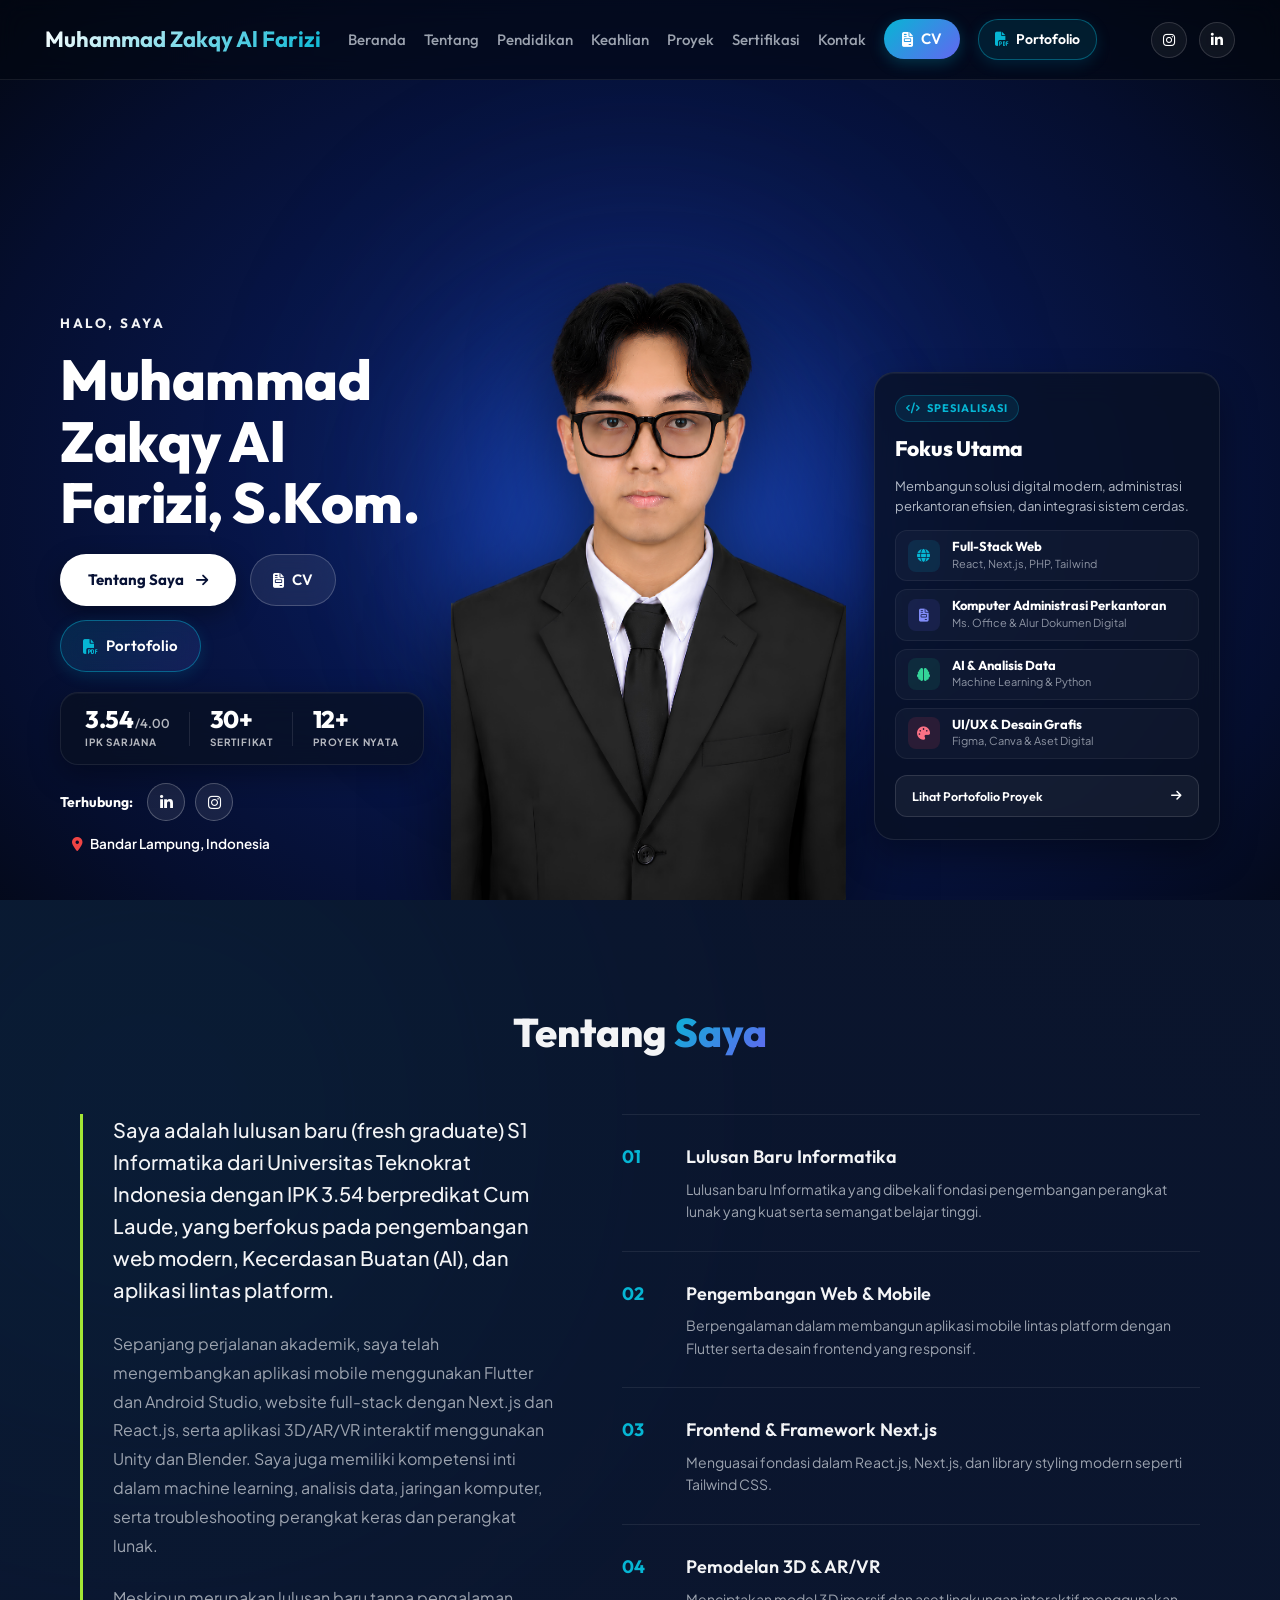
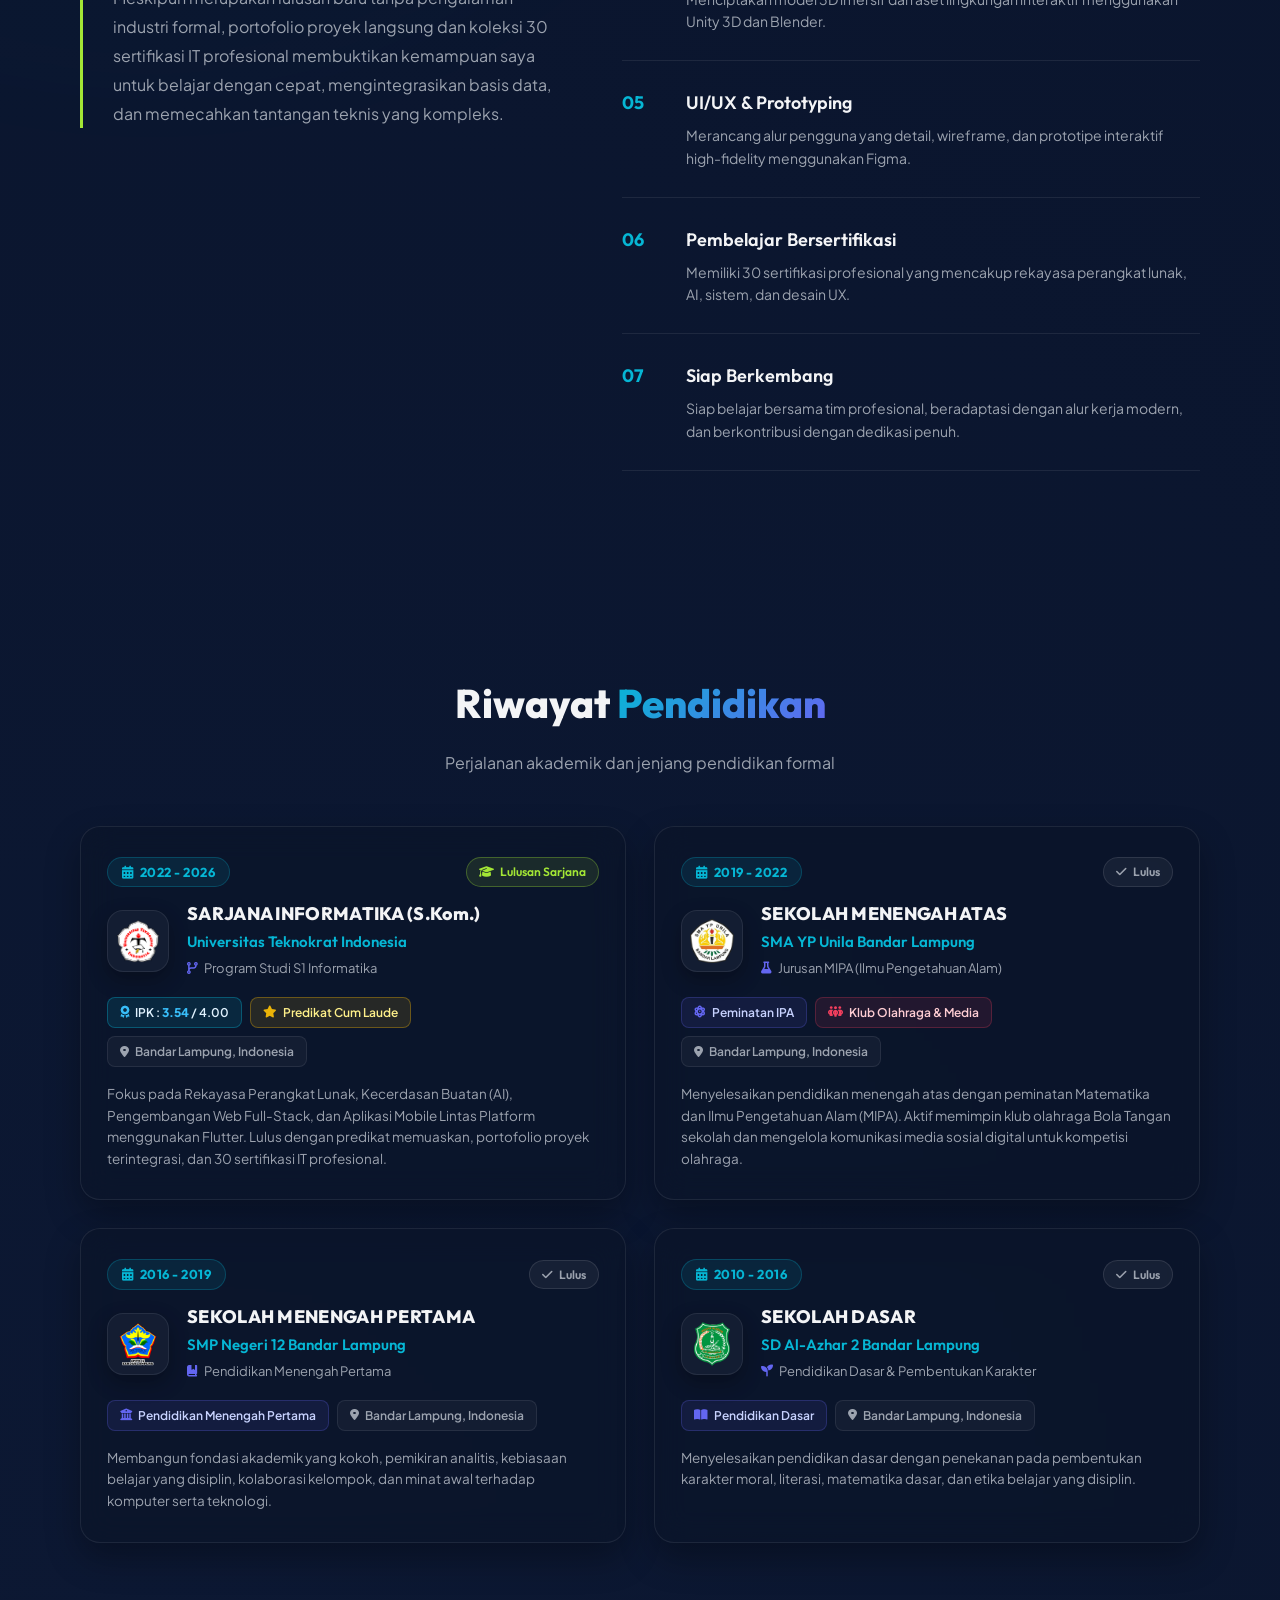
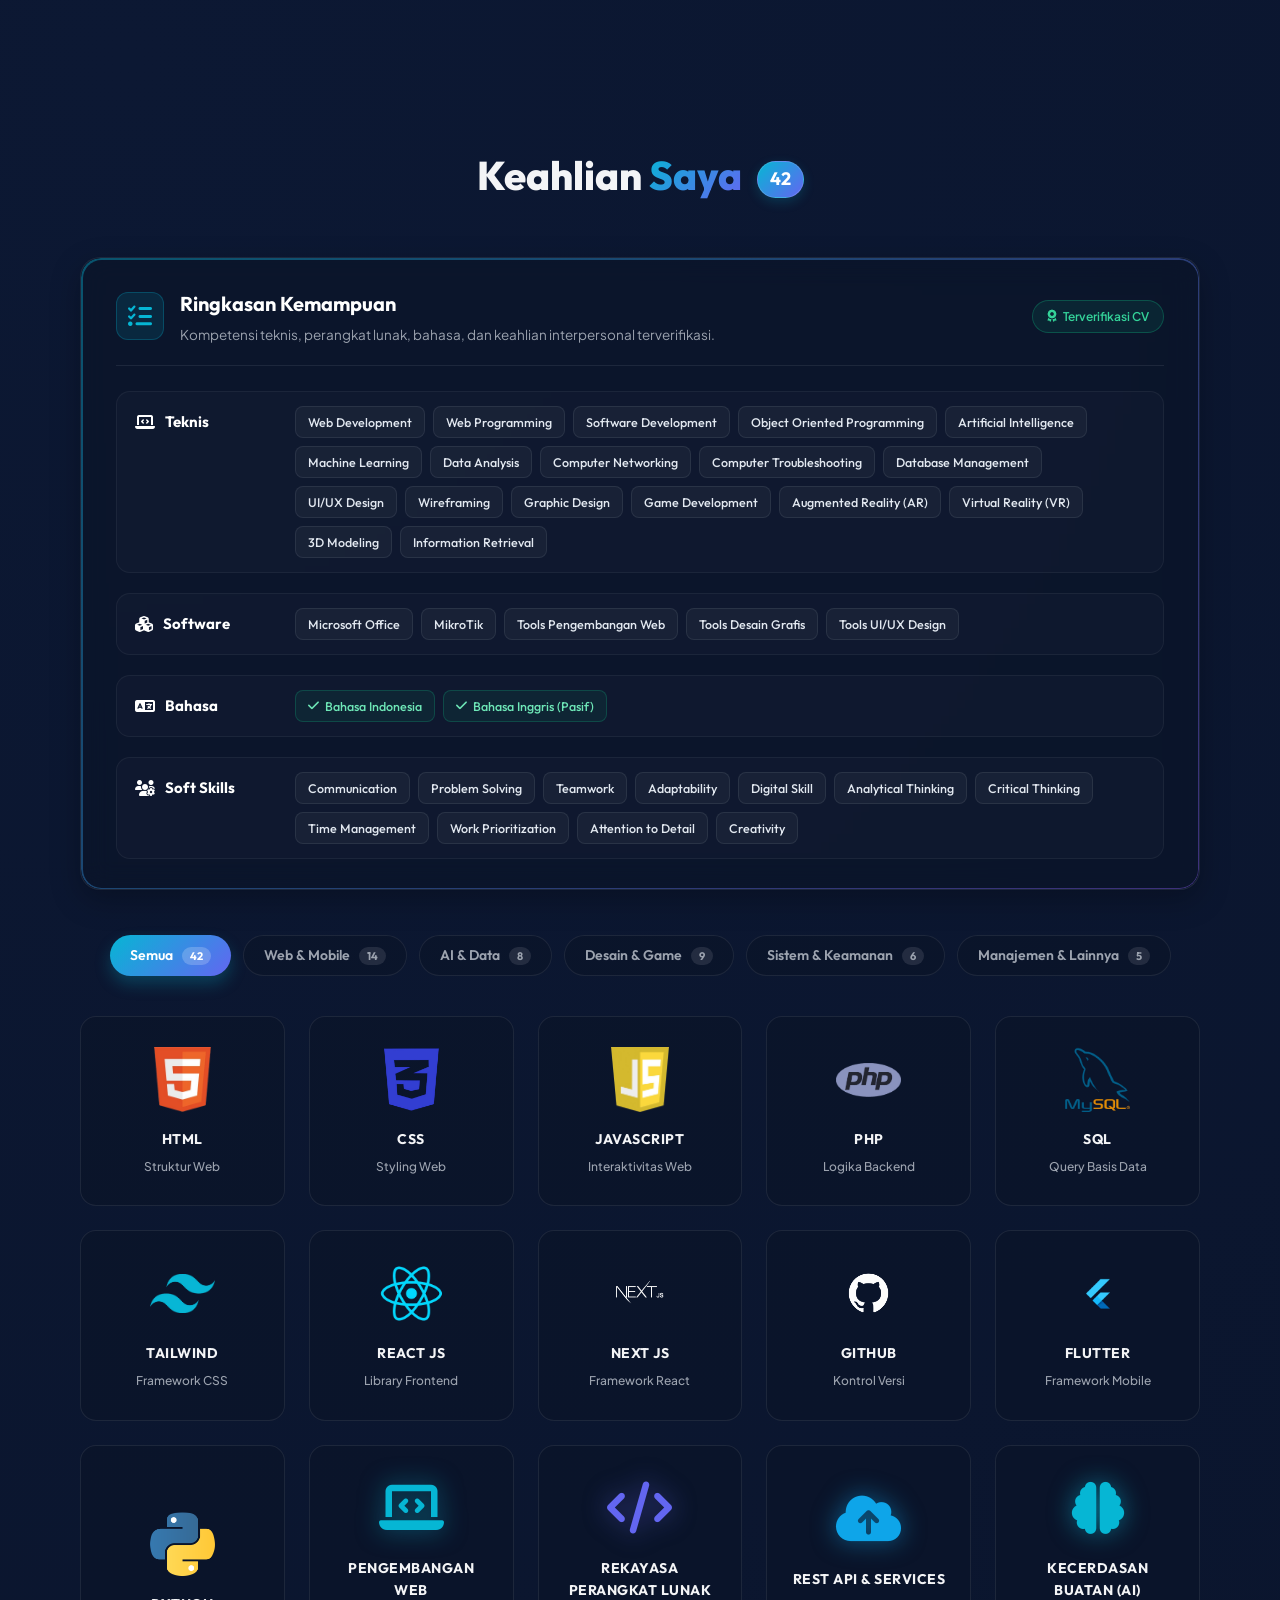
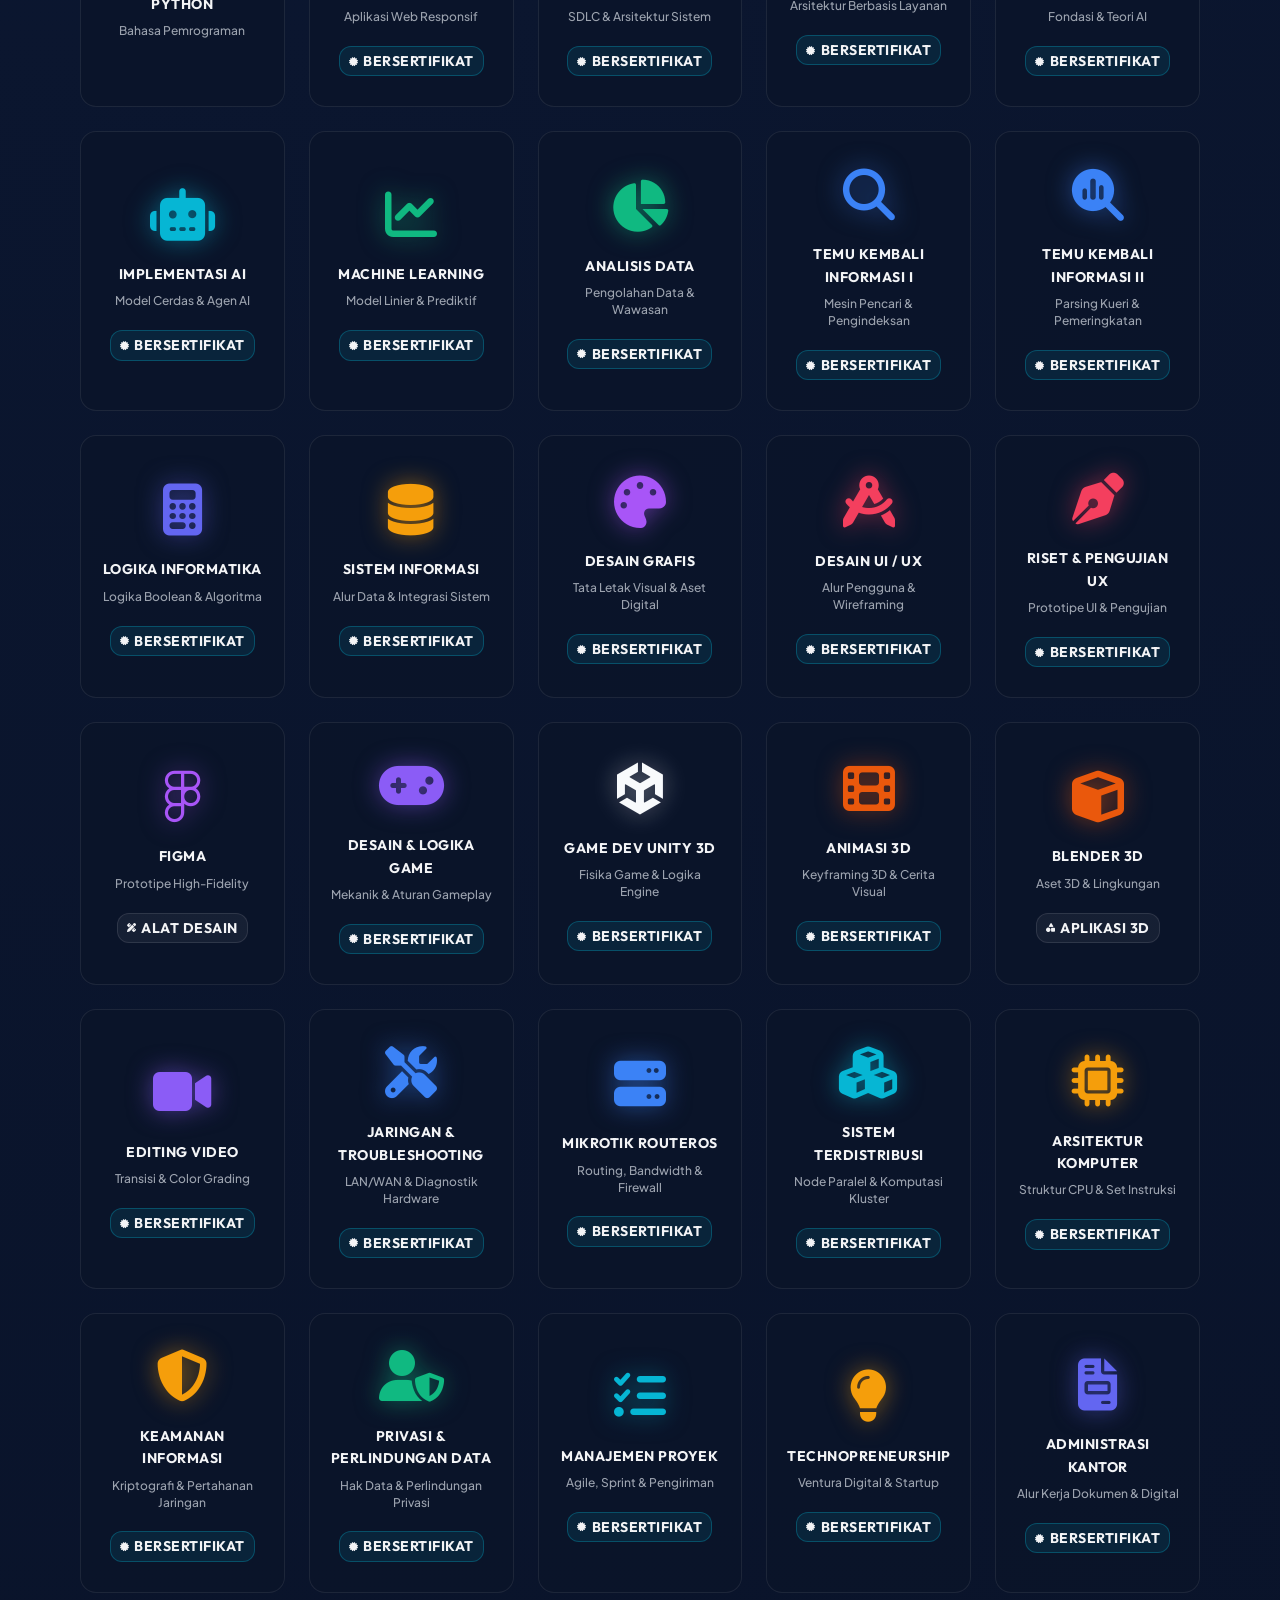
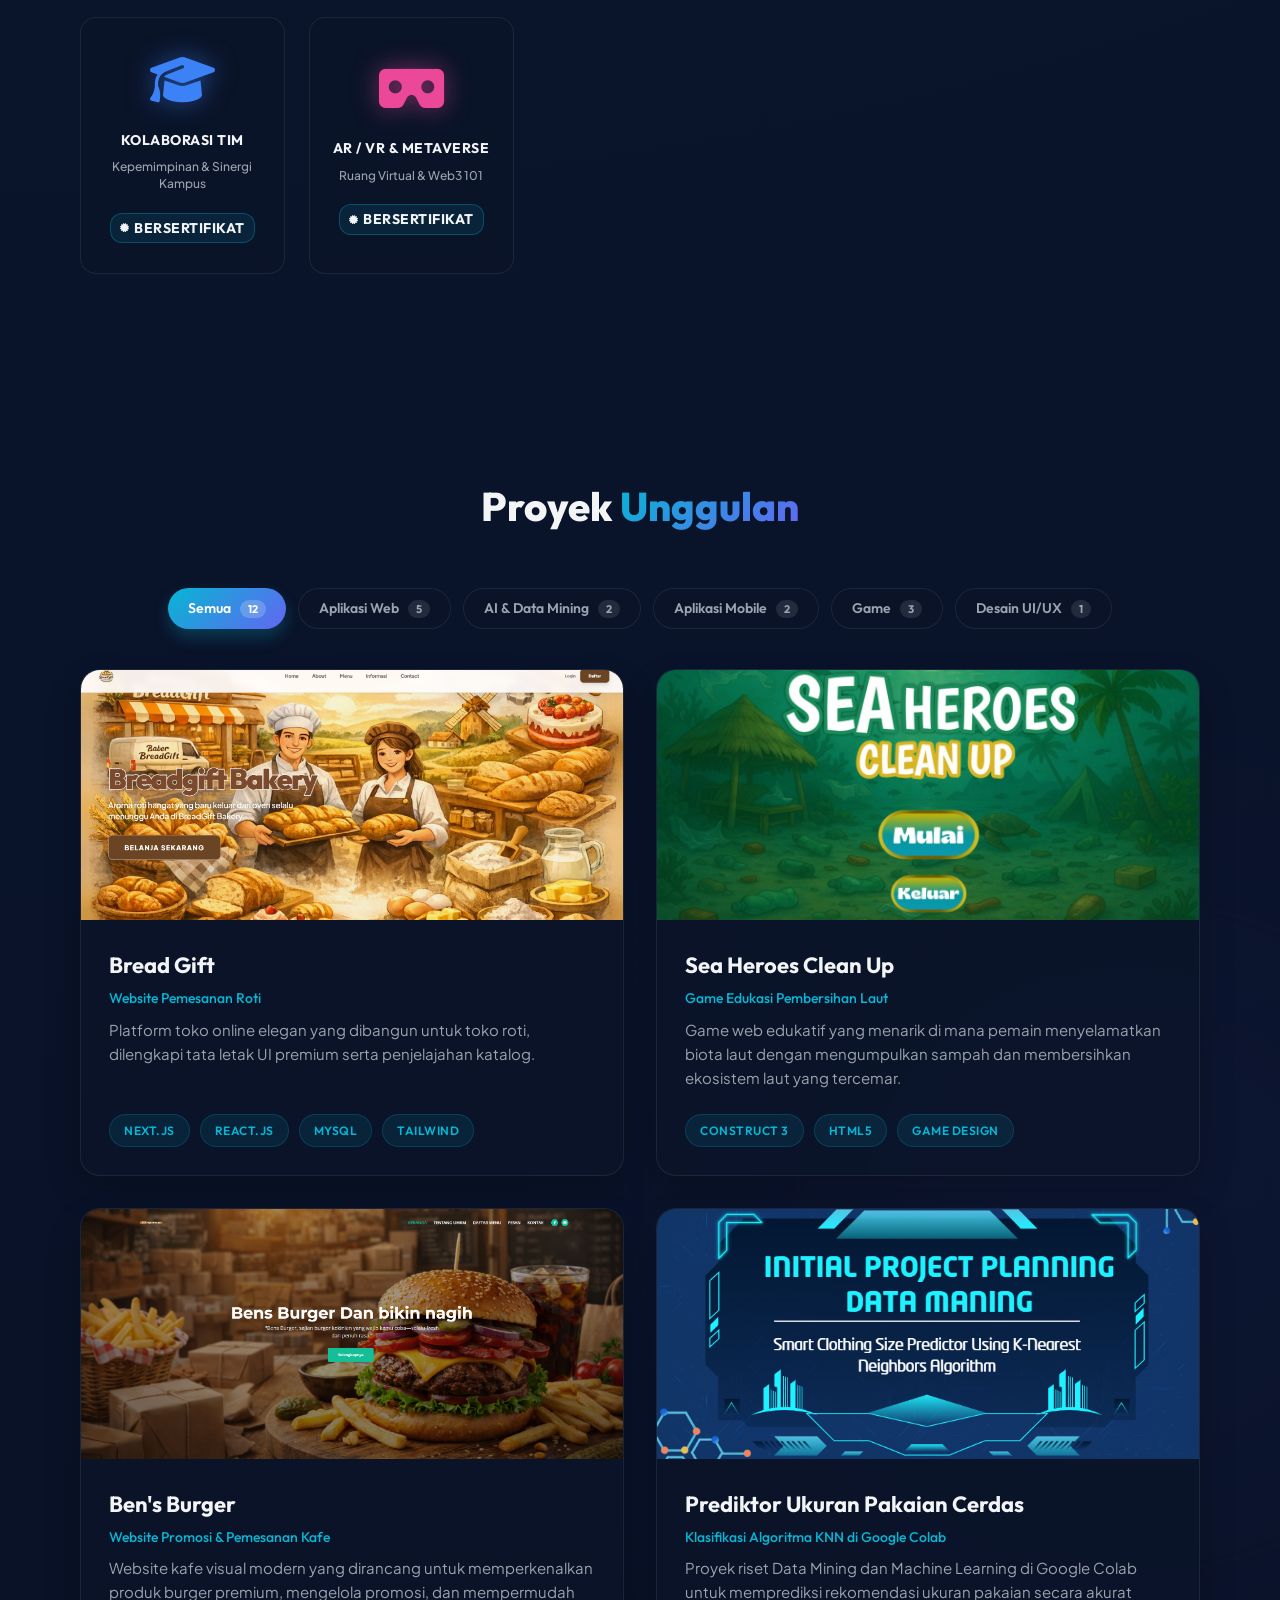
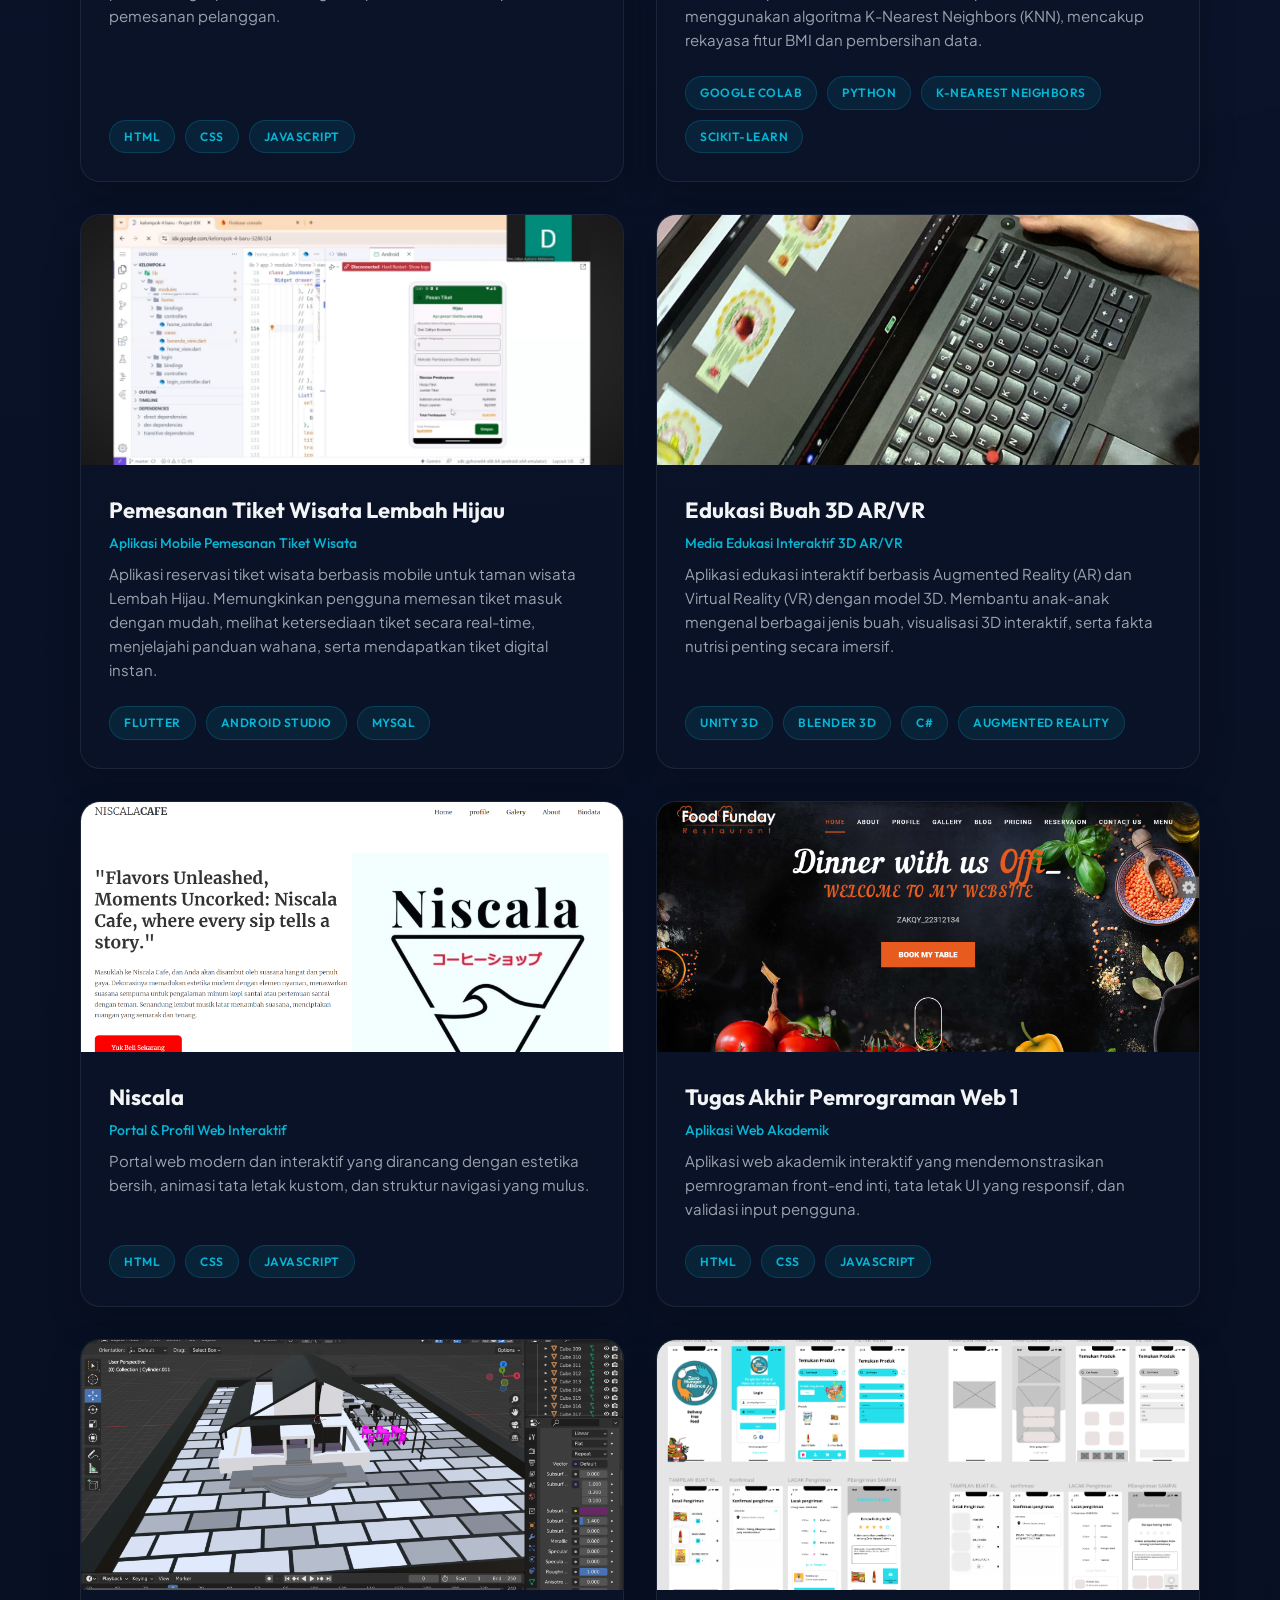
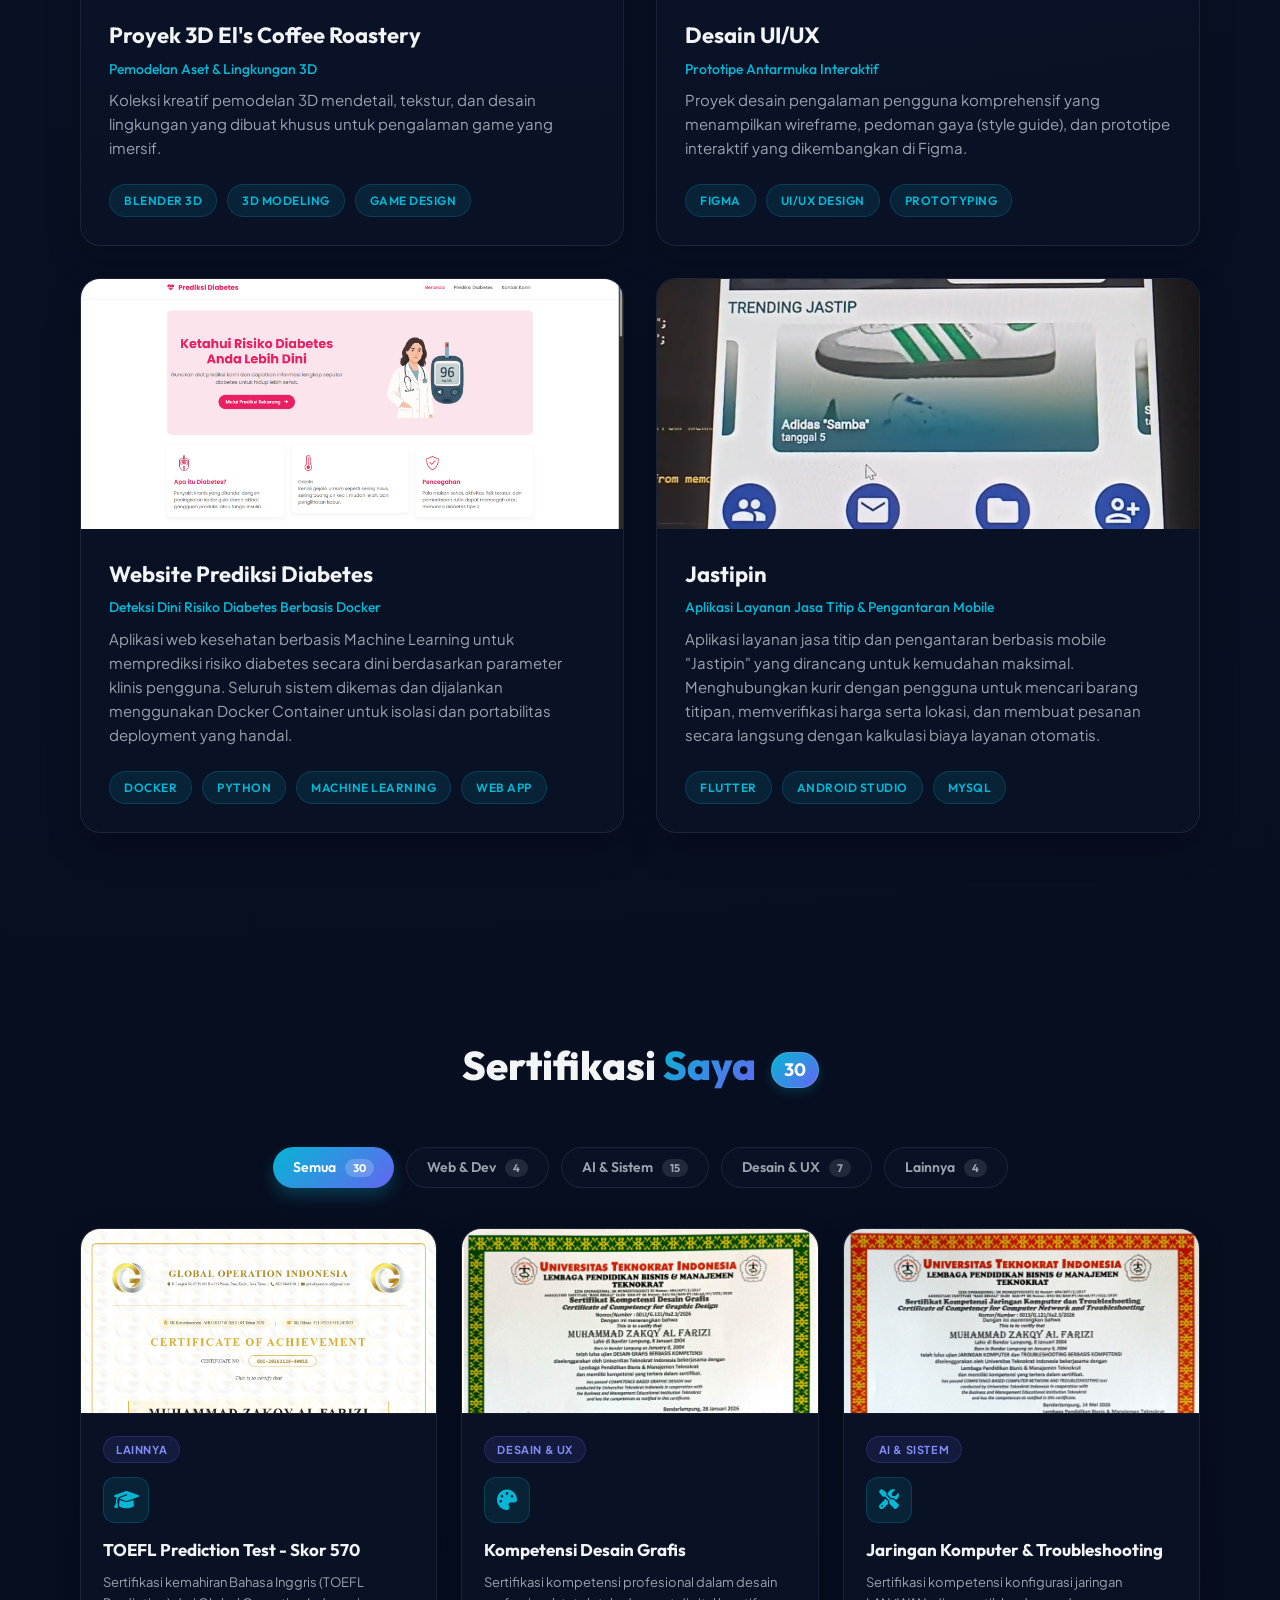
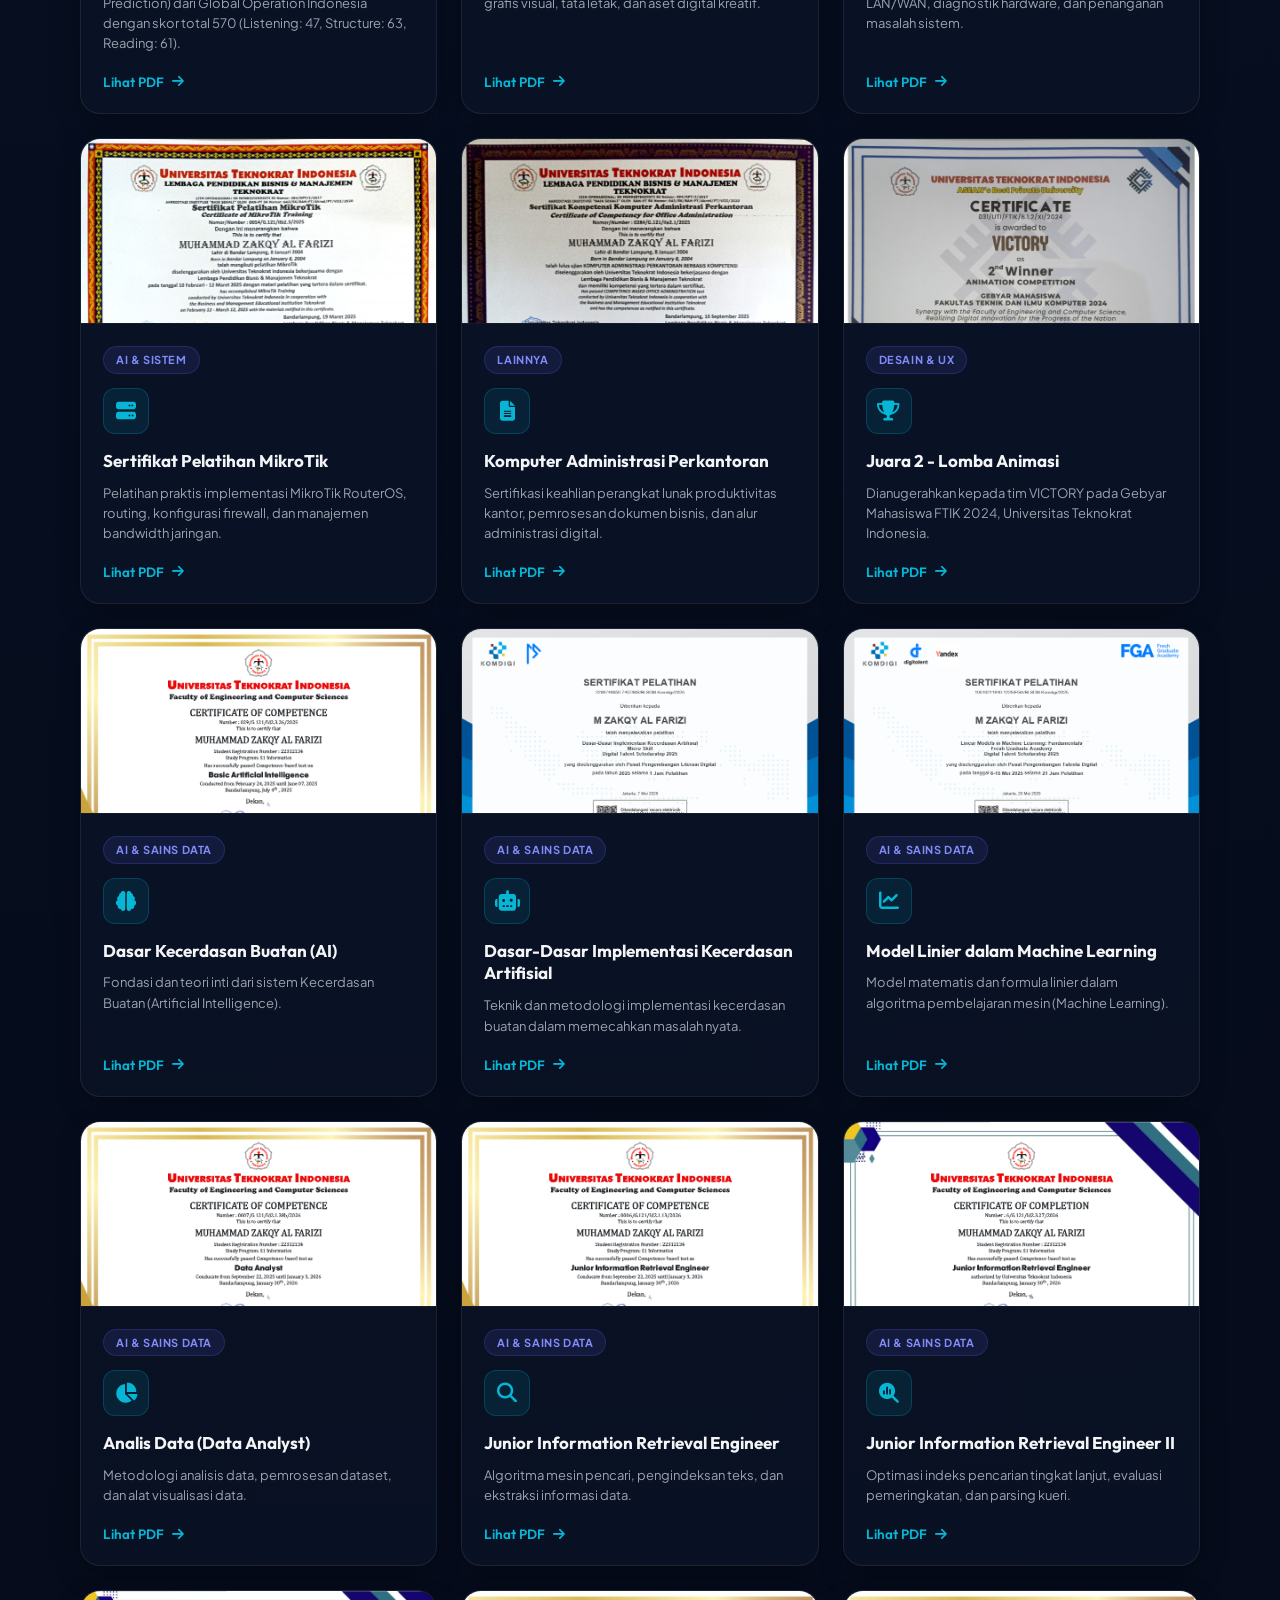
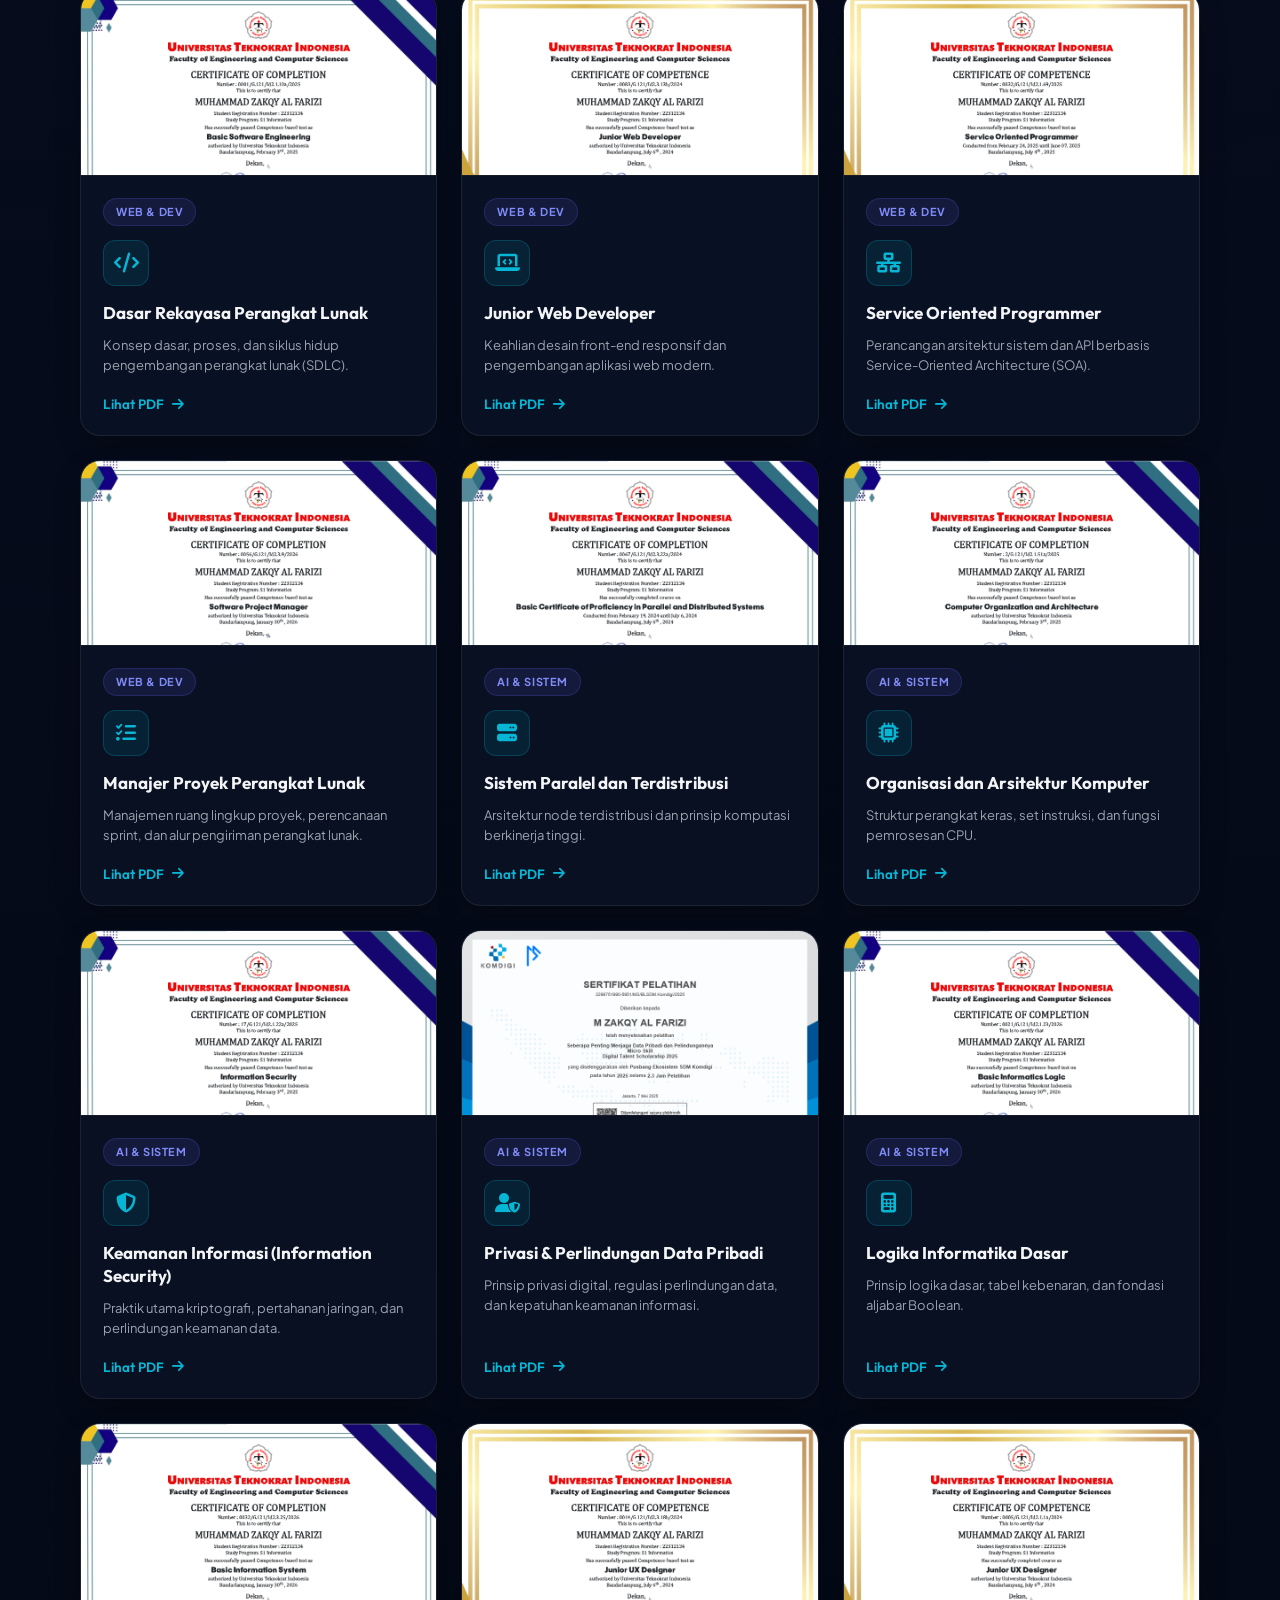
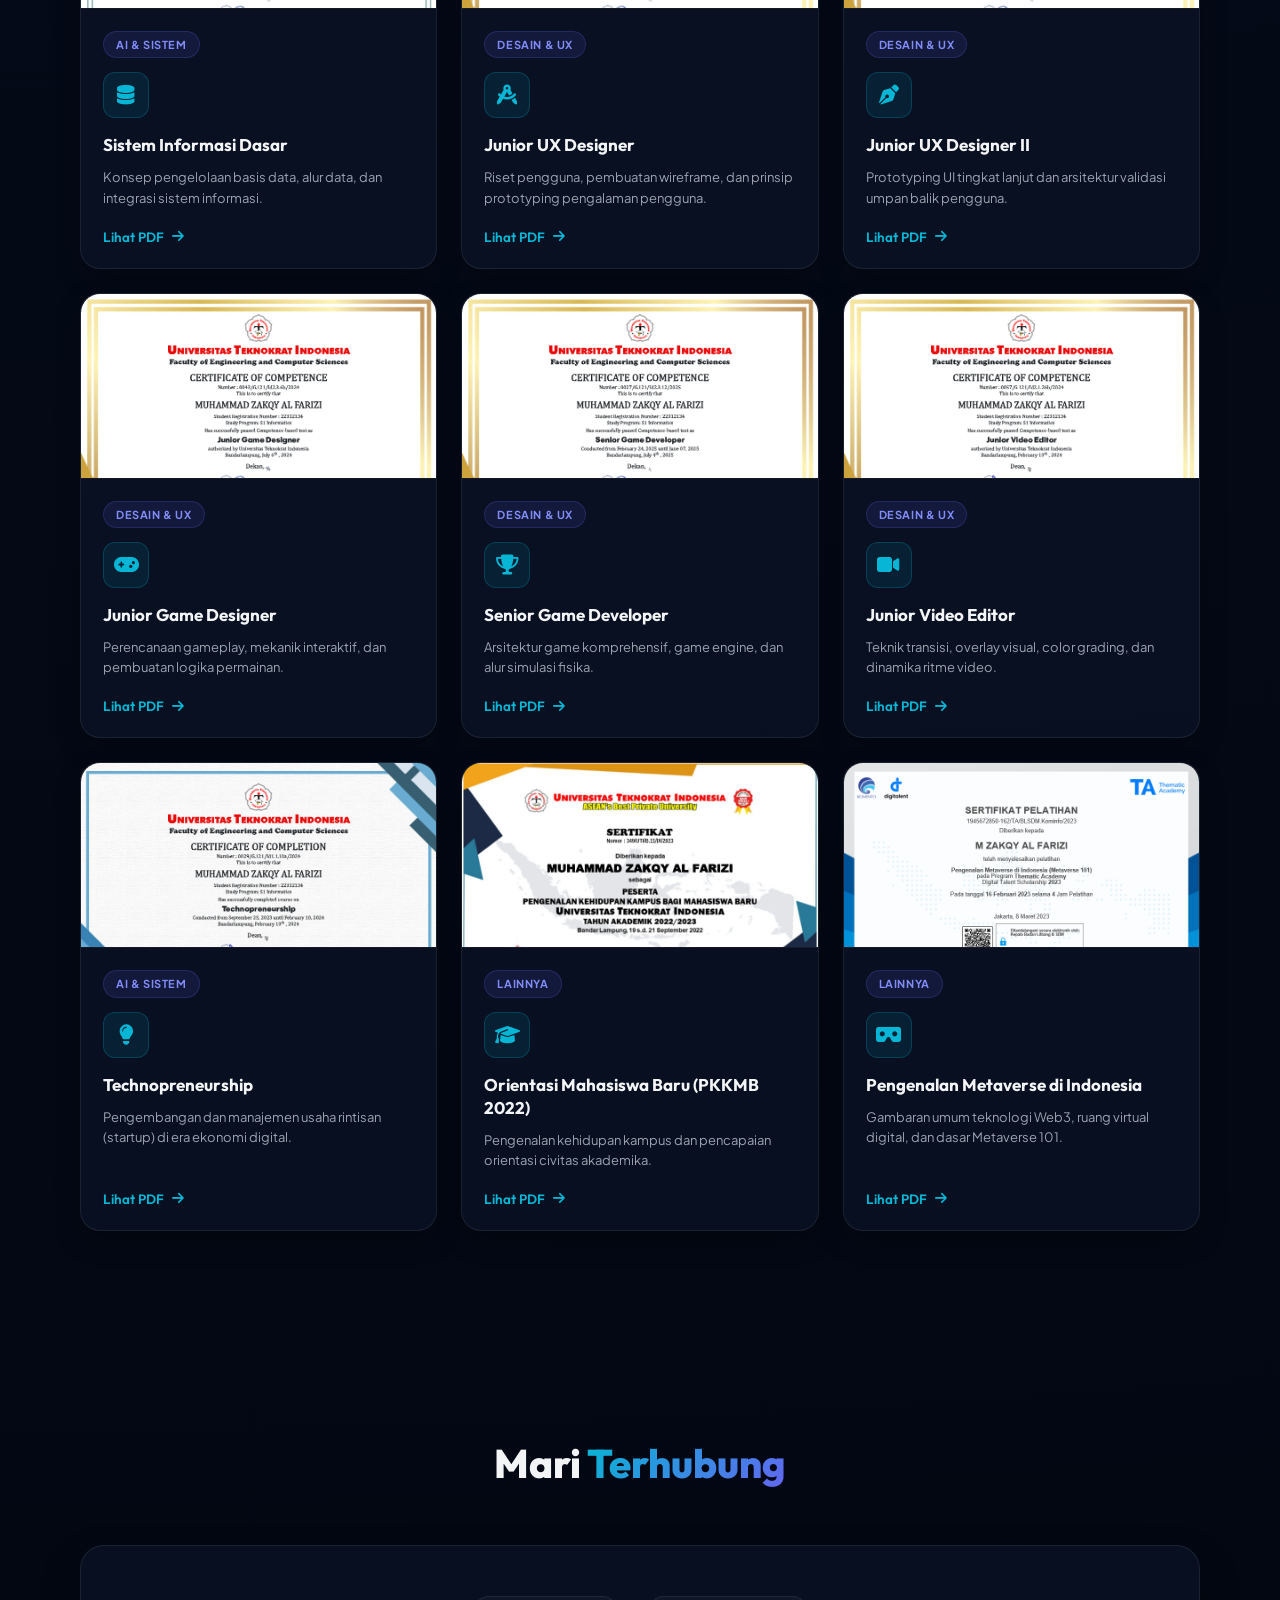
<file: index.html>
<!DOCTYPE html>
<html lang="id">

<head>
    <meta charset="UTF-8">
    <meta name="viewport" content="width=device-width, initial-scale=1.0">
    <title>Muhammad Zakqy Al Farizi | Portofolio</title>

    <!-- font awesome -->
    <link rel="stylesheet" href="fontawesome/css/all.css">

    <!-- AOS ANIMATION -->
    <link href="https://unpkg.com/aos@2.3.1/dist/aos.css" rel="stylesheet">

    <!-- my style css -->
    <link rel="stylesheet" href="style/style.css">
</head>

<body>
    <!-- Glowing Background Blobs -->
    <div class="blob blob-1"></div>
    <div class="blob blob-2"></div>

    <!-- HEADER NAVBAR -->
    <header id="navbar">
        <a href="#home" class="nav-brand">
            <h2>Muhammad Zakqy Al Farizi</h2>
        </a>
        <ul>
            <li><a href="#home">Beranda</a></li>
            <li><a href="#about">Tentang</a></li>
            <li><a href="#education">Pendidikan</a></li>
            <li><a href="#skill">Keahlian</a></li>
            <li><a href="#project">Proyek</a></li>
            <li><a href="#certification">Sertifikasi</a></li>
            <li><a href="#contact">Kontak</a></li>
            <li><a href="CV ATS MUHAMMAD ZAKQY AL FARIZI.pdf" target="_blank" class="nav-cv-btn"><i
                        class="fa-solid fa-file-invoice"></i> CV</a></li>
            <li><a href="Portofolio Muhammad Zakqy Al Farizi.pdf" target="_blank" class="nav-portfolio-btn"
                    title="Portofolio PDF"><i class="fa-solid fa-file-pdf"></i> Portofolio</a></li>
        </ul>
        <div class="nav-right-actions">
            <a href="https://www.instagram.com/zakzakqy/" target="_blank" class="nav-icon-link" title="Instagram">
                <i class="fa-brands fa-instagram"></i>
            </a>
            <a href="https://www.linkedin.com/in/mzakqyalfarizi/" target="_blank" class="nav-icon-link"
                title="LinkedIn">
                <i class="fa-brands fa-linkedin-in"></i>
            </a>
            <button class="nav-menu-btn hamburger-menu" aria-label="Menu Toggle">
                <i class="fa-solid fa-bars"></i>
            </button>
        </div>
    </header>

    <!-- HOME SECTION -->
    <section class="home" id="home">
        <div class="hero-container">
            <!-- LEFT COLUMN: Greeting, Name, CTA Button -->
            <div class="hero-col hero-col-left" data-aos="fade-right" data-aos-duration="1200">
                <div class="hero-kicker">HALO, SAYA</div>
                <h1 class="hero-name">
                    Muhammad<br>
                    Zakqy Al<br>
                    Farizi, S.Kom.
                </h1>
                <div class="hero-cta-wrapper">
                    <a href="#about" class="btn-tentang-saya">
                        Tentang Saya <i class="fa-solid fa-arrow-right"></i>
                    </a>
                    <a href="CV ATS MUHAMMAD ZAKQY AL FARIZI.pdf" target="_blank" class="btn-hero-cv-pill"
                        title="Curriculum Vitae">
                        <i class="fa-solid fa-file-invoice"></i> CV
                    </a>
                    <a href="Portofolio Muhammad Zakqy Al Farizi.pdf" target="_blank" class="btn-hero-portfolio-pill"
                        title="Portofolio Dokumen PDF">
                        <i class="fa-solid fa-file-pdf"></i> Portofolio
                    </a>
                </div>

                <!-- HERO STATS CARD -->
                <div class="hero-stats-card">
                    <div class="stat-col">
                        <div class="stat-val-wrapper">
                            <span class="stat-value">3.54</span><span class="stat-sub">/4.00</span>
                        </div>
                        <span class="stat-label">IPK SARJANA</span>
                    </div>
                    <div class="stat-divider"></div>
                    <div class="stat-col">
                        <div class="stat-val-wrapper">
                            <span class="stat-value">30+</span>
                        </div>
                        <span class="stat-label">SERTIFIKAT</span>
                    </div>
                    <div class="stat-divider"></div>
                    <div class="stat-col">
                        <div class="stat-val-wrapper">
                            <span class="stat-value">12+</span>
                        </div>
                        <span class="stat-label">PROYEK NYATA</span>
                    </div>
                </div>

                <!-- HERO CONNECT & LOCATION -->
                <div class="hero-connect-bar">
                    <span class="connect-title">Terhubung:</span>
                    <div class="connect-socials">
                        <a href="https://www.linkedin.com/in/mzakqyalfarizi/" target="_blank"
                            class="connect-btn linkedin-btn" title="LinkedIn">
                            <i class="fa-brands fa-linkedin-in"></i>
                        </a>
                        <a href="https://www.instagram.com/zakzakqy/" target="_blank" class="connect-btn instagram-btn"
                            title="Instagram">
                            <i class="fa-brands fa-instagram"></i>
                        </a>
                    </div>
                    <div class="hero-location-badge">
                        <i class="fa-solid fa-location-dot"></i>
                        <span>Bandar Lampung, Indonesia</span>
                    </div>
                </div>
            </div>

            <!-- CENTER COLUMN: Transparent Profile Photo with Blue Aura -->
            <div class="hero-col hero-col-center" data-aos="fade-up" data-aos-duration="1200">
                <div class="hero-photo-stage">
                    <div class="hero-aura-glow"></div>
                    <img src="poto profile/poto transparant.png" alt="Muhammad Zakqy Al Farizi"
                        class="hero-transparent-photo">
                </div>
            </div>

            <!-- RIGHT COLUMN: Core Specialization & Focus -->
            <div class="hero-col hero-col-right" data-aos="fade-left" data-aos-duration="1200">
                <div class="hero-focus-box">
                    <div class="focus-badge"><i class="fa-solid fa-code"></i> Spesialisasi</div>
                    <h3 class="focus-title">Fokus Utama</h3>
                    <p class="focus-subtitle">
                        Membangun solusi digital modern, administrasi perkantoran efisien, dan integrasi sistem cerdas.
                    </p>

                    <div class="hero-focus-list">
                        <div class="hero-focus-item">
                            <div class="focus-icon-wrap"><i class="fa-solid fa-globe"></i></div>
                            <div class="focus-item-info">
                                <span class="focus-name">Full-Stack Web</span>
                                <span class="focus-desc">React, Next.js, PHP, Tailwind</span>
                            </div>
                        </div>
                        <div class="hero-focus-item">
                            <div class="focus-icon-wrap"><i class="fa-solid fa-file-invoice"></i></div>
                            <div class="focus-item-info">
                                <span class="focus-name">Komputer Administrasi Perkantoran</span>
                                <span class="focus-desc">Ms. Office & Alur Dokumen Digital</span>
                            </div>
                        </div>
                        <div class="hero-focus-item">
                            <div class="focus-icon-wrap"><i class="fa-solid fa-brain"></i></div>
                            <div class="focus-item-info">
                                <span class="focus-name">AI & Analisis Data</span>
                                <span class="focus-desc">Machine Learning & Python</span>
                            </div>
                        </div>
                        <div class="hero-focus-item">
                            <div class="focus-icon-wrap"><i class="fa-solid fa-palette"></i></div>
                            <div class="focus-item-info">
                                <span class="focus-name">UI/UX & Desain Grafis</span>
                                <span class="focus-desc">Figma, Canva & Aset Digital</span>
                            </div>
                        </div>
                    </div>

                    <a href="#project" class="hero-explore-btn">
                        <span>Lihat Portofolio Proyek</span>
                        <i class="fa-solid fa-arrow-right"></i>
                    </a>
                </div>
            </div>
        </div>
    </section>

    <!-- ABOUT SECTION -->
    <section class="about" id="about">
        <h1 data-aos="fade-up">Tentang <span>Saya</span></h1>

        <div class="about-content" data-aos="fade-up" data-aos-duration="1200">
            <!-- Left Column: Biography -->
            <div class="about-bio">
                <p class="bio-highlight">Saya adalah lulusan baru (fresh graduate) S1 Informatika dari Universitas Teknokrat Indonesia dengan IPK 3.54 berpredikat Cum Laude, yang berfokus pada pengembangan web modern, Kecerdasan Buatan (AI), dan aplikasi lintas platform.</p>
                <p>Sepanjang perjalanan akademik, saya telah mengembangkan aplikasi mobile menggunakan Flutter dan Android Studio, website full-stack dengan Next.js dan React.js, serta aplikasi 3D/AR/VR interaktif menggunakan Unity dan Blender. Saya juga memiliki kompetensi inti dalam machine learning, analisis data, jaringan komputer, serta troubleshooting perangkat keras dan perangkat lunak.</p>
                <p>Meskipun merupakan lulusan baru tanpa pengalaman industri formal, portofolio proyek langsung dan koleksi 30 sertifikasi IT profesional membuktikan kemampuan saya untuk belajar dengan cepat, mengintegrasikan basis data, dan memecahkan tantangan teknis yang kompleks.</p>
            </div>

            <!-- Right Column: Key Focus Areas -->
            <div class="about-grid">
                <div class="about-grid-item">
                    <div class="item-num">01</div>
                    <div class="item-content">
                        <h4>Lulusan Baru Informatika</h4>
                        <p>Lulusan baru Informatika yang dibekali fondasi pengembangan perangkat lunak yang kuat serta semangat belajar tinggi.</p>
                    </div>
                </div>
                <div class="about-grid-item">
                    <div class="item-num">02</div>
                    <div class="item-content">
                        <h4>Pengembangan Web & Mobile</h4>
                        <p>Berpengalaman dalam membangun aplikasi mobile lintas platform dengan Flutter serta desain frontend yang responsif.</p>
                    </div>
                </div>
                <div class="about-grid-item">
                    <div class="item-num">03</div>
                    <div class="item-content">
                        <h4>Frontend & Framework Next.js</h4>
                        <p>Menguasai fondasi dalam React.js, Next.js, dan library styling modern seperti Tailwind CSS.</p>
                    </div>
                </div>
                <div class="about-grid-item">
                    <div class="item-num">04</div>
                    <div class="item-content">
                        <h4>Pemodelan 3D & AR/VR</h4>
                        <p>Menciptakan model 3D imersif dan aset lingkungan interaktif menggunakan Unity 3D dan Blender.</p>
                    </div>
                </div>
                <div class="about-grid-item">
                    <div class="item-num">05</div>
                    <div class="item-content">
                        <h4>UI/UX & Prototyping</h4>
                        <p>Merancang alur pengguna yang detail, wireframe, dan prototipe interaktif high-fidelity menggunakan Figma.</p>
                    </div>
                </div>
                <div class="about-grid-item">
                    <div class="item-num">06</div>
                    <div class="item-content">
                        <h4>Pembelajar Bersertifikasi</h4>
                        <p>Memiliki 30 sertifikasi profesional yang mencakup rekayasa perangkat lunak, AI, sistem, dan desain UX.</p>
                    </div>
                </div>
                <div class="about-grid-item">
                    <div class="item-num">07</div>
                    <div class="item-content">
                        <h4>Siap Berkembang</h4>
                        <p>Siap belajar bersama tim profesional, beradaptasi dengan alur kerja modern, dan berkontribusi dengan dedikasi penuh.</p>
                    </div>
                </div>
            </div>
        </div>
    </section>

    <!-- EDUCATION SECTION -->
    <section class="education" id="education">
        <h1 data-aos="fade-up">Riwayat <span>Pendidikan</span></h1>
        <p class="education-subtitle" data-aos="fade-up" data-aos-delay="100">
            Perjalanan akademik dan jenjang pendidikan formal
        </p>

        <div class="education-grid">
            <!-- 1. SARJANA INFORMATIKA (2022 - 2026) -->
            <div class="edu-card" data-aos="fade-up" data-aos-delay="150">
                <div class="edu-badge-row">
                    <span class="edu-period"><i class="fa-solid fa-calendar-days"></i> 2022 - 2026</span>
                    <span class="edu-status-tag current"><i class="fa-solid fa-graduation-cap"></i> Lulusan Sarjana</span>
                </div>
                <div class="edu-main-info">
                    <div class="edu-logo-box">
                        <img src="logo pendidikan/UNIVERSITASTEKNOKRAT.png" alt="Universitas Teknokrat Indonesia"
                            class="edu-logo-img">
                    </div>
                    <div class="edu-text">
                        <h2 class="edu-degree">SARJANA INFORMATIKA (S.Kom.)</h2>
                        <h3 class="edu-institution">Universitas Teknokrat Indonesia</h3>
                        <p class="edu-major"><i class="fa-solid fa-code-branch"></i> Program Studi S1 Informatika</p>
                    </div>
                </div>
                <div class="edu-highlights">
                    <div class="edu-metric-badge gpa">
                        <i class="fa-solid fa-award"></i>
                        <span>IPK : <strong>3.54</strong> / 4.00</span>
                    </div>
                    <div class="edu-metric-badge cumlaude">
                        <i class="fa-solid fa-star"></i>
                        <span>Predikat Cum Laude</span>
                    </div>
                    <div class="edu-metric-badge location">
                        <i class="fa-solid fa-location-dot"></i>
                        <span>Bandar Lampung, Indonesia</span>
                    </div>
                </div>
                <p class="edu-description">
                    Fokus pada Rekayasa Perangkat Lunak, Kecerdasan Buatan (AI), Pengembangan Web Full-Stack, dan Aplikasi Mobile Lintas Platform menggunakan Flutter. Lulus dengan predikat memuaskan, portofolio proyek terintegrasi, dan 30 sertifikasi IT profesional.
                </p>
            </div>

            <!-- 2. SMA YP UNILA (2019 - 2022) -->
            <div class="edu-card" data-aos="fade-up" data-aos-delay="250">
                <div class="edu-badge-row">
                    <span class="edu-period"><i class="fa-solid fa-calendar-days"></i> 2019 - 2022</span>
                    <span class="edu-status-tag"><i class="fa-solid fa-check"></i> Lulus</span>
                </div>
                <div class="edu-main-info">
                    <div class="edu-logo-box">
                        <img src="logo pendidikan/sma yp unila.png" alt="SMA YP UNILA Bandar Lampung"
                            class="edu-logo-img">
                    </div>
                    <div class="edu-text">
                        <h2 class="edu-degree">SEKOLAH MENENGAH ATAS</h2>
                        <h3 class="edu-institution">SMA YP Unila Bandar Lampung</h3>
                        <p class="edu-major"><i class="fa-solid fa-flask"></i> Jurusan MIPA (Ilmu Pengetahuan Alam)</p>
                    </div>
                </div>
                <div class="edu-highlights">
                    <div class="edu-metric-badge focus">
                        <i class="fa-solid fa-atom"></i>
                        <span>Peminatan IPA</span>
                    </div>
                    <div class="edu-metric-badge activity">
                        <i class="fa-solid fa-people-group"></i>
                        <span>Klub Olahraga &amp; Media</span>
                    </div>
                    <div class="edu-metric-badge location">
                        <i class="fa-solid fa-location-dot"></i>
                        <span>Bandar Lampung, Indonesia</span>
                    </div>
                </div>
                <p class="edu-description">
                    Menyelesaikan pendidikan menengah atas dengan peminatan Matematika dan Ilmu Pengetahuan Alam (MIPA). Aktif memimpin klub olahraga Bola Tangan sekolah dan mengelola komunikasi media sosial digital untuk kompetisi olahraga.
                </p>
            </div>

            <!-- 3. SMP NEGERI 12 (2016 - 2019) -->
            <div class="edu-card" data-aos="fade-up" data-aos-delay="350">
                <div class="edu-badge-row">
                    <span class="edu-period"><i class="fa-solid fa-calendar-days"></i> 2016 - 2019</span>
                    <span class="edu-status-tag"><i class="fa-solid fa-check"></i> Lulus</span>
                </div>
                <div class="edu-main-info">
                    <div class="edu-logo-box">
                        <img src="logo pendidikan/SMPN 12.png" alt="SMP Negeri 12 Bandar Lampung" class="edu-logo-img">
                    </div>
                    <div class="edu-text">
                        <h2 class="edu-degree">SEKOLAH MENENGAH PERTAMA</h2>
                        <h3 class="edu-institution">SMP Negeri 12 Bandar Lampung</h3>
                        <p class="edu-major"><i class="fa-solid fa-book-bookmark"></i> Pendidikan Menengah Pertama</p>
                    </div>
                </div>
                <div class="edu-highlights">
                    <div class="edu-metric-badge focus">
                        <i class="fa-solid fa-building-columns"></i>
                        <span>Pendidikan Menengah Pertama</span>
                    </div>
                    <div class="edu-metric-badge location">
                        <i class="fa-solid fa-location-dot"></i>
                        <span>Bandar Lampung, Indonesia</span>
                    </div>
                </div>
                <p class="edu-description">
                    Membangun fondasi akademik yang kokoh, pemikiran analitis, kebiasaan belajar yang disiplin, kolaborasi kelompok, dan minat awal terhadap komputer serta teknologi.
                </p>
            </div>

            <!-- 4. SD AL-AZHAR 2 (2010 - 2016) -->
            <div class="edu-card" data-aos="fade-up" data-aos-delay="450">
                <div class="edu-badge-row">
                    <span class="edu-period"><i class="fa-solid fa-calendar-days"></i> 2010 - 2016</span>
                    <span class="edu-status-tag"><i class="fa-solid fa-check"></i> Lulus</span>
                </div>
                <div class="edu-main-info">
                    <div class="edu-logo-box">
                        <img src="logo pendidikan/SD AL AZHAR 2.png" alt="SD Al-Azhar 2 Bandar Lampung"
                            class="edu-logo-img">
                    </div>
                    <div class="edu-text">
                        <h2 class="edu-degree">SEKOLAH DASAR</h2>
                        <h3 class="edu-institution">SD Al-Azhar 2 Bandar Lampung</h3>
                        <p class="edu-major"><i class="fa-solid fa-seedling"></i> Pendidikan Dasar &amp; Pembentukan Karakter</p>
                    </div>
                </div>
                <div class="edu-highlights">
                    <div class="edu-metric-badge focus">
                        <i class="fa-solid fa-book-open"></i>
                        <span>Pendidikan Dasar</span>
                    </div>
                    <div class="edu-metric-badge location">
                        <i class="fa-solid fa-location-dot"></i>
                        <span>Bandar Lampung, Indonesia</span>
                    </div>
                </div>
                <p class="edu-description">
                    Menyelesaikan pendidikan dasar dengan penekanan pada pembentukan karakter moral, literasi, matematika dasar, dan etika belajar yang disiplin.
                </p>
            </div>
        </div>
    </section>

    <!-- SKILLS SECTION -->
    <section class="skill" id="skill">
        <h1 data-aos="fade-up">Keahlian <span>Saya</span> <span class="cert-count-badge">42</span></h1>

        <!-- MATRIKS KEMAMPUAN (CV RESUME OVERVIEW) -->
        <div class="kemampuan-card" data-aos="fade-up">
            <div class="kemampuan-card-header">
                <div class="kemampuan-title-wrap">
                    <i class="fa-solid fa-list-check kemampuan-main-icon"></i>
                    <div>
                        <h3 class="kemampuan-heading">Ringkasan Kemampuan</h3>
                        <p class="kemampuan-sub">Kompetensi teknis, perangkat lunak, bahasa, dan keahlian interpersonal terverifikasi.</p>
                    </div>
                </div>
                <div class="kemampuan-badge"><i class="fa-solid fa-award"></i> Terverifikasi CV</div>
            </div>

            <div class="kemampuan-rows">
                <!-- ROW 1: TEKNIS -->
                <div class="kemampuan-row">
                    <div class="kemampuan-label">
                        <i class="fa-solid fa-laptop-code label-icon c-teal"></i>
                        <span>Teknis</span>
                    </div>
                    <div class="kemampuan-tags">
                        <span class="k-tag">Web Development</span>
                        <span class="k-tag">Web Programming</span>
                        <span class="k-tag">Software Development</span>
                        <span class="k-tag">Object Oriented Programming</span>
                        <span class="k-tag">Artificial Intelligence</span>
                        <span class="k-tag">Machine Learning</span>
                        <span class="k-tag">Data Analysis</span>
                        <span class="k-tag">Computer Networking</span>
                        <span class="k-tag">Computer Troubleshooting</span>
                        <span class="k-tag">Database Management</span>
                        <span class="k-tag">UI/UX Design</span>
                        <span class="k-tag">Wireframing</span>
                        <span class="k-tag">Graphic Design</span>
                        <span class="k-tag">Game Development</span>
                        <span class="k-tag">Augmented Reality (AR)</span>
                        <span class="k-tag">Virtual Reality (VR)</span>
                        <span class="k-tag">3D Modeling</span>
                        <span class="k-tag">Information Retrieval</span>
                    </div>
                </div>

                <!-- ROW 2: SOFTWARE -->
                <div class="kemampuan-row">
                    <div class="kemampuan-label">
                        <i class="fa-solid fa-cubes label-icon c-indigo"></i>
                        <span>Software</span>
                    </div>
                    <div class="kemampuan-tags">
                        <span class="k-tag">Microsoft Office</span>
                        <span class="k-tag">MikroTik</span>
                        <span class="k-tag">Tools Pengembangan Web</span>
                        <span class="k-tag">Tools Desain Grafis</span>
                        <span class="k-tag">Tools UI/UX Design</span>
                    </div>
                </div>

                <!-- ROW 3: BAHASA -->
                <div class="kemampuan-row">
                    <div class="kemampuan-label">
                        <i class="fa-solid fa-language label-icon c-emerald"></i>
                        <span>Bahasa</span>
                    </div>
                    <div class="kemampuan-tags">
                        <span class="k-tag highlight-lang"><i class="fa-solid fa-check"></i> Bahasa Indonesia</span>
                        <span class="k-tag highlight-lang"><i class="fa-solid fa-check"></i> Bahasa Inggris (Pasif)</span>
                    </div>
                </div>

                <!-- ROW 4: SOFT SKILLS -->
                <div class="kemampuan-row">
                    <div class="kemampuan-label">
                        <i class="fa-solid fa-users-gear label-icon c-purple"></i>
                        <span>Soft Skills</span>
                    </div>
                    <div class="kemampuan-tags">
                        <span class="k-tag">Communication</span>
                        <span class="k-tag">Problem Solving</span>
                        <span class="k-tag">Teamwork</span>
                        <span class="k-tag">Adaptability</span>
                        <span class="k-tag">Digital Skill</span>
                        <span class="k-tag">Analytical Thinking</span>
                        <span class="k-tag">Critical Thinking</span>
                        <span class="k-tag">Time Management</span>
                        <span class="k-tag">Work Prioritization</span>
                        <span class="k-tag">Attention to Detail</span>
                        <span class="k-tag">Creativity</span>
                    </div>
                </div>
            </div>
        </div>

        <!-- Skill Filters -->
        <div class="skill-filters" data-aos="fade-up">
            <button class="filter-btn active" data-filter="all">Semua <span class="filter-count">42</span></button>
            <button class="filter-btn" data-filter="web">Web & Mobile <span class="filter-count">14</span></button>
            <button class="filter-btn" data-filter="ai">AI & Data <span class="filter-count">8</span></button>
            <button class="filter-btn" data-filter="design">Desain & Game <span class="filter-count">9</span></button>
            <button class="filter-btn" data-filter="systems">Sistem & Keamanan <span
                    class="filter-count">6</span></button>
            <button class="filter-btn" data-filter="management">Manajemen & Lainnya <span
                    class="filter-count">5</span></button>
        </div>

        <div class="container-image-skill">
            <!-- 1. HTML -->
            <div class="field-image-skill" data-category="web" data-aos="zoom-in" data-aos-delay="50">
                <img src="img/logo_html.png" alt="HTML" class="image-skill">
                <span>HTML</span>
                <p class="skill-desc">Struktur Web</p>
            </div>
            <!-- 2. CSS -->
            <div class="field-image-skill" data-category="web" data-aos="zoom-in" data-aos-delay="100">
                <img src="img/logo_css.png" alt="CSS" class="image-skill">
                <span>CSS</span>
                <p class="skill-desc">Styling Web</p>
            </div>
            <!-- 3. JAVASCRIPT -->
            <div class="field-image-skill" data-category="web" data-aos="zoom-in" data-aos-delay="150">
                <img src="img/logo_javascript.png" alt="JavaScript" class="image-skill">
                <span>JAVASCRIPT</span>
                <p class="skill-desc">Interaktivitas Web</p>
            </div>
            <!-- 4. PHP -->
            <div class="field-image-skill" data-category="web" data-aos="zoom-in" data-aos-delay="200">
                <img src="img/logo_php.png" alt="PHP" class="image-skill">
                <span>PHP</span>
                <p class="skill-desc">Logika Backend</p>
            </div>
            <!-- 5. SQL -->
            <div class="field-image-skill" data-category="web" data-aos="zoom-in" data-aos-delay="250">
                <img src="img/logo_sql.png" alt="SQL" class="image-skill">
                <span>SQL</span>
                <p class="skill-desc">Query Basis Data</p>
            </div>
            <!-- 6. TAILWIND -->
            <div class="field-image-skill" data-category="web" data-aos="zoom-in" data-aos-delay="300">
                <img src="img/logo_talwind.png" alt="Tailwind" class="image-skill">
                <span>TAILWIND</span>
                <p class="skill-desc">Framework CSS</p>
            </div>
            <!-- 7. REACT JS -->
            <div class="field-image-skill" data-category="web" data-aos="zoom-in" data-aos-delay="350">
                <img src="img/logo_reactjs.png" alt="ReactJS" class="image-skill">
                <span>REACT JS</span>
                <p class="skill-desc">Library Frontend</p>
            </div>
            <!-- 8. NEXT JS -->
            <div class="field-image-skill" data-category="web" data-aos="zoom-in" data-aos-delay="400">
                <img src="img/nextjs.png" alt="NextJS" class="image-skill">
                <span>NEXT JS</span>
                <p class="skill-desc">Framework React</p>
            </div>
            <!-- 9. GITHUB -->
            <div class="field-image-skill" data-category="web" data-aos="zoom-in" data-aos-delay="450">
                <img src="img/logo_github.png" alt="Github" class="image-skill">
                <span>GITHUB</span>
                <p class="skill-desc">Kontrol Versi</p>
            </div>
            <!-- 10. FLUTTER -->
            <div class="field-image-skill" data-category="web" data-aos="zoom-in" data-aos-delay="500">
                <img src="img/flutter.png" alt="Flutter" class="image-skill">
                <span>FLUTTER</span>
                <p class="skill-desc">Framework Mobile</p>
            </div>
            <!-- 11. PYTHON -->
            <div class="field-image-skill" data-category="web" data-aos="zoom-in" data-aos-delay="550">
                <img src="img/python.png" alt="Python" class="image-skill">
                <span>PYTHON</span>
                <p class="skill-desc">Bahasa Pemrograman</p>
            </div>

            <!-- CERTIFICATE 1: Junior Web Developer -->
            <div class="field-image-skill" data-category="web" data-aos="zoom-in" data-aos-delay="100">
                <i class="fa-solid fa-laptop-code skill-icon-fa c-teal"></i>
                <span>PENGEMBANGAN WEB</span>
                <p class="skill-desc">Aplikasi Web Responsif</p>
                <span class="skill-cert-tag"><i class="fa-solid fa-certificate"></i> Bersertifikat</span>
            </div>

            <!-- CERTIFICATE 2: Basic Software Engineering -->
            <div class="field-image-skill" data-category="web" data-aos="zoom-in" data-aos-delay="150">
                <i class="fa-solid fa-code skill-icon-fa c-indigo"></i>
                <span>REKAYASA PERANGKAT LUNAK</span>
                <p class="skill-desc">SDLC & Arsitektur Sistem</p>
                <span class="skill-cert-tag"><i class="fa-solid fa-certificate"></i> Bersertifikat</span>
            </div>

            <!-- CERTIFICATE 3: Service Oriented Programmer -->
            <div class="field-image-skill" data-category="web" data-aos="zoom-in" data-aos-delay="200">
                <i class="fa-solid fa-cloud-arrow-up skill-icon-fa c-sky"></i>
                <span>REST API & SERVICES</span>
                <p class="skill-desc">Arsitektur Berbasis Layanan</p>
                <span class="skill-cert-tag"><i class="fa-solid fa-certificate"></i> Bersertifikat</span>
            </div>

            <!-- CERTIFICATE 4: Basic Artificial Intelligence -->
            <div class="field-image-skill" data-category="ai" data-aos="zoom-in" data-aos-delay="100">
                <i class="fa-solid fa-brain skill-icon-fa c-cyan"></i>
                <span>KECERDASAN BUATAN (AI)</span>
                <p class="skill-desc">Fondasi & Teori AI</p>
                <span class="skill-cert-tag"><i class="fa-solid fa-certificate"></i> Bersertifikat</span>
            </div>

            <!-- CERTIFICATE 5: Dasar-Dasar Implementasi Kecerdasan Artifisial -->
            <div class="field-image-skill" data-category="ai" data-aos="zoom-in" data-aos-delay="150">
                <i class="fa-solid fa-robot skill-icon-fa c-teal"></i>
                <span>IMPLEMENTASI AI</span>
                <p class="skill-desc">Model Cerdas & Agen AI</p>
                <span class="skill-cert-tag"><i class="fa-solid fa-certificate"></i> Bersertifikat</span>
            </div>

            <!-- CERTIFICATE 6: Linear Models in Machine Learning -->
            <div class="field-image-skill" data-category="ai" data-aos="zoom-in" data-aos-delay="200">
                <i class="fa-solid fa-chart-line skill-icon-fa c-emerald"></i>
                <span>MACHINE LEARNING</span>
                <p class="skill-desc">Model Linier & Prediktif</p>
                <span class="skill-cert-tag"><i class="fa-solid fa-certificate"></i> Bersertifikat</span>
            </div>

            <!-- CERTIFICATE 7: Data Analyst -->
            <div class="field-image-skill" data-category="ai" data-aos="zoom-in" data-aos-delay="250">
                <i class="fa-solid fa-chart-pie skill-icon-fa c-emerald"></i>
                <span>ANALISIS DATA</span>
                <p class="skill-desc">Pengolahan Data & Wawasan</p>
                <span class="skill-cert-tag"><i class="fa-solid fa-certificate"></i> Bersertifikat</span>
            </div>

            <!-- CERTIFICATE 8: Junior Information Retrieval Engineer -->
            <div class="field-image-skill" data-category="ai" data-aos="zoom-in" data-aos-delay="300">
                <i class="fa-solid fa-magnifying-glass skill-icon-fa c-blue"></i>
                <span>TEMU KEMBALI INFORMASI I</span>
                <p class="skill-desc">Mesin Pencari & Pengindeksan</p>
                <span class="skill-cert-tag"><i class="fa-solid fa-certificate"></i> Bersertifikat</span>
            </div>

            <!-- CERTIFICATE 9: Junior Information Retrieval Engineer II -->
            <div class="field-image-skill" data-category="ai" data-aos="zoom-in" data-aos-delay="350">
                <i class="fa-solid fa-magnifying-glass-chart skill-icon-fa c-blue"></i>
                <span>TEMU KEMBALI INFORMASI II</span>
                <p class="skill-desc">Parsing Kueri & Pemeringkatan</p>
                <span class="skill-cert-tag"><i class="fa-solid fa-certificate"></i> Bersertifikat</span>
            </div>

            <!-- CERTIFICATE 10: Basic Informatics Logic -->
            <div class="field-image-skill" data-category="ai" data-aos="zoom-in" data-aos-delay="400">
                <i class="fa-solid fa-calculator skill-icon-fa c-indigo"></i>
                <span>LOGIKA INFORMATIKA</span>
                <p class="skill-desc">Logika Boolean & Algoritma</p>
                <span class="skill-cert-tag"><i class="fa-solid fa-certificate"></i> Bersertifikat</span>
            </div>

            <!-- CERTIFICATE 11: Basic Information System -->
            <div class="field-image-skill" data-category="ai" data-aos="zoom-in" data-aos-delay="450">
                <i class="fa-solid fa-database skill-icon-fa c-amber"></i>
                <span>SISTEM INFORMASI</span>
                <p class="skill-desc">Alur Data & Integrasi Sistem</p>
                <span class="skill-cert-tag"><i class="fa-solid fa-certificate"></i> Bersertifikat</span>
            </div>

            <!-- CERTIFICATE 12: Sertifikat Kompetensi Desain Grafis -->
            <div class="field-image-skill" data-category="design" data-aos="zoom-in" data-aos-delay="100">
                <i class="fa-solid fa-palette skill-icon-fa c-purple"></i>
                <span>DESAIN GRAFIS</span>
                <p class="skill-desc">Tata Letak Visual & Aset Digital</p>
                <span class="skill-cert-tag"><i class="fa-solid fa-certificate"></i> Bersertifikat</span>
            </div>

            <!-- CERTIFICATE 13: Junior UX Designer -->
            <div class="field-image-skill" data-category="design" data-aos="zoom-in" data-aos-delay="150">
                <i class="fa-solid fa-compass-drafting skill-icon-fa c-rose"></i>
                <span>DESAIN UI / UX</span>
                <p class="skill-desc">Alur Pengguna & Wireframing</p>
                <span class="skill-cert-tag"><i class="fa-solid fa-certificate"></i> Bersertifikat</span>
            </div>

            <!-- CERTIFICATE 14: Junior UX Designer 2 -->
            <div class="field-image-skill" data-category="design" data-aos="zoom-in" data-aos-delay="200">
                <i class="fa-solid fa-pen-nib skill-icon-fa c-rose"></i>
                <span>RISET & PENGUJIAN UX</span>
                <p class="skill-desc">Prototipe UI & Pengujian</p>
                <span class="skill-cert-tag"><i class="fa-solid fa-certificate"></i> Bersertifikat</span>
            </div>

            <!-- DESIGN TOOL: FIGMA -->
            <div class="field-image-skill" data-category="design" data-aos="zoom-in" data-aos-delay="250">
                <i class="fa-brands fa-figma skill-icon-fa c-purple"></i>
                <span>FIGMA</span>
                <p class="skill-desc">Prototipe High-Fidelity</p>
                <span class="skill-tool-tag"><i class="fa-solid fa-pen-ruler"></i> Alat Desain</span>
            </div>

            <!-- CERTIFICATE 15: Junior Game Designer -->
            <div class="field-image-skill" data-category="design" data-aos="zoom-in" data-aos-delay="300">
                <i class="fa-solid fa-gamepad skill-icon-fa c-violet"></i>
                <span>DESAIN & LOGIKA GAME</span>
                <p class="skill-desc">Mekanik & Aturan Gameplay</p>
                <span class="skill-cert-tag"><i class="fa-solid fa-certificate"></i> Bersertifikat</span>
            </div>

            <!-- CERTIFICATE 16: Senior Game Developer -->
            <div class="field-image-skill" data-category="design" data-aos="zoom-in" data-aos-delay="350">
                <i class="fa-brands fa-unity skill-icon-fa c-white"></i>
                <span>GAME DEV UNITY 3D</span>
                <p class="skill-desc">Fisika Game & Logika Engine</p>
                <span class="skill-cert-tag"><i class="fa-solid fa-certificate"></i> Bersertifikat</span>
            </div>

            <!-- CERTIFICATE 17: SERTIFIKAT LOMBA ANIMASI (Juara 2) -->
            <div class="field-image-skill" data-category="design" data-aos="zoom-in" data-aos-delay="400">
                <i class="fa-solid fa-film skill-icon-fa c-orange"></i>
                <span>ANIMASI 3D</span>
                <p class="skill-desc">Keyframing 3D & Cerita Visual</p>
                <span class="skill-cert-tag"><i class="fa-solid fa-certificate"></i> Bersertifikat</span>
            </div>

            <!-- 3D TOOL: BLENDER 3D -->
            <div class="field-image-skill" data-category="design" data-aos="zoom-in" data-aos-delay="450">
                <i class="fa-solid fa-cube skill-icon-fa c-orange"></i>
                <span>BLENDER 3D</span>
                <p class="skill-desc">Aset 3D & Lingkungan</p>
                <span class="skill-tool-tag"><i class="fa-solid fa-shapes"></i> Aplikasi 3D</span>
            </div>

            <!-- CERTIFICATE 18: Junior Video Editor -->
            <div class="field-image-skill" data-category="design" data-aos="zoom-in" data-aos-delay="500">
                <i class="fa-solid fa-video skill-icon-fa c-violet"></i>
                <span>EDITING VIDEO</span>
                <p class="skill-desc">Transisi & Color Grading</p>
                <span class="skill-cert-tag"><i class="fa-solid fa-certificate"></i> Bersertifikat</span>
            </div>

            <!-- CERTIFICATE 19: Jaringan Komputer dan Troubleshooting -->
            <div class="field-image-skill" data-category="systems" data-aos="zoom-in" data-aos-delay="100">
                <i class="fa-solid fa-screwdriver-wrench skill-icon-fa c-blue"></i>
                <span>JARINGAN & TROUBLESHOOTING</span>
                <p class="skill-desc">LAN/WAN & Diagnostik Hardware</p>
                <span class="skill-cert-tag"><i class="fa-solid fa-certificate"></i> Bersertifikat</span>
            </div>

            <!-- CERTIFICATE 20: Sertifikat Pelatihan Mikrotik -->
            <div class="field-image-skill" data-category="systems" data-aos="zoom-in" data-aos-delay="150">
                <i class="fa-solid fa-server skill-icon-fa c-blue"></i>
                <span>MIKROTIK ROUTEROS</span>
                <p class="skill-desc">Routing, Bandwidth & Firewall</p>
                <span class="skill-cert-tag"><i class="fa-solid fa-certificate"></i> Bersertifikat</span>
            </div>

            <!-- CERTIFICATE 21: Parallel and Distributed Systems -->
            <div class="field-image-skill" data-category="systems" data-aos="zoom-in" data-aos-delay="200">
                <i class="fa-solid fa-cubes skill-icon-fa c-teal"></i>
                <span>SISTEM TERDISTRIBUSI</span>
                <p class="skill-desc">Node Paralel & Komputasi Kluster</p>
                <span class="skill-cert-tag"><i class="fa-solid fa-certificate"></i> Bersertifikat</span>
            </div>

            <!-- CERTIFICATE 22: Computer Organization and Architecture -->
            <div class="field-image-skill" data-category="systems" data-aos="zoom-in" data-aos-delay="250">
                <i class="fa-solid fa-microchip skill-icon-fa c-amber"></i>
                <span>ARSITEKTUR KOMPUTER</span>
                <p class="skill-desc">Struktur CPU & Set Instruksi</p>
                <span class="skill-cert-tag"><i class="fa-solid fa-certificate"></i> Bersertifikat</span>
            </div>

            <!-- CERTIFICATE 23: Information Security -->
            <div class="field-image-skill" data-category="systems" data-aos="zoom-in" data-aos-delay="300">
                <i class="fa-solid fa-shield-halved skill-icon-fa c-amber"></i>
                <span>KEAMANAN INFORMASI</span>
                <p class="skill-desc">Kriptografi & Pertahanan Jaringan</p>
                <span class="skill-cert-tag"><i class="fa-solid fa-certificate"></i> Bersertifikat</span>
            </div>

            <!-- CERTIFICATE 24: Menjaga Data Pribadi dan Pelindungannya -->
            <div class="field-image-skill" data-category="systems" data-aos="zoom-in" data-aos-delay="350">
                <i class="fa-solid fa-user-shield skill-icon-fa c-emerald"></i>
                <span>PRIVASI & PERLINDUNGAN DATA</span>
                <p class="skill-desc">Hak Data & Perlindungan Privasi</p>
                <span class="skill-cert-tag"><i class="fa-solid fa-certificate"></i> Bersertifikat</span>
            </div>

            <!-- CERTIFICATE 25: Software Project Manager -->
            <div class="field-image-skill" data-category="management" data-aos="zoom-in" data-aos-delay="100">
                <i class="fa-solid fa-list-check skill-icon-fa c-teal"></i>
                <span>MANAJEMEN PROYEK</span>
                <p class="skill-desc">Agile, Sprint & Pengiriman</p>
                <span class="skill-cert-tag"><i class="fa-solid fa-certificate"></i> Bersertifikat</span>
            </div>

            <!-- CERTIFICATE 26: Technopreneurship -->
            <div class="field-image-skill" data-category="management" data-aos="zoom-in" data-aos-delay="150">
                <i class="fa-solid fa-lightbulb skill-icon-fa c-amber"></i>
                <span>TECHNOPRENEURSHIP</span>
                <p class="skill-desc">Ventura Digital & Startup</p>
                <span class="skill-cert-tag"><i class="fa-solid fa-certificate"></i> Bersertifikat</span>
            </div>

            <!-- CERTIFICATE 27: Komputer Administrasi Perkantoran -->
            <div class="field-image-skill" data-category="management" data-aos="zoom-in" data-aos-delay="200">
                <i class="fa-solid fa-file-invoice skill-icon-fa c-indigo"></i>
                <span>ADMINISTRASI KANTOR</span>
                <p class="skill-desc">Alur Kerja Dokumen & Digital</p>
                <span class="skill-cert-tag"><i class="fa-solid fa-certificate"></i> Bersertifikat</span>
            </div>

            <!-- CERTIFICATE 28: Sertifikat 2022PKKMB -->
            <div class="field-image-skill" data-category="management" data-aos="zoom-in" data-aos-delay="250">
                <i class="fa-solid fa-graduation-cap skill-icon-fa c-blue"></i>
                <span>KOLABORASI TIM</span>
                <p class="skill-desc">Kepemimpinan & Sinergi Kampus</p>
                <span class="skill-cert-tag"><i class="fa-solid fa-certificate"></i> Bersertifikat</span>
            </div>

            <!-- CERTIFICATE 29: Metaverse di Indonesia -->
            <div class="field-image-skill" data-category="management" data-aos="zoom-in" data-aos-delay="300">
                <i class="fa-solid fa-vr-cardboard skill-icon-fa c-pink"></i>
                <span>AR / VR & METAVERSE</span>
                <p class="skill-desc">Ruang Virtual & Web3 101</p>
                <span class="skill-cert-tag"><i class="fa-solid fa-certificate"></i> Bersertifikat</span>
            </div>
        </div>
    </section>

    <!-- PROJECTS SECTION -->
    <section class="project" id="project">
        <h1 data-aos="fade-up">Proyek <span>Unggulan</span></h1>

        <!-- Project filters -->
        <div class="project-filters" data-aos="fade-up">
            <button class="filter-btn active" data-filter="all">Semua <span class="filter-count">12</span></button>
            <button class="filter-btn" data-filter="web">Aplikasi Web <span class="filter-count">5</span></button>
            <button class="filter-btn" data-filter="ai">AI &amp; Data Mining <span class="filter-count">2</span></button>
            <button class="filter-btn" data-filter="mobile">Aplikasi Mobile <span class="filter-count">2</span></button>
            <button class="filter-btn" data-filter="game">Game <span class="filter-count">3</span></button>
            <button class="filter-btn" data-filter="design">Desain UI/UX <span class="filter-count">1</span></button>
        </div>

        <div class="container-project">
            <!-- PROJECT 1: Bread Gift (Prioritized) -->
            <div class="field-project" data-category="web" data-aos="fade-right" data-aos-duration="1000">
                <div class="project-img-wrapper">
                    <img src="PROJEK/breadgift.PNG" alt="Bread Gift Website">
                    <div class="project-overlay-btn">
                        <button class="visit-btn" onclick="window.open('https://breadgift.vercel.app/', '_blank')">Demo Langsung</button>
                        <button class="detail-btn" onclick="openProjectModal('breadgift')">Lihat Detail</button>
                    </div>
                </div>
                <div class="field-text-project">
                    <h3>Bread Gift <span>Website Pemesanan Roti</span></h3>
                    <p class="description-project">Platform toko online elegan yang dibangun untuk toko roti, dilengkapi tata letak UI premium serta penjelajahan katalog.</p>
                    <div class="technology-project">
                        <span class="tech-badge">NEXT.JS</span>
                        <span class="tech-badge">REACT.JS</span>
                        <span class="tech-badge">MYSQL</span>
                        <span class="tech-badge">TAILWIND</span>
                    </div>
                </div>
            </div>

            <!-- PROJECT 2: Sea Heroes Clean Up (Prioritized) -->
            <div class="field-project" data-category="game" data-aos="fade-left" data-aos-duration="1000">
                <div class="project-img-wrapper">
                    <img src="PROJEK/GAME SEA HERO CLEAN UP.png" alt="Sea Heroes Clean Up Game">
                    <div class="project-overlay-btn">
                        <button class="visit-btn"
                            onclick="window.open('https://seaheroescleanup.itch.io/sea-heroes-clean-up', '_blank')">Mainkan Game</button>
                        <button class="detail-btn" onclick="openProjectModal('seaheroes')">Lihat Detail</button>
                    </div>
                </div>
                <div class="field-text-project">
                    <h3>Sea Heroes Clean Up <span>Game Edukasi Pembersihan Laut</span></h3>
                    <p class="description-project">Game web edukatif yang menarik di mana pemain menyelamatkan biota laut dengan mengumpulkan sampah dan membersihkan ekosistem laut yang tercemar.</p>
                    <div class="technology-project">
                        <span class="tech-badge">CONSTRUCT 3</span>
                        <span class="tech-badge">HTML5</span>
                        <span class="tech-badge">GAME DESIGN</span>
                    </div>
                </div>
            </div>

            <!-- PROJECT 3: Bens Burger (Prioritized) -->
            <div class="field-project" data-category="web" data-aos="fade-right" data-aos-duration="1000">
                <div class="project-img-wrapper">
                    <img src="PROJEK/bensburger.PNG" alt="Bens Burger Website">
                    <div class="project-overlay-btn">
                        <button class="visit-btn"
                            onclick="window.open('https://bensburgermetro.vercel.app/', '_blank')">Demo Langsung</button>
                        <button class="detail-btn" onclick="openProjectModal('bensburger')">Lihat Detail</button>
                    </div>
                </div>
                <div class="field-text-project">
                    <h3>Ben's Burger <span>Website Promosi &amp; Pemesanan Kafe</span></h3>
                    <p class="description-project">Website kafe visual modern yang dirancang untuk memperkenalkan produk burger premium, mengelola promosi, dan mempermudah pemesanan pelanggan.</p>
                    <div class="technology-project">
                        <span class="tech-badge">HTML</span>
                        <span class="tech-badge">CSS</span>
                        <span class="tech-badge">JAVASCRIPT</span>
                    </div>
                </div>
            </div>

            <!-- PROJECT 4: Prediktor Ukuran Pakaian Cerdas KNN (Google Colab) -->
            <div class="field-project" data-category="ai" data-aos="fade-left" data-aos-duration="1000">
                <div class="project-img-wrapper">
                    <img src="PROJEK/Prediktor Ukuran Pakaian Cerdas Menggunakan Algoritma K-Nearest Neighbors.PNG" alt="Prediktor Ukuran Pakaian Cerdas KNN">
                    <div class="project-overlay-btn">
                        <button class="visit-btn"
                            onclick="window.open('https://colab.research.google.com/drive/19rrO_duuh3mw-ilCObCEa_JY9qosvCaR', '_blank')">Demo
                            Langsung</button>
                        <button class="detail-btn" onclick="openProjectModal('prediktor_pakaian')">Lihat Detail</button>
                    </div>
                </div>
                <div class="field-text-project">
                    <h3>Prediktor Ukuran Pakaian Cerdas <span>Klasifikasi Algoritma KNN di Google Colab</span></h3>
                    <p class="description-project">Proyek riset Data Mining dan Machine Learning di Google Colab untuk memprediksi rekomendasi ukuran pakaian secara akurat menggunakan algoritma K-Nearest Neighbors (KNN), mencakup rekayasa fitur BMI dan pembersihan data.</p>
                    <div class="technology-project">
                        <span class="tech-badge">GOOGLE COLAB</span>
                        <span class="tech-badge">PYTHON</span>
                        <span class="tech-badge">K-NEAREST NEIGHBORS</span>
                        <span class="tech-badge">SCIKIT-LEARN</span>
                    </div>
                </div>
            </div>

            <!-- PROJECT 5: Tiket Wisata Lembah Hijau -->
            <div class="field-project" data-category="mobile" data-aos="fade-right" data-aos-duration="1000">
                <div class="project-img-wrapper">
                    <img src="PROJEK/Aplikasi Pemesanan Tiket Wisata Lembah Hijau.jpg"
                        alt="Lembah Hijau Ticket Booking Mobile App">
                    <div class="project-overlay-btn">
                        <button class="detail-btn" onclick="openProjectModal('tiket_wisata_lembah_hijau')">Lihat Detail</button>
                    </div>
                </div>
                <div class="field-text-project">
                    <h3>Pemesanan Tiket Wisata Lembah Hijau <span>Aplikasi Mobile Pemesanan Tiket Wisata</span></h3>
                    <p class="description-project">Aplikasi reservasi tiket wisata berbasis mobile untuk taman wisata Lembah Hijau. Memungkinkan pengguna memesan tiket masuk dengan mudah, melihat ketersediaan tiket secara real-time, menjelajahi panduan wahana, serta mendapatkan tiket digital instan.</p>
                    <div class="technology-project">
                        <span class="tech-badge">FLUTTER</span>
                        <span class="tech-badge">ANDROID STUDIO</span>
                        <span class="tech-badge">MYSQL</span>
                    </div>
                </div>
            </div>

            <!-- PROJECT 6: AR/VR Fruit Education -->
            <div class="field-project" data-category="game" data-aos="fade-left" data-aos-duration="1000">
                <div class="project-img-wrapper">
                    <img src="PROJEK/Edukasi Buah buahan Melalui ARVR (Augmented Reality Virtual Reality) 3D MODEL .jpg"
                        alt="AR/VR Fruit Education">
                    <div class="project-overlay-btn">
                        <button class="detail-btn" onclick="openProjectModal('edukasi_buah_arvr')">Lihat Detail</button>
                    </div>
                </div>
                <div class="field-text-project">
                    <h3>Edukasi Buah 3D AR/VR <span>Media Edukasi Interaktif 3D AR/VR</span></h3>
                    <p class="description-project">Aplikasi edukasi interaktif berbasis Augmented Reality (AR) dan Virtual Reality (VR) dengan model 3D. Membantu anak-anak mengenal berbagai jenis buah, visualisasi 3D interaktif, serta fakta nutrisi penting secara imersif.</p>
                    <div class="technology-project">
                        <span class="tech-badge">UNITY 3D</span>
                        <span class="tech-badge">BLENDER 3D</span>
                        <span class="tech-badge">C#</span>
                        <span class="tech-badge">AUGMENTED REALITY</span>
                    </div>
                </div>
            </div>

            <!-- PROJECT 7: Niscala -->
            <div class="field-project" data-category="web" data-aos="fade-right" data-aos-duration="1000">
                <div class="project-img-wrapper">
                    <img src="PROJEK/niscala.png" alt="Niscala Website">
                    <div class="project-overlay-btn">
                        <button class="detail-btn" onclick="openProjectModal('niscala')">Lihat Detail</button>
                    </div>
                </div>
                <div class="field-text-project">
                    <h3>Niscala <span>Portal &amp; Profil Web Interaktif</span></h3>
                    <p class="description-project">Portal web modern dan interaktif yang dirancang dengan estetika bersih, animasi tata letak kustom, dan struktur navigasi yang mulus.</p>
                    <div class="technology-project">
                        <span class="tech-badge">HTML</span>
                        <span class="tech-badge">CSS</span>
                        <span class="tech-badge">JAVASCRIPT</span>
                    </div>
                </div>
            </div>

            <!-- PROJECT 8: Tugas Semester 4 -->
            <div class="field-project" data-category="web" data-aos="fade-left" data-aos-duration="1000">
                <div class="project-img-wrapper">
                    <img src="PROJEK/tugas semester 4.png" alt="Tugas Semester 4 Website">
                    <div class="project-overlay-btn">
                        <button class="detail-btn" onclick="openProjectModal('tugas_semester_4')">Lihat Detail</button>
                    </div>
                </div>
                <div class="field-text-project">
                    <h3>Tugas Akhir Pemrograman Web 1 <span>Aplikasi Web Akademik</span></h3>
                    <p class="description-project">Aplikasi web akademik interaktif yang mendemonstrasikan pemrograman front-end inti, tata letak UI yang responsif, dan validasi input pengguna.</p>
                    <div class="technology-project">
                        <span class="tech-badge">HTML</span>
                        <span class="tech-badge">CSS</span>
                        <span class="tech-badge">JAVASCRIPT</span>
                    </div>
                </div>
            </div>

            <!-- PROJECT 9: Desain Game Blender -->
            <div class="field-project" data-category="game" data-aos="fade-right" data-aos-duration="1000">
                <div class="project-img-wrapper">
                    <img src="PROJEK/desain game.png" alt="3D Game Design Blender">
                    <div class="project-overlay-btn">
                        <button class="detail-btn" onclick="openProjectModal('desain_game_blender')">Lihat Detail</button>
                    </div>
                </div>
                <div class="field-text-project">
                    <h3>Proyek 3D El's Coffee Roastery <span>Pemodelan Aset &amp; Lingkungan 3D</span></h3>
                    <p class="description-project">Koleksi kreatif pemodelan 3D mendetail, tekstur, dan desain lingkungan yang dibuat khusus untuk pengalaman game yang imersif.</p>
                    <div class="technology-project">
                        <span class="tech-badge">BLENDER 3D</span>
                        <span class="tech-badge">3D MODELING</span>
                        <span class="tech-badge">GAME DESIGN</span>
                    </div>
                </div>
            </div>

            <!-- PROJECT 10: UI/UX Figma -->
            <div class="field-project" data-category="design" data-aos="fade-left" data-aos-duration="1000">
                <div class="project-img-wrapper">
                    <img src="PROJEK/uiux figma.png" alt="UI/UX Figma Design">
                    <div class="project-overlay-btn">
                        <button class="detail-btn" onclick="openProjectModal('uiux_figma')">Lihat Detail</button>
                    </div>
                </div>
                <div class="field-text-project">
                    <h3>Desain UI/UX <span>Prototipe Antarmuka Interaktif</span></h3>
                    <p class="description-project">Proyek desain pengalaman pengguna komprehensif yang menampilkan wireframe, pedoman gaya (style guide), dan prototipe interaktif yang dikembangkan di Figma.</p>
                    <div class="technology-project">
                        <span class="tech-badge">FIGMA</span>
                        <span class="tech-badge">UI/UX DESIGN</span>
                        <span class="tech-badge">PROTOTYPING</span>
                    </div>
                </div>
            </div>

            <!-- PROJECT 11: Website Prediksi Diabetes (Docker) -->
            <div class="field-project" data-category="web ai" data-aos="fade-right" data-aos-duration="1000">
                <div class="project-img-wrapper">
                    <img src="PROJEK/website pendeteksi diabetes.PNG" alt="Website Prediksi Diabetes">
                    <div class="project-overlay-btn">
                        <button class="detail-btn" onclick="openProjectModal('deteksi_diabetes')">Lihat Detail</button>
                    </div>
                </div>
                <div class="field-text-project">
                    <h3>Website Prediksi Diabetes <span>Deteksi Dini Risiko Diabetes Berbasis Docker</span></h3>
                    <p class="description-project">Aplikasi web kesehatan berbasis Machine Learning untuk memprediksi risiko diabetes secara dini berdasarkan parameter klinis pengguna. Seluruh sistem dikemas dan dijalankan menggunakan Docker Container untuk isolasi dan portabilitas deployment yang handal.</p>
                    <div class="technology-project">
                        <span class="tech-badge">DOCKER</span>
                        <span class="tech-badge">PYTHON</span>
                        <span class="tech-badge">MACHINE LEARNING</span>
                        <span class="tech-badge">WEB APP</span>
                    </div>
                </div>
            </div>

            <!-- PROJECT 12: Jastipin -->
            <div class="field-project" data-category="mobile" data-aos="fade-left" data-aos-duration="1000">
                <div class="project-img-wrapper">
                    <img src="PROJEK/Aplikasi Mobile Jastipin .jpg" alt="Jastipin Mobile App">
                    <div class="project-overlay-btn">
                        <button class="detail-btn" onclick="openProjectModal('jastipin')">Lihat Detail</button>
                    </div>
                </div>
                <div class="field-text-project">
                    <h3>Jastipin <span>Aplikasi Layanan Jasa Titip &amp; Pengantaran Mobile</span></h3>
                    <p class="description-project">Aplikasi layanan jasa titip dan pengantaran berbasis mobile "Jastipin" yang dirancang untuk kemudahan maksimal. Menghubungkan kurir dengan pengguna untuk mencari barang titipan, memverifikasi harga serta lokasi, dan membuat pesanan secara langsung dengan kalkulasi biaya layanan otomatis.</p>
                    <div class="technology-project">
                        <span class="tech-badge">FLUTTER</span>
                        <span class="tech-badge">ANDROID STUDIO</span>
                        <span class="tech-badge">MYSQL</span>
                    </div>
                </div>
            </div>
        </div>
    </section>

    <!-- CERTIFICATIONS SECTION -->
    <section class="certification" id="certification">
        <h1 data-aos="fade-up">Sertifikasi <span>Saya</span> <span class="cert-count-badge">30</span></h1>

        <!-- Filter tabs -->
        <div class="certificate-filters" data-aos="fade-up">
            <button class="filter-btn active" data-filter="all">Semua <span class="filter-count">30</span></button>
            <button class="filter-btn" data-filter="web">Web & Dev <span class="filter-count">4</span></button>
            <button class="filter-btn" data-filter="ai">AI & Sistem <span class="filter-count">15</span></button>
            <button class="filter-btn" data-filter="design">Desain & UX <span class="filter-count">7</span></button>
            <button class="filter-btn" data-filter="others">Lainnya <span class="filter-count">4</span></button>
        </div>

        <div class="container-certificate" data-aos="fade-up" data-aos-duration="1000">
            <!-- Latest Certificate: TOEFL Prediction Test -->
            <div class="field-certificate" data-category="others">
                <div class="cert-img-wrapper"
                    onclick="window.open('PDF SERTIFIKAT/Certificate Toefl Prediction - Muhammad Zakqy Al Farizi.pdf', '_blank')">
                    <img src="img/sertifikat/Certificate Toefl Prediction - Muhammad Zakqy Al Farizi.png"
                        alt="TOEFL Prediction Test - Score 570" class="cert-preview-img" loading="lazy">
                    <div class="cert-img-overlay">
                        <span class="cert-zoom-icon"><i class="fa-solid fa-arrow-up-right-from-square"></i></span>
                    </div>
                </div>
                <div class="cert-card-body">
                    <div class="cert-category-tag">Lainnya</div>
                    <div class="cert-icon"><i class="fa-solid fa-graduation-cap"></i></div>
                    <h3 class="cert-title">TOEFL Prediction Test - Skor 570</h3>
                    <p class="cert-desc">Sertifikasi kemahiran Bahasa Inggris (TOEFL Prediction) dari Global Operation Indonesia dengan skor total 570 (Listening: 47, Structure: 63, Reading: 61).</p>
                    <button class="cert-view-btn"
                        onclick="window.open('PDF SERTIFIKAT/Certificate Toefl Prediction - Muhammad Zakqy Al Farizi.pdf', '_blank')">
                        Lihat PDF <i class="fa-solid fa-arrow-right"></i>
                    </button>
                </div>
            </div>

            <!-- 4 Latest Certificates -->
            <div class="field-certificate" data-category="design">
                <div class="cert-img-wrapper" onclick="window.open('PDF SERTIFIKAT/Sertifikat Kompetensi Desain Grafis.pdf', '_blank')">
                    <img src="img/sertifikat/Sertifikat Kompetensi Desain Grafis.png" alt="Kompetensi Desain Grafis" class="cert-preview-img" loading="lazy">
                    <div class="cert-img-overlay">
                        <span class="cert-zoom-icon"><i class="fa-solid fa-arrow-up-right-from-square"></i></span>
                    </div>
                </div>
                <div class="cert-card-body">
                    <div class="cert-category-tag">Desain &amp; UX</div>
                    <div class="cert-icon"><i class="fa-solid fa-palette"></i></div>
                    <h3 class="cert-title">Kompetensi Desain Grafis</h3>
                    <p class="cert-desc">Sertifikasi kompetensi profesional dalam desain grafis visual, tata letak, dan aset digital kreatif.</p>
                    <button class="cert-view-btn"
                        onclick="window.open('PDF SERTIFIKAT/Sertifikat Kompetensi Desain Grafis.pdf', '_blank')">
                        Lihat PDF <i class="fa-solid fa-arrow-right"></i>
                    </button>
                </div>
            </div>

            <div class="field-certificate" data-category="ai">
                <div class="cert-img-wrapper" onclick="window.open('PDF SERTIFIKAT/Sertifikat Kompetensi Jaringan Komputer dan Troubleshooting.pdf', '_blank')">
                    <img src="img/sertifikat/Sertifikat Kompetensi Jaringan Komputer dan Troubleshooting.png" alt="Jaringan Komputer & Troubleshooting" class="cert-preview-img" loading="lazy">
                    <div class="cert-img-overlay">
                        <span class="cert-zoom-icon"><i class="fa-solid fa-arrow-up-right-from-square"></i></span>
                    </div>
                </div>
                <div class="cert-card-body">
                    <div class="cert-category-tag">AI &amp; Sistem</div>
                    <div class="cert-icon"><i class="fa-solid fa-screwdriver-wrench"></i></div>
                    <h3 class="cert-title">Jaringan Komputer &amp; Troubleshooting</h3>
                    <p class="cert-desc">Sertifikasi kompetensi konfigurasi jaringan LAN/WAN, diagnostik hardware, dan penanganan masalah sistem.</p>
                    <button class="cert-view-btn"
                        onclick="window.open('PDF SERTIFIKAT/Sertifikat Kompetensi Jaringan Komputer dan Troubleshooting.pdf', '_blank')">
                        Lihat PDF <i class="fa-solid fa-arrow-right"></i>
                    </button>
                </div>
            </div>

            <div class="field-certificate" data-category="ai">
                <div class="cert-img-wrapper" onclick="window.open('PDF SERTIFIKAT/Sertifikat Pelatihan Mikrotik.pdf', '_blank')">
                    <img src="img/sertifikat/Sertifikat Pelatihan Mikrotik.png" alt="Sertifikat Pelatihan MikroTik" class="cert-preview-img" loading="lazy">
                    <div class="cert-img-overlay">
                        <span class="cert-zoom-icon"><i class="fa-solid fa-arrow-up-right-from-square"></i></span>
                    </div>
                </div>
                <div class="cert-card-body">
                    <div class="cert-category-tag">AI &amp; Sistem</div>
                    <div class="cert-icon"><i class="fa-solid fa-server"></i></div>
                    <h3 class="cert-title">Sertifikat Pelatihan MikroTik</h3>
                    <p class="cert-desc">Pelatihan praktis implementasi MikroTik RouterOS, routing, konfigurasi firewall, dan manajemen bandwidth jaringan.</p>
                    <button class="cert-view-btn"
                        onclick="window.open('PDF SERTIFIKAT/Sertifikat Pelatihan Mikrotik.pdf', '_blank')">
                        Lihat PDF <i class="fa-solid fa-arrow-right"></i>
                    </button>
                </div>
            </div>

            <div class="field-certificate" data-category="others">
                <div class="cert-img-wrapper" onclick="window.open('PDF SERTIFIKAT/Sertifikat Kompetensi Komputer Administrasi Perkantoran.pdf', '_blank')">
                    <img src="img/sertifikat/Sertifikat Kompetensi Komputer Administrasi Perkantoran.png" alt="Komputer Administrasi Perkantoran" class="cert-preview-img" loading="lazy">
                    <div class="cert-img-overlay">
                        <span class="cert-zoom-icon"><i class="fa-solid fa-arrow-up-right-from-square"></i></span>
                    </div>
                </div>
                <div class="cert-card-body">
                    <div class="cert-category-tag">Lainnya</div>
                    <div class="cert-icon"><i class="fa-solid fa-file-lines"></i></div>
                    <h3 class="cert-title">Komputer Administrasi Perkantoran</h3>
                    <p class="cert-desc">Sertifikasi keahlian perangkat lunak produktivitas kantor, pemrosesan dokumen bisnis, dan alur administrasi digital.</p>
                    <button class="cert-view-btn"
                        onclick="window.open('PDF SERTIFIKAT/Sertifikat Kompetensi Komputer Administrasi Perkantoran.pdf', '_blank')">
                        Lihat PDF <i class="fa-solid fa-arrow-right"></i>
                    </button>
                </div>
            </div>

            <!-- 18 Certificates -->
            <div class="field-certificate" data-category="design">
                <div class="cert-img-wrapper" onclick="window.open('PDF SERTIFIKAT/SERTIFIKAT LOMBA ANIMASI.pdf', '_blank')">
                    <img src="img/sertifikat/SERTIFIKAT LOMBA ANIMASI.png" alt="Juara 2 - Lomba Animasi" class="cert-preview-img" loading="lazy">
                    <div class="cert-img-overlay">
                        <span class="cert-zoom-icon"><i class="fa-solid fa-arrow-up-right-from-square"></i></span>
                    </div>
                </div>
                <div class="cert-card-body">
                    <div class="cert-category-tag">Desain & UX</div>
                    <div class="cert-icon"><i class="fa-solid fa-trophy"></i></div>
                    <h3 class="cert-title">Juara 2 - Lomba Animasi</h3>
                    <p class="cert-desc">Dianugerahkan kepada tim VICTORY pada Gebyar Mahasiswa FTIK 2024, Universitas Teknokrat Indonesia.</p>
                    <button class="cert-view-btn"
                        onclick="window.open('PDF SERTIFIKAT/SERTIFIKAT LOMBA ANIMASI.pdf', '_blank')">
                        Lihat PDF <i class="fa-solid fa-arrow-right"></i>
                    </button>
                </div>
            </div>

            <div class="field-certificate" data-category="ai">
                <div class="cert-img-wrapper" onclick="window.open('PDF SERTIFIKAT/MUHAMMAD ZAKQY AL FARIZI - Basic Artificial Intelligence.pdf', '_blank')">
                    <img src="img/sertifikat/MUHAMMAD ZAKQY AL FARIZI - Basic Artificial Intelligence.png" alt="Dasar Kecerdasan Buatan (AI)" class="cert-preview-img" loading="lazy">
                    <div class="cert-img-overlay">
                        <span class="cert-zoom-icon"><i class="fa-solid fa-arrow-up-right-from-square"></i></span>
                    </div>
                </div>
                <div class="cert-card-body">
                    <div class="cert-category-tag">AI & Sains Data</div>
                    <div class="cert-icon"><i class="fa-solid fa-brain"></i></div>
                    <h3 class="cert-title">Dasar Kecerdasan Buatan (AI)</h3>
                    <p class="cert-desc">Fondasi dan teori inti dari sistem Kecerdasan Buatan (Artificial Intelligence).</p>
                    <button class="cert-view-btn"
                        onclick="window.open('PDF SERTIFIKAT/MUHAMMAD ZAKQY AL FARIZI - Basic Artificial Intelligence.pdf', '_blank')">
                        Lihat PDF <i class="fa-solid fa-arrow-right"></i>
                    </button>
                </div>
            </div>

            <div class="field-certificate" data-category="ai">
                <div class="cert-img-wrapper" onclick="window.open('PDF SERTIFIKAT/Sertifikat_M ZAKQY AL FARIZI_Dasar-Dasar Implementasi Kecerdasan Artifisial.pdf', '_blank')">
                    <img src="img/sertifikat/Sertifikat_M ZAKQY AL FARIZI_Dasar-Dasar Implementasi Kecerdasan Artifisial.png" alt="Dasar-Dasar Implementasi Kecerdasan Artifisial" class="cert-preview-img" loading="lazy">
                    <div class="cert-img-overlay">
                        <span class="cert-zoom-icon"><i class="fa-solid fa-arrow-up-right-from-square"></i></span>
                    </div>
                </div>
                <div class="cert-card-body">
                    <div class="cert-category-tag">AI & Sains Data</div>
                    <div class="cert-icon"><i class="fa-solid fa-robot"></i></div>
                    <h3 class="cert-title">Dasar-Dasar Implementasi Kecerdasan Artifisial</h3>
                    <p class="cert-desc">Teknik dan metodologi implementasi kecerdasan buatan dalam memecahkan masalah nyata.</p>
                    <button class="cert-view-btn"
                        onclick="window.open('PDF SERTIFIKAT/Sertifikat_M ZAKQY AL FARIZI_Dasar-Dasar Implementasi Kecerdasan Artifisial.pdf', '_blank')">
                        Lihat PDF <i class="fa-solid fa-arrow-right"></i>
                    </button>
                </div>
            </div>

            <div class="field-certificate" data-category="ai">
                <div class="cert-img-wrapper" onclick="window.open('PDF SERTIFIKAT/Sertifikat_M ZAKQY AL FARIZI_Linear Models in Machine Learning_ Fundamentals.pdf', '_blank')">
                    <img src="img/sertifikat/Sertifikat_M ZAKQY AL FARIZI_Linear Models in Machine Learning_ Fundamentals.png" alt="Model Linier dalam Machine Learning" class="cert-preview-img" loading="lazy">
                    <div class="cert-img-overlay">
                        <span class="cert-zoom-icon"><i class="fa-solid fa-arrow-up-right-from-square"></i></span>
                    </div>
                </div>
                <div class="cert-card-body">
                    <div class="cert-category-tag">AI & Sains Data</div>
                    <div class="cert-icon"><i class="fa-solid fa-chart-line"></i></div>
                    <h3 class="cert-title">Model Linier dalam Machine Learning</h3>
                    <p class="cert-desc">Model matematis dan formula linier dalam algoritma pembelajaran mesin (Machine Learning).</p>
                    <button class="cert-view-btn"
                        onclick="window.open('PDF SERTIFIKAT/Sertifikat_M ZAKQY AL FARIZI_Linear Models in Machine Learning_ Fundamentals.pdf', '_blank')">
                        Lihat PDF <i class="fa-solid fa-arrow-right"></i>
                    </button>
                </div>
            </div>

            <div class="field-certificate" data-category="ai">
                <div class="cert-img-wrapper" onclick="window.open('PDF SERTIFIKAT/MUHAMMAD ZAKQY AL FARIZI - Data Analyst.pdf', '_blank')">
                    <img src="img/sertifikat/MUHAMMAD ZAKQY AL FARIZI - Data Analyst.png" alt="Analis Data (Data Analyst)" class="cert-preview-img" loading="lazy">
                    <div class="cert-img-overlay">
                        <span class="cert-zoom-icon"><i class="fa-solid fa-arrow-up-right-from-square"></i></span>
                    </div>
                </div>
                <div class="cert-card-body">
                    <div class="cert-category-tag">AI & Sains Data</div>
                    <div class="cert-icon"><i class="fa-solid fa-chart-pie"></i></div>
                    <h3 class="cert-title">Analis Data (Data Analyst)</h3>
                    <p class="cert-desc">Metodologi analisis data, pemrosesan dataset, dan alat visualisasi data.</p>
                    <button class="cert-view-btn"
                        onclick="window.open('PDF SERTIFIKAT/MUHAMMAD ZAKQY AL FARIZI - Data Analyst.pdf', '_blank')">
                        Lihat PDF <i class="fa-solid fa-arrow-right"></i>
                    </button>
                </div>
            </div>

            <div class="field-certificate" data-category="ai">
                <div class="cert-img-wrapper" onclick="window.open('PDF SERTIFIKAT/MUHAMMAD ZAKQY AL FARIZI - Junior Information Retrieval Engineer.pdf', '_blank')">
                    <img src="img/sertifikat/MUHAMMAD ZAKQY AL FARIZI - Junior Information Retrieval Engineer.png" alt="Junior Information Retrieval Engineer" class="cert-preview-img" loading="lazy">
                    <div class="cert-img-overlay">
                        <span class="cert-zoom-icon"><i class="fa-solid fa-arrow-up-right-from-square"></i></span>
                    </div>
                </div>
                <div class="cert-card-body">
                    <div class="cert-category-tag">AI & Sains Data</div>
                    <div class="cert-icon"><i class="fa-solid fa-magnifying-glass"></i></div>
                    <h3 class="cert-title">Junior Information Retrieval Engineer</h3>
                    <p class="cert-desc">Algoritma mesin pencari, pengindeksan teks, dan ekstraksi informasi data.</p>
                    <button class="cert-view-btn"
                        onclick="window.open('PDF SERTIFIKAT/MUHAMMAD ZAKQY AL FARIZI - Junior Information Retrieval Engineer.pdf', '_blank')">
                        Lihat PDF <i class="fa-solid fa-arrow-right"></i>
                    </button>
                </div>
            </div>

            <div class="field-certificate" data-category="ai">
                <div class="cert-img-wrapper" onclick="window.open('PDF SERTIFIKAT/MUHAMMAD ZAKQY AL FARIZI - Junior Information Retrieval Engineer 2.pdf', '_blank')">
                    <img src="img/sertifikat/MUHAMMAD ZAKQY AL FARIZI - Junior Information Retrieval Engineer 2.png" alt="Junior Information Retrieval Engineer II" class="cert-preview-img" loading="lazy">
                    <div class="cert-img-overlay">
                        <span class="cert-zoom-icon"><i class="fa-solid fa-arrow-up-right-from-square"></i></span>
                    </div>
                </div>
                <div class="cert-card-body">
                    <div class="cert-category-tag">AI & Sains Data</div>
                    <div class="cert-icon"><i class="fa-solid fa-magnifying-glass-chart"></i></div>
                    <h3 class="cert-title">Junior Information Retrieval Engineer II</h3>
                    <p class="cert-desc">Optimasi indeks pencarian tingkat lanjut, evaluasi pemeringkatan, dan parsing kueri.</p>
                    <button class="cert-view-btn"
                        onclick="window.open('PDF SERTIFIKAT/MUHAMMAD ZAKQY AL FARIZI - Junior Information Retrieval Engineer 2.pdf', '_blank')">
                        Lihat PDF <i class="fa-solid fa-arrow-right"></i>
                    </button>
                </div>
            </div>

            <div class="field-certificate" data-category="web">
                <div class="cert-img-wrapper" onclick="window.open('PDF SERTIFIKAT/MUHAMMAD ZAKQY AL FARIZI - Basic Software Engineering.pdf', '_blank')">
                    <img src="img/sertifikat/MUHAMMAD ZAKQY AL FARIZI - Basic Software Engineering.png" alt="Dasar Rekayasa Perangkat Lunak" class="cert-preview-img" loading="lazy">
                    <div class="cert-img-overlay">
                        <span class="cert-zoom-icon"><i class="fa-solid fa-arrow-up-right-from-square"></i></span>
                    </div>
                </div>
                <div class="cert-card-body">
                    <div class="cert-category-tag">Web & Dev</div>
                    <div class="cert-icon"><i class="fa-solid fa-code"></i></div>
                    <h3 class="cert-title">Dasar Rekayasa Perangkat Lunak</h3>
                    <p class="cert-desc">Konsep dasar, proses, dan siklus hidup pengembangan perangkat lunak (SDLC).</p>
                    <button class="cert-view-btn"
                        onclick="window.open('PDF SERTIFIKAT/MUHAMMAD ZAKQY AL FARIZI - Basic Software Engineering.pdf', '_blank')">
                        Lihat PDF <i class="fa-solid fa-arrow-right"></i>
                    </button>
                </div>
            </div>

            <div class="field-certificate" data-category="web">
                <div class="cert-img-wrapper" onclick="window.open('PDF SERTIFIKAT/MUHAMMAD ZAKQY AL FARIZI - Junior Web Developer.pdf', '_blank')">
                    <img src="img/sertifikat/MUHAMMAD ZAKQY AL FARIZI - Junior Web Developer.png" alt="Junior Web Developer" class="cert-preview-img" loading="lazy">
                    <div class="cert-img-overlay">
                        <span class="cert-zoom-icon"><i class="fa-solid fa-arrow-up-right-from-square"></i></span>
                    </div>
                </div>
                <div class="cert-card-body">
                    <div class="cert-category-tag">Web & Dev</div>
                    <div class="cert-icon"><i class="fa-solid fa-laptop-code"></i></div>
                    <h3 class="cert-title">Junior Web Developer</h3>
                    <p class="cert-desc">Keahlian desain front-end responsif dan pengembangan aplikasi web modern.</p>
                    <button class="cert-view-btn"
                        onclick="window.open('PDF SERTIFIKAT/MUHAMMAD ZAKQY AL FARIZI - Junior Web Developer.pdf', '_blank')">
                        Lihat PDF <i class="fa-solid fa-arrow-right"></i>
                    </button>
                </div>
            </div>

            <div class="field-certificate" data-category="web">
                <div class="cert-img-wrapper" onclick="window.open('PDF SERTIFIKAT/MUHAMMAD ZAKQY AL FARIZI - Service Oriented Programmer.pdf', '_blank')">
                    <img src="img/sertifikat/MUHAMMAD ZAKQY AL FARIZI - Service Oriented Programmer.png" alt="Service Oriented Programmer" class="cert-preview-img" loading="lazy">
                    <div class="cert-img-overlay">
                        <span class="cert-zoom-icon"><i class="fa-solid fa-arrow-up-right-from-square"></i></span>
                    </div>
                </div>
                <div class="cert-card-body">
                    <div class="cert-category-tag">Web & Dev</div>
                    <div class="cert-icon"><i class="fa-solid fa-network-wired"></i></div>
                    <h3 class="cert-title">Service Oriented Programmer</h3>
                    <p class="cert-desc">Perancangan arsitektur sistem dan API berbasis Service-Oriented Architecture (SOA).</p>
                    <button class="cert-view-btn"
                        onclick="window.open('PDF SERTIFIKAT/MUHAMMAD ZAKQY AL FARIZI - Service Oriented Programmer.pdf', '_blank')">
                        Lihat PDF <i class="fa-solid fa-arrow-right"></i>
                    </button>
                </div>
            </div>

            <div class="field-certificate" data-category="web">
                <div class="cert-img-wrapper" onclick="window.open('PDF SERTIFIKAT/MUHAMMAD ZAKQY AL FARIZI - Software Project Manager.pdf', '_blank')">
                    <img src="img/sertifikat/MUHAMMAD ZAKQY AL FARIZI - Software Project Manager.png" alt="Manajer Proyek Perangkat Lunak" class="cert-preview-img" loading="lazy">
                    <div class="cert-img-overlay">
                        <span class="cert-zoom-icon"><i class="fa-solid fa-arrow-up-right-from-square"></i></span>
                    </div>
                </div>
                <div class="cert-card-body">
                    <div class="cert-category-tag">Web & Dev</div>
                    <div class="cert-icon"><i class="fa-solid fa-list-check"></i></div>
                    <h3 class="cert-title">Manajer Proyek Perangkat Lunak</h3>
                    <p class="cert-desc">Manajemen ruang lingkup proyek, perencanaan sprint, dan alur pengiriman perangkat lunak.</p>
                    <button class="cert-view-btn"
                        onclick="window.open('PDF SERTIFIKAT/MUHAMMAD ZAKQY AL FARIZI - Software Project Manager.pdf', '_blank')">
                        Lihat PDF <i class="fa-solid fa-arrow-right"></i>
                    </button>
                </div>
            </div>

            <div class="field-certificate" data-category="ai">
                <div class="cert-img-wrapper" onclick="window.open('PDF SERTIFIKAT/MUHAMMAD ZAKQY AL FARIZI - Basic Certificate of Proficiency in Parallel and Distributed Systems.pdf', '_blank')">
                    <img src="img/sertifikat/MUHAMMAD ZAKQY AL FARIZI - Basic Certificate of Proficiency in Parallel and Distributed Systems.png" alt="Sistem Paralel dan Terdistribusi" class="cert-preview-img" loading="lazy">
                    <div class="cert-img-overlay">
                        <span class="cert-zoom-icon"><i class="fa-solid fa-arrow-up-right-from-square"></i></span>
                    </div>
                </div>
                <div class="cert-card-body">
                    <div class="cert-category-tag">AI &amp; Sistem</div>
                    <div class="cert-icon"><i class="fa-solid fa-server"></i></div>
                    <h3 class="cert-title">Sistem Paralel dan Terdistribusi</h3>
                    <p class="cert-desc">Arsitektur node terdistribusi dan prinsip komputasi berkinerja tinggi.</p>
                    <button class="cert-view-btn"
                        onclick="window.open('PDF SERTIFIKAT/MUHAMMAD ZAKQY AL FARIZI - Basic Certificate of Proficiency in Parallel and Distributed Systems.pdf', '_blank')">
                        Lihat PDF <i class="fa-solid fa-arrow-right"></i>
                    </button>
                </div>
            </div>

            <div class="field-certificate" data-category="ai">
                <div class="cert-img-wrapper" onclick="window.open('PDF SERTIFIKAT/MUHAMMAD ZAKQY AL FARIZI - Computer Organization and Architecture.pdf', '_blank')">
                    <img src="img/sertifikat/MUHAMMAD ZAKQY AL FARIZI - Computer Organization and Architecture.png" alt="Organisasi dan Arsitektur Komputer" class="cert-preview-img" loading="lazy">
                    <div class="cert-img-overlay">
                        <span class="cert-zoom-icon"><i class="fa-solid fa-arrow-up-right-from-square"></i></span>
                    </div>
                </div>
                <div class="cert-card-body">
                    <div class="cert-category-tag">AI &amp; Sistem</div>
                    <div class="cert-icon"><i class="fa-solid fa-microchip"></i></div>
                    <h3 class="cert-title">Organisasi dan Arsitektur Komputer</h3>
                    <p class="cert-desc">Struktur perangkat keras, set instruksi, dan fungsi pemrosesan CPU.</p>
                    <button class="cert-view-btn"
                        onclick="window.open('PDF SERTIFIKAT/MUHAMMAD ZAKQY AL FARIZI - Computer Organization and Architecture.pdf', '_blank')">
                        Lihat PDF <i class="fa-solid fa-arrow-right"></i>
                    </button>
                </div>
            </div>

            <div class="field-certificate" data-category="ai">
                <div class="cert-img-wrapper" onclick="window.open('PDF SERTIFIKAT/MUHAMMAD ZAKQY AL FARIZI - Information Security.pdf', '_blank')">
                    <img src="img/sertifikat/MUHAMMAD ZAKQY AL FARIZI - Information Security.png" alt="Keamanan Informasi" class="cert-preview-img" loading="lazy">
                    <div class="cert-img-overlay">
                        <span class="cert-zoom-icon"><i class="fa-solid fa-arrow-up-right-from-square"></i></span>
                    </div>
                </div>
                <div class="cert-card-body">
                    <div class="cert-category-tag">AI &amp; Sistem</div>
                    <div class="cert-icon"><i class="fa-solid fa-shield-halved"></i></div>
                    <h3 class="cert-title">Keamanan Informasi (Information Security)</h3>
                    <p class="cert-desc">Praktik utama kriptografi, pertahanan jaringan, dan perlindungan keamanan data.</p>
                    <button class="cert-view-btn"
                        onclick="window.open('PDF SERTIFIKAT/MUHAMMAD ZAKQY AL FARIZI - Information Security.pdf', '_blank')">
                        Lihat PDF <i class="fa-solid fa-arrow-right"></i>
                    </button>
                </div>
            </div>

            <div class="field-certificate" data-category="ai">
                <div class="cert-img-wrapper" onclick="window.open('PDF SERTIFIKAT/Sertifikat_M ZAKQY AL FARIZI_Seberapa Penting Menjaga Data Pribadi dan Pelindungannya.pdf', '_blank')">
                    <img src="img/sertifikat/Sertifikat_M ZAKQY AL FARIZI_Seberapa Penting Menjaga Data Pribadi dan Pelindungannya.png" alt="Privasi & Perlindungan Data Pribadi" class="cert-preview-img" loading="lazy">
                    <div class="cert-img-overlay">
                        <span class="cert-zoom-icon"><i class="fa-solid fa-arrow-up-right-from-square"></i></span>
                    </div>
                </div>
                <div class="cert-card-body">
                    <div class="cert-category-tag">AI &amp; Sistem</div>
                    <div class="cert-icon"><i class="fa-solid fa-user-shield"></i></div>
                    <h3 class="cert-title">Privasi &amp; Perlindungan Data Pribadi</h3>
                    <p class="cert-desc">Prinsip privasi digital, regulasi perlindungan data, dan kepatuhan keamanan informasi.</p>
                    <button class="cert-view-btn"
                        onclick="window.open('PDF SERTIFIKAT/Sertifikat_M ZAKQY AL FARIZI_Seberapa Penting Menjaga Data Pribadi dan Pelindungannya.pdf', '_blank')">
                        Lihat PDF <i class="fa-solid fa-arrow-right"></i>
                    </button>
                </div>
            </div>

            <div class="field-certificate" data-category="ai">
                <div class="cert-img-wrapper" onclick="window.open('PDF SERTIFIKAT/MUHAMMAD ZAKQY AL FARIZI - Basic Informatics Logic.pdf', '_blank')">
                    <img src="img/sertifikat/MUHAMMAD ZAKQY AL FARIZI - Basic Informatics Logic.png" alt="Logika Informatika Dasar" class="cert-preview-img" loading="lazy">
                    <div class="cert-img-overlay">
                        <span class="cert-zoom-icon"><i class="fa-solid fa-arrow-up-right-from-square"></i></span>
                    </div>
                </div>
                <div class="cert-card-body">
                    <div class="cert-category-tag">AI &amp; Sistem</div>
                    <div class="cert-icon"><i class="fa-solid fa-calculator"></i></div>
                    <h3 class="cert-title">Logika Informatika Dasar</h3>
                    <p class="cert-desc">Prinsip logika dasar, tabel kebenaran, dan fondasi aljabar Boolean.</p>
                    <button class="cert-view-btn"
                        onclick="window.open('PDF SERTIFIKAT/MUHAMMAD ZAKQY AL FARIZI - Basic Informatics Logic.pdf', '_blank')">
                        Lihat PDF <i class="fa-solid fa-arrow-right"></i>
                    </button>
                </div>
            </div>

            <div class="field-certificate" data-category="ai">
                <div class="cert-img-wrapper" onclick="window.open('PDF SERTIFIKAT/MUHAMMAD ZAKQY AL FARIZI - Basic Information System.pdf', '_blank')">
                    <img src="img/sertifikat/MUHAMMAD ZAKQY AL FARIZI - Basic Information System.png" alt="Sistem Informasi Dasar" class="cert-preview-img" loading="lazy">
                    <div class="cert-img-overlay">
                        <span class="cert-zoom-icon"><i class="fa-solid fa-arrow-up-right-from-square"></i></span>
                    </div>
                </div>
                <div class="cert-card-body">
                    <div class="cert-category-tag">AI &amp; Sistem</div>
                    <div class="cert-icon"><i class="fa-solid fa-database"></i></div>
                    <h3 class="cert-title">Sistem Informasi Dasar</h3>
                    <p class="cert-desc">Konsep pengelolaan basis data, alur data, dan integrasi sistem informasi.</p>
                    <button class="cert-view-btn"
                        onclick="window.open('PDF SERTIFIKAT/MUHAMMAD ZAKQY AL FARIZI - Basic Information System.pdf', '_blank')">
                        Lihat PDF <i class="fa-solid fa-arrow-right"></i>
                    </button>
                </div>
            </div>

            <div class="field-certificate" data-category="design">
                <div class="cert-img-wrapper" onclick="window.open('PDF SERTIFIKAT/MUHAMMAD ZAKQY AL FARIZI - Junior UX Designer.pdf', '_blank')">
                    <img src="img/sertifikat/MUHAMMAD ZAKQY AL FARIZI - Junior UX Designer.png" alt="Junior UX Designer" class="cert-preview-img" loading="lazy">
                    <div class="cert-img-overlay">
                        <span class="cert-zoom-icon"><i class="fa-solid fa-arrow-up-right-from-square"></i></span>
                    </div>
                </div>
                <div class="cert-card-body">
                    <div class="cert-category-tag">Desain & UX</div>
                    <div class="cert-icon"><i class="fa-solid fa-compass-drafting"></i></div>
                    <h3 class="cert-title">Junior UX Designer</h3>
                    <p class="cert-desc">Riset pengguna, pembuatan wireframe, dan prinsip prototyping pengalaman pengguna.</p>
                    <button class="cert-view-btn"
                        onclick="window.open('PDF SERTIFIKAT/MUHAMMAD ZAKQY AL FARIZI - Junior UX Designer.pdf', '_blank')">
                        Lihat PDF <i class="fa-solid fa-arrow-right"></i>
                    </button>
                </div>
            </div>

            <div class="field-certificate" data-category="design">
                <div class="cert-img-wrapper" onclick="window.open('PDF SERTIFIKAT/MUHAMMAD ZAKQY AL FARIZI - Junior UX Designer 2.pdf', '_blank')">
                    <img src="img/sertifikat/MUHAMMAD ZAKQY AL FARIZI - Junior UX Designer 2.png" alt="Junior UX Designer II" class="cert-preview-img" loading="lazy">
                    <div class="cert-img-overlay">
                        <span class="cert-zoom-icon"><i class="fa-solid fa-arrow-up-right-from-square"></i></span>
                    </div>
                </div>
                <div class="cert-card-body">
                    <div class="cert-category-tag">Desain & UX</div>
                    <div class="cert-icon"><i class="fa-solid fa-pen-nib"></i></div>
                    <h3 class="cert-title">Junior UX Designer II</h3>
                    <p class="cert-desc">Prototyping UI tingkat lanjut dan arsitektur validasi umpan balik pengguna.</p>
                    <button class="cert-view-btn"
                        onclick="window.open('PDF SERTIFIKAT/MUHAMMAD ZAKQY AL FARIZI - Junior UX Designer 2.pdf', '_blank')">
                        Lihat PDF <i class="fa-solid fa-arrow-right"></i>
                    </button>
                </div>
            </div>

            <div class="field-certificate" data-category="design">
                <div class="cert-img-wrapper" onclick="window.open('PDF SERTIFIKAT/MUHAMMAD ZAKQY AL FARIZI - Junior Game Designer.pdf', '_blank')">
                    <img src="img/sertifikat/MUHAMMAD ZAKQY AL FARIZI - Junior Game Designer.png" alt="Junior Game Designer" class="cert-preview-img" loading="lazy">
                    <div class="cert-img-overlay">
                        <span class="cert-zoom-icon"><i class="fa-solid fa-arrow-up-right-from-square"></i></span>
                    </div>
                </div>
                <div class="cert-card-body">
                    <div class="cert-category-tag">Desain & UX</div>
                    <div class="cert-icon"><i class="fa-solid fa-gamepad"></i></div>
                    <h3 class="cert-title">Junior Game Designer</h3>
                    <p class="cert-desc">Perencanaan gameplay, mekanik interaktif, dan pembuatan logika permainan.</p>
                    <button class="cert-view-btn"
                        onclick="window.open('PDF SERTIFIKAT/MUHAMMAD ZAKQY AL FARIZI - Junior Game Designer.pdf', '_blank')">
                        Lihat PDF <i class="fa-solid fa-arrow-right"></i>
                    </button>
                </div>
            </div>

            <div class="field-certificate" data-category="design">
                <div class="cert-img-wrapper" onclick="window.open('PDF SERTIFIKAT/MUHAMMAD ZAKQY AL FARIZI - Senior Game Developer.pdf', '_blank')">
                    <img src="img/sertifikat/MUHAMMAD ZAKQY AL FARIZI - Senior Game Developer.png" alt="Senior Game Developer" class="cert-preview-img" loading="lazy">
                    <div class="cert-img-overlay">
                        <span class="cert-zoom-icon"><i class="fa-solid fa-arrow-up-right-from-square"></i></span>
                    </div>
                </div>
                <div class="cert-card-body">
                    <div class="cert-category-tag">Desain & UX</div>
                    <div class="cert-icon"><i class="fa-solid fa-trophy"></i></div>
                    <h3 class="cert-title">Senior Game Developer</h3>
                    <p class="cert-desc">Arsitektur game komprehensif, game engine, dan alur simulasi fisika.</p>
                    <button class="cert-view-btn"
                        onclick="window.open('PDF SERTIFIKAT/MUHAMMAD ZAKQY AL FARIZI - Senior Game Developer.pdf', '_blank')">
                        Lihat PDF <i class="fa-solid fa-arrow-right"></i>
                    </button>
                </div>
            </div>

            <div class="field-certificate" data-category="design">
                <div class="cert-img-wrapper" onclick="window.open('PDF SERTIFIKAT/MUHAMMAD ZAKQY AL FARIZI - Junior Video Editor.pdf', '_blank')">
                    <img src="img/sertifikat/MUHAMMAD ZAKQY AL FARIZI - Junior Video Editor.png" alt="Junior Video Editor" class="cert-preview-img" loading="lazy">
                    <div class="cert-img-overlay">
                        <span class="cert-zoom-icon"><i class="fa-solid fa-arrow-up-right-from-square"></i></span>
                    </div>
                </div>
                <div class="cert-card-body">
                    <div class="cert-category-tag">Desain & UX</div>
                    <div class="cert-icon"><i class="fa-solid fa-video"></i></div>
                    <h3 class="cert-title">Junior Video Editor</h3>
                    <p class="cert-desc">Teknik transisi, overlay visual, color grading, dan dinamika ritme video.</p>
                    <button class="cert-view-btn"
                        onclick="window.open('PDF SERTIFIKAT/MUHAMMAD ZAKQY AL FARIZI - Junior Video Editor.pdf', '_blank')">
                        Lihat PDF <i class="fa-solid fa-arrow-right"></i>
                    </button>
                </div>
            </div>

            <div class="field-certificate" data-category="ai">
                <div class="cert-img-wrapper" onclick="window.open('PDF SERTIFIKAT/MUHAMMAD ZAKQY AL FARIZI - Technopreneurship.pdf', '_blank')">
                    <img src="img/sertifikat/MUHAMMAD ZAKQY AL FARIZI - Technopreneurship.png" alt="Technopreneurship" class="cert-preview-img" loading="lazy">
                    <div class="cert-img-overlay">
                        <span class="cert-zoom-icon"><i class="fa-solid fa-arrow-up-right-from-square"></i></span>
                    </div>
                </div>
                <div class="cert-card-body">
                    <div class="cert-category-tag">AI &amp; Sistem</div>
                    <div class="cert-icon"><i class="fa-solid fa-lightbulb"></i></div>
                    <h3 class="cert-title">Technopreneurship</h3>
                    <p class="cert-desc">Pengembangan dan manajemen usaha rintisan (startup) di era ekonomi digital.</p>
                    <button class="cert-view-btn"
                        onclick="window.open('PDF SERTIFIKAT/MUHAMMAD ZAKQY AL FARIZI - Technopreneurship.pdf', '_blank')">
                        Lihat PDF <i class="fa-solid fa-arrow-right"></i>
                    </button>
                </div>
            </div>

            <div class="field-certificate" data-category="others">
                <div class="cert-img-wrapper" onclick="window.open('PDF SERTIFIKAT/Sertifikat 2022PKKMB MUHAMMAD ZAKQY AL FARIZI.pdf', '_blank')">
                    <img src="img/sertifikat/Sertifikat 2022PKKMB MUHAMMAD ZAKQY AL FARIZI.png" alt="Orientasi Mahasiswa Baru (PKKMB 2022)" class="cert-preview-img" loading="lazy">
                    <div class="cert-img-overlay">
                        <span class="cert-zoom-icon"><i class="fa-solid fa-arrow-up-right-from-square"></i></span>
                    </div>
                </div>
                <div class="cert-card-body">
                    <div class="cert-category-tag">Lainnya</div>
                    <div class="cert-icon"><i class="fa-solid fa-graduation-cap"></i></div>
                    <h3 class="cert-title">Orientasi Mahasiswa Baru (PKKMB 2022)</h3>
                    <p class="cert-desc">Pengenalan kehidupan kampus dan pencapaian orientasi civitas akademika.</p>
                    <button class="cert-view-btn"
                        onclick="window.open('PDF SERTIFIKAT/Sertifikat 2022PKKMB MUHAMMAD ZAKQY AL FARIZI.pdf', '_blank')">
                        Lihat PDF <i class="fa-solid fa-arrow-right"></i>
                    </button>
                </div>
            </div>

            <div class="field-certificate" data-category="others">
                <div class="cert-img-wrapper" onclick="window.open('PDF SERTIFIKAT/Sertifikat_M ZAKQY AL FARIZI_Pengenalan Metaverse di Indonesia (Metaverse 101).pdf', '_blank')">
                    <img src="img/sertifikat/Sertifikat_M ZAKQY AL FARIZI_Pengenalan Metaverse di Indonesia (Metaverse 101).png" alt="Pengenalan Metaverse di Indonesia" class="cert-preview-img" loading="lazy">
                    <div class="cert-img-overlay">
                        <span class="cert-zoom-icon"><i class="fa-solid fa-arrow-up-right-from-square"></i></span>
                    </div>
                </div>
                <div class="cert-card-body">
                    <div class="cert-category-tag">Lainnya</div>
                    <div class="cert-icon"><i class="fa-solid fa-vr-cardboard"></i></div>
                    <h3 class="cert-title">Pengenalan Metaverse di Indonesia</h3>
                    <p class="cert-desc">Gambaran umum teknologi Web3, ruang virtual digital, dan dasar Metaverse 101.</p>
                    <button class="cert-view-btn"
                        onclick="window.open('PDF SERTIFIKAT/Sertifikat_M ZAKQY AL FARIZI_Pengenalan Metaverse di Indonesia (Metaverse 101).pdf', '_blank')">
                        Lihat PDF <i class="fa-solid fa-arrow-right"></i>
                    </button>
                </div>
            </div>
        </div>
    </section>

    <!-- CONTACT SECTION -->
    <section class="contact" id="contact">
        <h1>Mari <span>Terhubung</span></h1>
        <div class="container-contact">
            <div class="social-media">
                <a href="https://www.linkedin.com/in/mzakqyalfarizi/" target="_blank" class="social-link linkedin">
                    <i class="fa-brands fa-linkedin"></i> LinkedIn
                </a>
                <a href="https://www.instagram.com/zakzakqy/" target="_blank" class="social-link instagram">
                    <i class="fa-brands fa-instagram"></i> Instagram
                </a>
            </div>
        </div>
    </section>

    <!-- FOOTER -->
    <footer>
        <p>&copy; 2023 Muhammad Zakqy Al Farizi</p>
    </footer>

    <!-- Back to Top Button -->
    <button class="back-to-top" id="backToTopBtn" title="Kembali ke Atas">
        <i class="fa-solid fa-arrow-up"></i>
    </button>

    <!-- PROJECT DETAILS MODAL -->
    <div id="projectModal" class="project-modal">
        <div class="modal-content">
            <span class="close-modal" onclick="closeProjectModal()">&times;</span>
            <div id="modalBody" class="modal-body-content">
                <!-- Dynamically populated by JS -->
            </div>
        </div>
    </div>

    <!-- AOS ANIMATION JAVASCRIPT -->
    <script src="https://unpkg.com/aos@2.3.1/dist/aos.js"></script>

    <!-- MY SCRIPT -->
    <script src="js/script.js"></script>

</body>

</html>
</file>
<file: style/style.css>
@import url('https://fonts.googleapis.com/css2?family=Outfit:wght@300;400;500;600;700;800&family=Plus+Jakarta+Sans:wght@300;400;500;600;700;800&display=swap');

:root {
    --bg-primary: #030712;
    --bg-secondary: #091225;
    --accent-teal: #06b6d4;
    --accent-teal-glow: rgba(6, 182, 212, 0.25);
    --accent-purple: #6366f1;
    --accent-purple-glow: rgba(99, 102, 241, 0.25);
    --text-main: #f3f4f6;
    --text-muted: #9ca3af;
    --glass-bg: rgba(11, 21, 40, 0.65);
    --glass-border: rgba(255, 255, 255, 0.08);
    --glass-border-hover: rgba(6, 182, 212, 0.4);
    --glow-color: rgba(6, 182, 212, 0.15);
}

* {
    margin: 0;
    padding: 0;
    box-sizing: border-box;
    scroll-behavior: smooth;
}

/* Custom Scrollbar */
::-webkit-scrollbar {
    width: 10px;
}
::-webkit-scrollbar-track {
    background: var(--bg-primary);
}
::-webkit-scrollbar-thumb {
    background: linear-gradient(180deg, var(--accent-teal), var(--accent-purple));
    border-radius: 5px;
    border: 2px solid var(--bg-primary);
}
::-webkit-scrollbar-thumb:hover {
    background: var(--accent-teal);
}

html, body {
    overflow-x: hidden;
    width: 100%;
}

body {
    background: radial-gradient(circle at 10% 20%, #0c1833 0%, var(--bg-primary) 100%);
    color: var(--text-main);
    font-family: 'Plus Jakarta Sans', sans-serif;
    line-height: 1.6;
    position: relative;
}

/* Glowing Background Blobs */
.blob {
    position: absolute;
    width: 600px;
    height: 600px;
    border-radius: 50%;
    filter: blur(200px);
    opacity: 0.08;
    pointer-events: none;
    z-index: -1;
}

.blob-1 {
    top: 5%;
    left: -150px;
    background: var(--accent-teal);
    animation: floatBlob 20s infinite alternate;
}

.blob-2 {
    top: 45%;
    right: -150px;
    background: var(--accent-purple);
    animation: floatBlob 25s infinite alternate-reverse;
}

@keyframes floatBlob {
    0% {
        transform: translate(0, 0) scale(1);
    }
    100% {
        transform: translate(80px, 120px) scale(1.15);
    }
}

/* BACK TO TOP */
.back-to-top {
    position: fixed;
    bottom: 30px;
    right: 30px;
    width: 48px;
    height: 48px;
    border-radius: 50%;
    background: linear-gradient(135deg, var(--accent-teal), var(--accent-purple));
    color: white;
    display: flex;
    align-items: center;
    justify-content: center;
    font-size: 20px;
    cursor: pointer;
    box-shadow: 0 8px 24px rgba(6, 182, 212, 0.3);
    border: none;
    z-index: 9999;
    opacity: 0;
    pointer-events: none;
    transform: translateY(20px);
    transition: all 0.4s cubic-bezier(0.175, 0.885, 0.32, 1.275);
}

.back-to-top.show {
    opacity: 1;
    pointer-events: auto;
    transform: translateY(0);
}

.back-to-top:hover {
    transform: translateY(-5px);
    box-shadow: 0 12px 30px rgba(6, 182, 212, 0.5);
}

/* NAVBAR */
header {
    display: flex;
    justify-content: space-between;
    align-items: center;
    position: fixed;
    top: 0;
    left: 0;
    right: 0;
    z-index: 1000;
    height: 80px;
    padding: 0 45px;
    gap: 24px;
    background: rgba(3, 7, 18, 0.6);
    backdrop-filter: blur(12px);
    -webkit-backdrop-filter: blur(12px);
    border-bottom: 1px solid var(--glass-border);
    transition: all 0.4s ease;
}

header.scrolled {
    height: 70px;
    background: rgba(3, 7, 18, 0.85);
    border-bottom: 1px solid rgba(6, 182, 212, 0.15);
}

.nav-brand {
    display: inline-flex;
    align-items: center;
    text-decoration: none;
    cursor: pointer;
    transition: transform 0.3s ease;
}

.nav-brand:hover {
    transform: scale(1.02);
}

header h2 {
    font-family: 'Outfit', sans-serif;
    font-size: 22px;
    font-weight: 700;
    background: linear-gradient(135deg, #fff 0%, var(--accent-teal) 100%);
    -webkit-background-clip: text;
    -webkit-text-fill-color: transparent;
    cursor: pointer;
    margin: 0;
}

.nav-right-actions {
    display: flex;
    align-items: center;
    gap: 12px;
    margin-left: 28px;
    flex-shrink: 0;
}

.nav-icon-link {
    width: 36px;
    height: 36px;
    border-radius: 50%;
    background: rgba(255, 255, 255, 0.06);
    border: 1px solid rgba(255, 255, 255, 0.14);
    color: #ffffff;
    display: inline-flex;
    align-items: center;
    justify-content: center;
    font-size: 14px;
    text-decoration: none;
    transition: all 0.3s cubic-bezier(0.4, 0, 0.2, 1);
    backdrop-filter: blur(8px);
}

.nav-icon-link:hover {
    background: #ffffff;
    color: #071135;
    transform: translateY(-2px);
    box-shadow: 0 4px 15px rgba(255, 255, 255, 0.25);
}

.nav-menu-btn {
    width: 38px;
    height: 38px;
    border-radius: 50%;
    background: #ffffff;
    color: #071135;
    border: none;
    display: inline-flex;
    align-items: center;
    justify-content: center;
    font-size: 15px;
    cursor: pointer;
    box-shadow: 0 4px 14px rgba(0, 0, 0, 0.3);
    transition: all 0.3s cubic-bezier(0.4, 0, 0.2, 1);
}

.nav-menu-btn:hover {
    transform: scale(1.08);
    background: #f1f5f9;
}

header ul {
    display: flex;
    align-items: center;
    gap: 18px;
    list-style: none;
}

header ul li a {
    font-family: 'Outfit', sans-serif;
    font-size: 15px;
    font-weight: 500;
    color: var(--text-muted);
    text-decoration: none;
    transition: all 0.3s ease;
    position: relative;
    padding: 6px 0;
}

header ul li a::after {
    content: '';
    position: absolute;
    bottom: 0;
    left: 0;
    width: 0;
    height: 2px;
    background: linear-gradient(90deg, var(--accent-teal), var(--accent-purple));
    transition: width 0.3s ease;
}

header ul li a:hover {
    color: var(--text-main);
}

header ul li a:hover::after {
    width: 100%;
}

header ul li a.nav-cv-btn {
    color: #ffffff;
    background: linear-gradient(135deg, var(--accent-teal), var(--accent-purple));
    padding: 8px 18px;
    border-radius: 20px;
    font-weight: 600;
    box-shadow: 0 4px 15px rgba(6, 182, 212, 0.25);
    transition: all 0.3s ease;
    display: inline-flex;
    align-items: center;
    gap: 8px;
}

header ul li a.nav-cv-btn::after {
    display: none;
}

header ul li a.nav-cv-btn:hover {
    transform: translateY(-2px);
    box-shadow: 0 6px 20px rgba(6, 182, 212, 0.45);
    background: linear-gradient(135deg, var(--accent-purple), var(--accent-teal));
}

header ul li a.nav-portfolio-btn {
    color: #ffffff;
    background: rgba(6, 182, 212, 0.12);
    border: 1px solid rgba(6, 182, 212, 0.4);
    padding: 8px 16px;
    border-radius: 20px;
    font-weight: 600;
    font-size: 14px;
    box-shadow: 0 4px 15px rgba(6, 182, 212, 0.15);
    transition: all 0.3s ease;
    display: inline-flex;
    align-items: center;
    gap: 7px;
}

header ul li a.nav-portfolio-btn::after {
    display: none;
}

header ul li a.nav-portfolio-btn:hover {
    transform: translateY(-2px);
    background: rgba(6, 182, 212, 0.25);
    border-color: var(--accent-teal);
    box-shadow: 0 6px 20px rgba(6, 182, 212, 0.35);
}

header ul li a.nav-portfolio-btn i {
    color: var(--accent-teal);
}


.hamburger-menu {
    display: none;
}

/* ==========================================================================
   HOME / HERO SECTION (Full-Width Screen, Design Reference Match)
   ========================================================================== */
section.home,
.home {
    width: 100%;
    max-width: 100% !important;
    margin: 0 !important;
    min-height: 100vh;
    display: flex;
    align-items: flex-end;
    justify-content: center;
    position: relative;
    padding: 85px 60px 0;
    overflow: hidden;
    background: radial-gradient(ellipse at 50% 55%, #0e2874 0%, #08174c 40%, #050e2e 75%, #030712 100%);
    box-sizing: border-box;
}

/* Ambient Radial Backlight */
.home::before {
    content: '';
    position: absolute;
    top: 15%;
    left: 50%;
    transform: translateX(-50%);
    width: 650px;
    height: 650px;
    border-radius: 50%;
    background: radial-gradient(circle, rgba(37, 99, 235, 0.3) 0%, rgba(30, 64, 175, 0.12) 50%, transparent 70%);
    filter: blur(80px);
    pointer-events: none;
    z-index: 1;
}

/* 3-Column Layout */
.hero-container {
    max-width: 1420px;
    width: 100%;
    margin: 0 auto;
    display: grid;
    grid-template-columns: 1.05fr 1.3fr 1fr;
    align-items: flex-end;
    position: relative;
    z-index: 3;
    min-height: calc(100vh - 85px);
}

/* LEFT COLUMN */
.hero-col-left {
    padding-bottom: 45px;
    display: flex;
    flex-direction: column;
    align-items: flex-start;
    z-index: 4;
}

.hero-kicker {
    font-family: 'Outfit', sans-serif;
    font-size: 13.5px;
    font-weight: 700;
    letter-spacing: 2.5px;
    text-transform: uppercase;
    color: #ffffff;
    margin-bottom: 14px;
    opacity: 0.95;
}

.hero-name {
    font-family: 'Outfit', sans-serif;
    font-size: clamp(40px, 4.4vw, 58px);
    font-weight: 800;
    line-height: 1.1;
    color: #ffffff;
    letter-spacing: -0.5px;
    margin-bottom: 20px;
    text-align: left;
}

.hero-cta-wrapper {
    display: flex;
    align-items: center;
    gap: 14px;
    flex-wrap: wrap;
    margin-bottom: 20px;
}

/* White Pill Button (Tentang Saya ->) */
.btn-tentang-saya {
    display: inline-flex;
    align-items: center;
    gap: 12px;
    padding: 14px 28px;
    border-radius: 9999px;
    background: #ffffff;
    color: #071135 !important;
    font-family: 'Outfit', sans-serif;
    font-size: 15px;
    font-weight: 700;
    text-decoration: none;
    box-shadow: 0 8px 24px rgba(0, 0, 0, 0.35);
    transition: all 0.35s cubic-bezier(0.165, 0.84, 0.44, 1);
}

.btn-tentang-saya i {
    font-size: 14px;
    transition: transform 0.3s ease;
}

.btn-tentang-saya:hover {
    background: #f8fafc;
    transform: translateY(-3px);
    box-shadow: 0 12px 30px rgba(255, 255, 255, 0.3);
}

.btn-tentang-saya:hover i {
    transform: translateX(5px);
}

/* Secondary CV Pill Button */
.btn-hero-cv-pill {
    display: inline-flex;
    align-items: center;
    gap: 8px;
    padding: 13px 22px;
    border-radius: 9999px;
    background: rgba(255, 255, 255, 0.08);
    border: 1px solid rgba(255, 255, 255, 0.2);
    color: #ffffff !important;
    font-family: 'Outfit', sans-serif;
    font-size: 15px;
    font-weight: 600;
    text-decoration: none;
    backdrop-filter: blur(12px);
    transition: all 0.3s ease;
}

.btn-hero-cv-pill:hover {
    background: rgba(255, 255, 255, 0.16);
    border-color: #ffffff;
    transform: translateY(-3px);
}

/* Secondary Portfolio PDF Pill Button */
.btn-hero-portfolio-pill {
    display: inline-flex;
    align-items: center;
    gap: 8px;
    padding: 13px 22px;
    border-radius: 9999px;
    background: linear-gradient(135deg, rgba(6, 182, 212, 0.15), rgba(99, 102, 241, 0.15));
    border: 1px solid rgba(6, 182, 212, 0.45);
    color: #ffffff !important;
    font-family: 'Outfit', sans-serif;
    font-size: 15px;
    font-weight: 600;
    text-decoration: none;
    backdrop-filter: blur(12px);
    transition: all 0.3s ease;
    box-shadow: 0 4px 15px rgba(6, 182, 212, 0.15);
}

.btn-hero-portfolio-pill i {
    color: var(--accent-teal);
    font-size: 15px;
    transition: transform 0.3s ease;
}

.btn-hero-portfolio-pill:hover {
    background: linear-gradient(135deg, var(--accent-teal), var(--accent-purple));
    border-color: transparent;
    transform: translateY(-3px);
    box-shadow: 0 8px 25px rgba(6, 182, 212, 0.35);
}

.btn-hero-portfolio-pill:hover i {
    color: #ffffff;
    transform: scale(1.15);
}


/* CENTER COLUMN (Transparent Photo & Glow) */
.hero-col-center {
    display: flex;
    justify-content: center;
    align-items: flex-end;
    position: relative;
    height: 100%;
}

.hero-photo-stage {
    position: relative;
    display: flex;
    justify-content: center;
    align-items: flex-end;
    width: 100%;
}

/* Glowing Blue Aura Behind Cutout */
.hero-aura-glow {
    position: absolute;
    bottom: 80px;
    left: 50%;
    transform: translateX(-50%);
    width: clamp(380px, 40vw, 560px);
    height: clamp(380px, 40vw, 560px);
    border-radius: 50%;
    background: radial-gradient(circle, rgba(37, 99, 235, 0.6) 0%, rgba(29, 78, 216, 0.35) 45%, transparent 70%);
    filter: blur(55px);
    pointer-events: none;
    z-index: 1;
    animation: auraPulse 6s ease-in-out infinite alternate;
}

@keyframes auraPulse {
    0% {
        transform: translateX(-50%) scale(0.96);
        opacity: 0.85;
    }
    100% {
        transform: translateX(-50%) scale(1.08);
        opacity: 1;
    }
}

/* The Transparent Profile Photo Cutout (Enlarged) */
.hero-transparent-photo {
    position: relative;
    z-index: 3;
    display: block;
    width: auto;
    max-width: 100%;
    height: clamp(500px, 78vh, 730px);
    object-fit: contain;
    object-position: bottom center;
    filter: drop-shadow(0 20px 40px rgba(0, 0, 0, 0.55));
    transition: transform 0.4s ease;
}

.hero-transparent-photo:hover {
    transform: scale(1.025);
}

/* RIGHT COLUMN (About Me & Socials) */
.hero-col-right {
    padding-bottom: 60px;
    display: flex;
    justify-content: flex-end;
    z-index: 4;
}

/* RIGHT COLUMN: CORE SPECIALIZATION BOX */
.hero-focus-box {
    max-width: 370px;
    width: 100%;
    background: rgba(8, 17, 34, 0.75);
    border: 1px solid rgba(255, 255, 255, 0.09);
    border-radius: 20px;
    padding: 22px 20px;
    backdrop-filter: blur(16px);
    -webkit-backdrop-filter: blur(16px);
    box-shadow: 0 16px 36px rgba(0, 0, 0, 0.35), inset 0 1px 0 rgba(255, 255, 255, 0.05);
    display: flex;
    flex-direction: column;
    gap: 10px;
    text-align: left;
}

.focus-badge {
    display: inline-flex;
    align-items: center;
    gap: 6px;
    font-family: 'Outfit', sans-serif;
    font-size: 11px;
    font-weight: 700;
    text-transform: uppercase;
    letter-spacing: 1px;
    color: var(--accent-teal);
    background: rgba(6, 182, 212, 0.1);
    border: 1px solid rgba(6, 182, 212, 0.25);
    padding: 4px 10px;
    border-radius: 20px;
    width: fit-content;
}

.focus-title {
    font-family: 'Outfit', sans-serif;
    font-size: 21px;
    font-weight: 800;
    color: #ffffff;
    margin: 0;
    letter-spacing: -0.3px;
}

.focus-subtitle {
    font-size: 13px;
    line-height: 1.55;
    color: rgba(226, 232, 240, 0.78);
    margin: 0;
}

.hero-focus-list {
    display: flex;
    flex-direction: column;
    gap: 8px;
    margin: 4px 0;
}

.hero-focus-item {
    display: flex;
    align-items: center;
    gap: 12px;
    padding: 8px 12px;
    background: rgba(255, 255, 255, 0.03);
    border: 1px solid rgba(255, 255, 255, 0.06);
    border-radius: 12px;
    transition: all 0.3s ease;
}

.hero-focus-item:hover {
    background: rgba(255, 255, 255, 0.07);
    border-color: rgba(6, 182, 212, 0.3);
    transform: translateX(4px);
}

.focus-icon-wrap {
    width: 32px;
    height: 32px;
    border-radius: 8px;
    background: rgba(6, 182, 212, 0.12);
    color: var(--accent-teal);
    display: flex;
    align-items: center;
    justify-content: center;
    font-size: 13px;
    flex-shrink: 0;
}

.hero-focus-item:nth-child(2) .focus-icon-wrap {
    background: rgba(99, 102, 241, 0.12);
    color: #818cf8;
}

.hero-focus-item:nth-child(3) .focus-icon-wrap {
    background: rgba(16, 185, 129, 0.12);
    color: #34d399;
}

.hero-focus-item:nth-child(4) .focus-icon-wrap {
    background: rgba(244, 63, 94, 0.12);
    color: #fb7185;
}

.focus-item-info {
    display: flex;
    flex-direction: column;
}

.focus-name {
    font-family: 'Outfit', sans-serif;
    font-size: 13px;
    font-weight: 700;
    color: #ffffff;
    line-height: 1.2;
}

.focus-desc {
    font-size: 11px;
    color: rgba(226, 232, 240, 0.6);
}

.hero-explore-btn {
    display: inline-flex;
    align-items: center;
    justify-content: space-between;
    padding: 10px 16px;
    background: rgba(255, 255, 255, 0.05);
    border: 1px solid rgba(255, 255, 255, 0.12);
    border-radius: 12px;
    color: #ffffff;
    font-family: 'Outfit', sans-serif;
    font-size: 12.5px;
    font-weight: 600;
    text-decoration: none;
    transition: all 0.3s ease;
    margin-top: 2px;
}

.hero-explore-btn:hover {
    background: rgba(255, 255, 255, 0.12);
    border-color: var(--accent-teal);
    color: var(--accent-teal);
}

.hero-explore-btn i {
    font-size: 12px;
    transition: transform 0.3s ease;
}

.hero-explore-btn:hover i {
    transform: translateX(4px);
}

/* Swipe Up / Scroll Down Indicator (Positioned at bottom right to not obstruct photo) */
.home .swipe-up {
    position: absolute;
    bottom: 22px;
    right: 50px;
    left: auto;
    transform: none;
    font-family: 'Outfit', sans-serif;
    font-size: 13px;
    font-weight: 600;
    color: rgba(255, 255, 255, 0.7);
    text-decoration: none;
    display: flex;
    flex-direction: column;
    align-items: center;
    gap: 6px;
    transition: all 0.3s ease;
    z-index: 6;
}

.home .swipe-up:hover {
    color: #ffffff;
    transform: translateY(-4px);
}

.home .arrow-swipeup {
    animation: bounce 2s infinite;
}

@keyframes bounce {
    0%, 20%, 50%, 80%, 100% { transform: translateY(0); }
    40% { transform: translateY(-8px); }
    60% { transform: translateY(-4px); }
}

/* SECTION TITLES (All content sections except full-width Home) */
section:not(.home) {
    padding: 100px 80px;
    max-width: 1300px;
    margin: 0 auto;
}

section h1 {
    font-family: 'Outfit', sans-serif;
    font-size: 40px;
    font-weight: 800;
    text-align: center;
    margin-bottom: 50px;
    color: var(--text-main);
    position: relative;
}

section h1 span {
    background: linear-gradient(135deg, var(--accent-teal) 0%, var(--accent-purple) 100%);
    -webkit-background-clip: text;
    -webkit-text-fill-color: transparent;
}

/* ABOUT SECTION */
.about-content {
    display: grid;
    grid-template-columns: 1fr 1.2fr;
    gap: 60px;
    align-items: start;
}

.about-bio {
    display: flex;
    flex-direction: column;
    gap: 24px;
    border-left: 3px solid #a3e635;
    padding-left: 30px;
}

.about-bio p {
    font-size: 16px;
    color: var(--text-muted);
    line-height: 1.8;
    text-align: left;
    margin: 0;
}

.about-bio .bio-highlight {
    font-size: 20px;
    font-weight: 500;
    color: var(--text-main);
    line-height: 1.6;
}

.about-grid {
    display: flex;
    flex-direction: column;
}

.about-grid-item {
    display: flex;
    gap: 32px;
    padding: 28px 0;
    border-bottom: 1px solid rgba(255, 255, 255, 0.08);
    transition: all 0.3s cubic-bezier(0.165, 0.84, 0.44, 1);
}

.about-grid-item:first-child {
    border-top: 1px solid rgba(255, 255, 255, 0.08);
}

.about-grid-item:hover {
    padding-left: 16px;
    background: rgba(255, 255, 255, 0.02);
}

.item-num {
    font-family: 'Outfit', sans-serif;
    font-weight: 700;
    font-size: 18px;
    color: var(--accent-teal);
    min-width: 32px;
    transition: transform 0.3s ease;
}

.about-grid-item:hover .item-num {
    transform: scale(1.15) translateX(4px);
    color: var(--accent-purple);
}

.item-content {
    display: flex;
    flex-direction: column;
    gap: 6px;
}

.item-content h4 {
    font-family: 'Outfit', sans-serif;
    font-size: 18px;
    font-weight: 600;
    color: var(--text-main);
    margin: 0;
}

.item-content p {
    font-size: 14px;
    color: var(--text-muted);
    line-height: 1.6;
    margin: 0;
}

/* ========================================================
   EDUCATION SECTION (RIWAYAT PENDIDIKAN)
   ======================================================== */
.education {
    position: relative;
    padding: 100px 80px;
    max-width: 1300px;
    margin: 0 auto;
}

.education-subtitle {
    text-align: center;
    color: var(--text-muted);
    font-size: 16px;
    margin-top: -35px;
    margin-bottom: 50px;
    max-width: 600px;
    margin-left: auto;
    margin-right: auto;
}

.education-grid {
    display: grid;
    grid-template-columns: repeat(2, 1fr);
    gap: 28px;
    position: relative;
}

.edu-card {
    background: var(--glass-bg);
    border: 1px solid var(--glass-border);
    border-radius: 20px;
    padding: 30px 26px;
    display: flex;
    flex-direction: column;
    gap: 16px;
    backdrop-filter: blur(16px);
    -webkit-backdrop-filter: blur(16px);
    box-shadow: 0 15px 35px rgba(0, 0, 0, 0.3);
    position: relative;
    overflow: hidden;
    transition: all 0.4s cubic-bezier(0.165, 0.84, 0.44, 1);
}

.edu-card::before {
    content: '';
    position: absolute;
    inset: 0;
    border-radius: 20px;
    padding: 1.5px;
    background: linear-gradient(135deg, rgba(6, 182, 212, 0.4), rgba(99, 102, 241, 0.4));
    -webkit-mask: linear-gradient(#fff 0 0) content-box, linear-gradient(#fff 0 0);
    -webkit-mask-composite: xor;
    mask-composite: exclude;
    opacity: 0;
    transition: opacity 0.4s ease;
    pointer-events: none;
}

.edu-card:hover {
    transform: translateY(-8px);
    background: rgba(14, 25, 48, 0.85);
    box-shadow: 0 20px 45px rgba(6, 182, 212, 0.18);
    border-color: rgba(6, 182, 212, 0.3);
}

.edu-card:hover::before {
    opacity: 1;
}

.edu-badge-row {
    display: flex;
    justify-content: space-between;
    align-items: center;
    flex-wrap: wrap;
    gap: 10px;
}

.edu-period {
    font-family: 'Outfit', sans-serif;
    font-size: 13px;
    font-weight: 700;
    color: var(--accent-teal);
    background: rgba(6, 182, 212, 0.1);
    border: 1px solid rgba(6, 182, 212, 0.25);
    padding: 4px 14px;
    border-radius: 20px;
    display: inline-flex;
    align-items: center;
    gap: 6px;
    letter-spacing: 0.5px;
}

.edu-status-tag {
    font-family: 'Outfit', sans-serif;
    font-size: 12px;
    font-weight: 600;
    color: var(--text-muted);
    background: rgba(255, 255, 255, 0.05);
    border: 1px solid rgba(255, 255, 255, 0.1);
    padding: 4px 12px;
    border-radius: 20px;
    display: inline-flex;
    align-items: center;
    gap: 6px;
}

.edu-status-tag.current {
    color: #a3e635;
    background: rgba(163, 230, 53, 0.1);
    border-color: rgba(163, 230, 53, 0.3);
}

.edu-main-info {
    display: flex;
    align-items: center;
    gap: 18px;
}

.edu-logo-box {
    width: 62px;
    height: 62px;
    min-width: 62px;
    border-radius: 16px;
    background: rgba(255, 255, 255, 0.04);
    border: 1px solid var(--glass-border);
    display: flex;
    align-items: center;
    justify-content: center;
    padding: 8px;
    box-shadow: 0 8px 20px rgba(0, 0, 0, 0.3);
    transition: transform 0.3s ease, border-color 0.3s ease;
}

.edu-card:hover .edu-logo-box {
    transform: scale(1.08) rotate(2deg);
    border-color: var(--accent-teal);
}

.edu-logo-img {
    width: 100%;
    height: 100%;
    object-fit: contain;
}

.edu-text {
    display: flex;
    flex-direction: column;
    gap: 4px;
}

.edu-degree {
    font-family: 'Outfit', sans-serif;
    font-size: 18px;
    font-weight: 800;
    color: var(--text-main);
    letter-spacing: 0.3px;
    margin: 0;
    line-height: 1.25;
}

.edu-institution {
    font-family: 'Outfit', sans-serif;
    font-size: 15px;
    font-weight: 600;
    color: var(--accent-teal);
    margin: 0;
}

.edu-major {
    font-size: 13px;
    color: var(--text-muted);
    margin: 0;
    display: flex;
    align-items: center;
    gap: 6px;
}

.edu-major i {
    color: var(--accent-purple);
    font-size: 12px;
}

.edu-highlights {
    display: flex;
    flex-wrap: wrap;
    gap: 8px;
    margin-top: 2px;
}

.edu-metric-badge {
    display: inline-flex;
    align-items: center;
    gap: 6px;
    font-size: 12px;
    font-weight: 600;
    padding: 5px 12px;
    border-radius: 8px;
}

.edu-metric-badge.gpa {
    background: rgba(6, 182, 212, 0.12);
    border: 1px solid rgba(6, 182, 212, 0.35);
    color: #e0f2fe;
}

.edu-metric-badge.gpa strong {
    color: #38bdf8;
    font-weight: 800;
}

.edu-metric-badge.gpa i {
    color: #38bdf8;
}

.edu-metric-badge.cumlaude {
    background: rgba(234, 179, 8, 0.12);
    border: 1px solid rgba(234, 179, 8, 0.35);
    color: #fef08a;
}

.edu-metric-badge.cumlaude i {
    color: #eab308;
}

.edu-metric-badge.focus {
    background: rgba(99, 102, 241, 0.1);
    border: 1px solid rgba(99, 102, 241, 0.25);
    color: #c7d2fe;
}

.edu-metric-badge.focus i {
    color: var(--accent-purple);
}

.edu-metric-badge.activity {
    background: rgba(244, 63, 94, 0.1);
    border: 1px solid rgba(244, 63, 94, 0.25);
    color: #fecdd3;
}

.edu-metric-badge.activity i {
    color: #f43f5e;
}

.edu-metric-badge.location {
    background: rgba(255, 255, 255, 0.04);
    border: 1px solid rgba(255, 255, 255, 0.08);
    color: var(--text-muted);
}

.edu-metric-badge.location i {
    color: var(--text-muted);
}

.edu-description {
    font-size: 13.5px;
    color: var(--text-muted);
    line-height: 1.6;
    margin: 0;
    text-align: left;
}

/* KEMAMPUAN CARD (CV Overview Section) */
.kemampuan-card {
    background: var(--glass-bg);
    border: 1px solid var(--glass-border);
    border-radius: 20px;
    padding: 30px 35px;
    margin-bottom: 45px;
    position: relative;
    overflow: hidden;
    backdrop-filter: blur(14px);
    -webkit-backdrop-filter: blur(14px);
    box-shadow: 0 10px 30px rgba(0, 0, 0, 0.25);
    transition: all 0.4s ease;
}

.kemampuan-card::before {
    content: '';
    position: absolute;
    inset: 0;
    border-radius: 20px;
    padding: 1.5px;
    background: linear-gradient(135deg, rgba(6, 182, 212, 0.4), rgba(139, 92, 246, 0.4));
    -webkit-mask: linear-gradient(#fff 0 0) content-box, linear-gradient(#fff 0 0);
    -webkit-mask-composite: xor;
    mask-composite: exclude;
    pointer-events: none;
}

.kemampuan-card:hover {
    border-color: rgba(6, 182, 212, 0.35);
    box-shadow: 0 15px 40px rgba(6, 182, 212, 0.12);
}

.kemampuan-card-header {
    display: flex;
    justify-content: space-between;
    align-items: center;
    border-bottom: 1px solid rgba(255, 255, 255, 0.08);
    padding-bottom: 20px;
    margin-bottom: 25px;
    flex-wrap: wrap;
    gap: 15px;
}

.kemampuan-title-wrap {
    display: flex;
    align-items: center;
    gap: 16px;
}

.kemampuan-main-icon {
    font-size: 24px;
    color: var(--accent-teal);
    background: rgba(6, 182, 212, 0.12);
    width: 48px;
    height: 48px;
    display: flex;
    align-items: center;
    justify-content: center;
    border-radius: 12px;
    border: 1px solid rgba(6, 182, 212, 0.25);
}

.kemampuan-heading {
    font-family: 'Outfit', sans-serif;
    font-size: 20px;
    font-weight: 700;
    color: #ffffff;
    margin: 0 0 4px 0;
}

.kemampuan-sub {
    font-size: 13.5px;
    color: var(--text-muted);
    margin: 0;
}

.kemampuan-badge {
    display: inline-flex;
    align-items: center;
    gap: 7px;
    padding: 6px 14px;
    border-radius: 9999px;
    background: rgba(16, 185, 129, 0.1);
    border: 1px solid rgba(16, 185, 129, 0.3);
    color: #34d399;
    font-size: 12px;
    font-weight: 600;
}

.kemampuan-rows {
    display: flex;
    flex-direction: column;
    gap: 20px;
}

.kemampuan-row {
    display: grid;
    grid-template-columns: 140px 1fr;
    align-items: flex-start;
    gap: 20px;
    padding: 14px 18px;
    background: rgba(255, 255, 255, 0.02);
    border: 1px solid rgba(255, 255, 255, 0.05);
    border-radius: 14px;
    transition: all 0.3s ease;
}

.kemampuan-row:hover {
    background: rgba(255, 255, 255, 0.04);
    border-color: rgba(255, 255, 255, 0.1);
}

.kemampuan-label {
    display: inline-flex;
    align-items: center;
    gap: 10px;
    font-family: 'Outfit', sans-serif;
    font-size: 15px;
    font-weight: 700;
    color: #ffffff;
    padding-top: 4px;
}

.kemampuan-label .label-icon {
    font-size: 16px;
}

.kemampuan-tags {
    display: flex;
    flex-wrap: wrap;
    gap: 8px;
}

.k-tag {
    display: inline-flex;
    align-items: center;
    gap: 6px;
    padding: 5px 12px;
    border-radius: 8px;
    font-family: 'Outfit', sans-serif;
    font-size: 12.5px;
    font-weight: 500;
    color: #e2e8f0;
    background: rgba(255, 255, 255, 0.04);
    border: 1px solid rgba(255, 255, 255, 0.08);
    transition: all 0.25s ease;
}

.k-tag:hover {
    color: #ffffff;
    background: rgba(6, 182, 212, 0.12);
    border-color: rgba(6, 182, 212, 0.35);
    transform: translateY(-2px);
}

.k-tag.highlight-lang {
    background: rgba(16, 185, 129, 0.08);
    border-color: rgba(16, 185, 129, 0.25);
    color: #6ee7b7;
}

.k-tag.highlight-lang:hover {
    background: rgba(16, 185, 129, 0.16);
    border-color: rgba(16, 185, 129, 0.45);
}

/* SKILLS SECTION */
.container-image-skill {
    display: grid;
    grid-template-columns: repeat(auto-fit, minmax(180px, 1fr));
    gap: 24px;
    justify-content: center;
}

.field-image-skill {
    background: var(--glass-bg);
    border: 1px solid var(--glass-border);
    border-radius: 16px;
    padding: 30px 20px;
    display: flex;
    flex-direction: column;
    align-items: center;
    justify-content: center;
    gap: 16px;
    transition: all 0.4s cubic-bezier(0.165, 0.84, 0.44, 1);
    cursor: pointer;
    position: relative;
    overflow: hidden;
}

.field-image-skill::before {
    content: '';
    position: absolute;
    inset: 0;
    border-radius: 16px;
    padding: 1.5px;
    background: linear-gradient(135deg, var(--accent-teal), var(--accent-purple));
    -webkit-mask: linear-gradient(#fff 0 0) content-box, linear-gradient(#fff 0 0);
    -webkit-mask-composite: xor;
    mask-composite: exclude;
    opacity: 0;
    transition: opacity 0.4s ease;
}

.field-image-skill:hover {
    transform: translateY(-8px);
    background: rgba(17, 24, 39, 0.85);
    box-shadow: 0 15px 30px rgba(6, 182, 212, 0.15);
}

.field-image-skill:hover::before {
    opacity: 1;
}

.image-skill {
    width: 65px;
    height: 65px;
    object-fit: contain;
    transition: transform 0.4s ease;
}

.field-image-skill:hover .image-skill {
    transform: scale(1.15) rotate(3deg);
}

/* FontAwesome Skill Icons */
.skill-icon-fa {
    font-size: 52px;
    width: 65px;
    height: 65px;
    display: flex;
    align-items: center;
    justify-content: center;
    transition: transform 0.4s ease, filter 0.4s ease;
}

.field-image-skill:hover .skill-icon-fa {
    transform: scale(1.15) rotate(3deg);
}

.skill-icon-fa.figma-icon {
    color: #a259ff;
    filter: drop-shadow(0 0 12px rgba(162, 89, 255, 0.45));
}

.skill-icon-fa.unity-icon {
    color: #ffffff;
    filter: drop-shadow(0 0 12px rgba(255, 255, 255, 0.35));
}

.skill-icon-fa.blender-icon {
    color: #ea7600;
    filter: drop-shadow(0 0 12px rgba(234, 118, 0, 0.45));
}

.skill-icon-fa.ai-icon {
    color: #06b6d4;
    filter: drop-shadow(0 0 14px rgba(6, 182, 212, 0.5));
}

.skill-icon-fa.data-icon {
    color: #10b981;
    filter: drop-shadow(0 0 12px rgba(16, 185, 129, 0.45));
}

.skill-icon-fa.network-icon {
    color: #3b82f6;
    filter: drop-shadow(0 0 12px rgba(59, 130, 246, 0.45));
}

.skill-icon-fa.security-icon {
    color: #f59e0b;
    filter: drop-shadow(0 0 12px rgba(245, 158, 11, 0.45));
}

.skill-icon-fa.arvr-icon {
    color: #ec4899;
    filter: drop-shadow(0 0 12px rgba(236, 72, 153, 0.45));
}

/* Color Palette for FontAwesome Skill Icons */
.skill-icon-fa.c-teal { color: #06b6d4; filter: drop-shadow(0 0 12px rgba(6, 182, 212, 0.5)); }
.skill-icon-fa.c-cyan { color: #06b6d4; filter: drop-shadow(0 0 12px rgba(6, 182, 212, 0.5)); }
.skill-icon-fa.c-indigo { color: #6366f1; filter: drop-shadow(0 0 12px rgba(99, 102, 241, 0.5)); }
.skill-icon-fa.c-sky { color: #0ea5e9; filter: drop-shadow(0 0 12px rgba(14, 165, 233, 0.5)); }
.skill-icon-fa.c-emerald { color: #10b981; filter: drop-shadow(0 0 12px rgba(16, 185, 129, 0.5)); }
.skill-icon-fa.c-blue { color: #3b82f6; filter: drop-shadow(0 0 12px rgba(59, 130, 246, 0.5)); }
.skill-icon-fa.c-amber { color: #f59e0b; filter: drop-shadow(0 0 12px rgba(245, 158, 11, 0.5)); }
.skill-icon-fa.c-purple { color: #a855f7; filter: drop-shadow(0 0 12px rgba(168, 85, 247, 0.5)); }
.skill-icon-fa.c-rose { color: #f43f5e; filter: drop-shadow(0 0 12px rgba(244, 63, 94, 0.5)); }
.skill-icon-fa.c-violet { color: #8b5cf6; filter: drop-shadow(0 0 12px rgba(139, 92, 246, 0.5)); }
.skill-icon-fa.c-orange { color: #ea580c; filter: drop-shadow(0 0 12px rgba(234, 88, 12, 0.5)); }
.skill-icon-fa.c-pink { color: #ec4899; filter: drop-shadow(0 0 12px rgba(236, 72, 153, 0.5)); }
.skill-icon-fa.c-white { color: #f8fafc; filter: drop-shadow(0 0 12px rgba(248, 250, 252, 0.35)); }

.field-image-skill span {
    font-family: 'Outfit', sans-serif;
    font-size: 14px;
    font-weight: 700;
    color: var(--text-main);
    letter-spacing: 0.5px;
    text-align: center;
}

.skill-desc {
    font-size: 12px;
    color: var(--text-muted);
    text-align: center;
    margin-top: -8px;
    font-weight: 500;
    line-height: 1.4;
    transition: color 0.3s ease;
}

.field-image-skill:hover .skill-desc {
    color: var(--text-main);
}

/* Certified & Tool Badges */
.skill-cert-tag {
    display: inline-flex;
    align-items: center;
    gap: 5px;
    font-size: 10px;
    font-weight: 700;
    color: var(--accent-teal);
    background: rgba(6, 182, 212, 0.1);
    border: 1px solid rgba(6, 182, 212, 0.3);
    padding: 3px 9px;
    border-radius: 12px;
    text-transform: uppercase;
    letter-spacing: 0.6px;
    margin-top: 4px;
    transition: all 0.3s ease;
}

.skill-cert-tag i {
    font-size: 9px;
}

.field-image-skill:hover .skill-cert-tag {
    background: rgba(6, 182, 212, 0.22);
    border-color: var(--accent-teal);
    box-shadow: 0 0 12px rgba(6, 182, 212, 0.35);
    color: #ffffff;
}

.skill-tool-tag {
    display: inline-flex;
    align-items: center;
    gap: 5px;
    font-size: 10px;
    font-weight: 700;
    color: var(--text-muted);
    background: rgba(255, 255, 255, 0.05);
    border: 1px solid rgba(255, 255, 255, 0.1);
    padding: 3px 9px;
    border-radius: 12px;
    text-transform: uppercase;
    letter-spacing: 0.6px;
    margin-top: 4px;
    transition: all 0.3s ease;
}

.skill-tool-tag i {
    font-size: 9px;
}

.field-image-skill:hover .skill-tool-tag {
    background: rgba(255, 255, 255, 0.12);
    border-color: rgba(255, 255, 255, 0.25);
    color: var(--text-main);
}

/* PROJECTS SECTION */
.container-project {
    display: grid;
    grid-template-columns: repeat(auto-fit, minmax(480px, 1fr));
    gap: 32px;
}

.field-project {
    background: var(--glass-bg);
    border: 1px solid var(--glass-border);
    border-radius: 20px;
    overflow: hidden;
    transition: all 0.4s cubic-bezier(0.165, 0.84, 0.44, 1);
    display: flex;
    flex-direction: column;
    box-shadow: 0 15px 35px rgba(0, 0, 0, 0.2);
}

.field-project:hover {
    transform: translateY(-8px);
    border-color: var(--glass-border-hover);
    box-shadow: 0 20px 40px rgba(6, 182, 212, 0.12);
}

.project-img-wrapper {
    position: relative;
    width: 100%;
    height: 250px;
    overflow: hidden;
}

.field-project img {
    width: 100%;
    height: 100%;
    object-fit: cover;
    transition: transform 0.6s cubic-bezier(0.165, 0.84, 0.44, 1);
}

.field-project:hover img {
    transform: scale(1.08);
}

.project-overlay-btn {
    position: absolute;
    inset: 0;
    background: rgba(3, 7, 18, 0.7);
    display: flex;
    align-items: center;
    justify-content: center;
    opacity: 0;
    transition: opacity 0.3s ease;
    gap: 14px;
    padding: 20px;
}

.field-project:hover .project-overlay-btn {
    opacity: 1;
}

.visit-btn {
    padding: 12px 20px;
    border-radius: 30px;
    background: linear-gradient(135deg, var(--accent-teal), var(--accent-purple));
    color: white;
    font-family: 'Outfit', sans-serif;
    font-weight: 600;
    font-size: 14px;
    border: none;
    cursor: pointer;
    box-shadow: 0 10px 20px rgba(6, 182, 212, 0.3);
    transition: all 0.3s ease;
}

.visit-btn:hover {
    transform: scale(1.05);
    box-shadow: 0 12px 25px rgba(6, 182, 212, 0.5);
}

.detail-btn {
    padding: 12px 20px;
    border-radius: 30px;
    background: rgba(255, 255, 255, 0.08);
    border: 1px solid rgba(255, 255, 255, 0.2);
    color: white;
    font-family: 'Outfit', sans-serif;
    font-weight: 600;
    font-size: 14px;
    cursor: pointer;
    transition: all 0.3s ease;
    backdrop-filter: blur(5px);
    -webkit-backdrop-filter: blur(5px);
}

.detail-btn:hover {
    background: rgba(255, 255, 255, 0.18);
    border-color: var(--accent-teal);
    transform: scale(1.05);
    box-shadow: 0 0 15px rgba(6, 182, 212, 0.25);
}

.field-text-project {
    padding: 28px;
    flex: 1;
    display: flex;
    flex-direction: column;
}

.field-text-project h3 {
    font-family: 'Outfit', sans-serif;
    font-size: 22px;
    font-weight: 700;
    margin-bottom: 8px;
    color: var(--text-main);
}

.field-text-project h3 span {
    display: block;
    font-size: 14px;
    font-weight: 500;
    color: var(--accent-teal);
    margin-top: 4px;
}

.description-project {
    font-size: 15px;
    color: var(--text-muted);
    margin-bottom: 24px;
    line-height: 1.6;
    flex: 1;
}

.technology-project {
    display: flex;
    flex-wrap: wrap;
    gap: 10px;
    margin-top: auto;
}

.tech-badge {
    font-family: 'Outfit', sans-serif;
    font-size: 12px;
    font-weight: 600;
    color: var(--accent-teal);
    background: rgba(6, 182, 212, 0.1);
    border: 1px solid rgba(6, 182, 212, 0.2);
    padding: 6px 14px;
    border-radius: 20px;
    letter-spacing: 0.5px;
}

/* CERTIFICATE SECTION */
.certification {
    max-width: 1300px;
}

/* Filter Tab */
.certificate-filters, .project-filters, .skill-filters {
    display: flex;
    justify-content: center;
    flex-wrap: wrap;
    gap: 12px;
    margin-bottom: 40px;
}

.filter-btn {
    font-family: 'Outfit', sans-serif;
    font-size: 14px;
    font-weight: 600;
    color: var(--text-muted);
    background: var(--glass-bg);
    border: 1px solid var(--glass-border);
    padding: 10px 20px;
    border-radius: 30px;
    cursor: pointer;
    transition: all 0.3s ease;
}

.filter-btn:hover {
    color: var(--text-main);
    border-color: var(--accent-teal);
    background: rgba(6, 182, 212, 0.05);
}

.filter-btn.active {
    color: white;
    background: linear-gradient(135deg, var(--accent-teal), var(--accent-purple));
    border: none;
    box-shadow: 0 8px 16px rgba(6, 182, 212, 0.25);
}

.filter-count {
    display: inline-block;
    font-size: 11px;
    background: rgba(255, 255, 255, 0.1);
    color: var(--text-muted);
    padding: 2px 8px;
    border-radius: 20px;
    margin-left: 6px;
    font-weight: 700;
    transition: all 0.3s ease;
}

.filter-btn:hover .filter-count {
    color: var(--text-main);
    background: rgba(6, 182, 212, 0.15);
}

.filter-btn.active .filter-count {
    background: rgba(255, 255, 255, 0.2);
    color: white;
}

.cert-count-badge {
    display: inline-block;
    font-size: 18px;
    vertical-align: middle;
    background: linear-gradient(135deg, var(--accent-teal), var(--accent-purple));
    color: white;
    padding: 3px 12px;
    border-radius: 20px;
    margin-left: 8px;
    font-weight: 700;
    box-shadow: 0 4px 12px rgba(6, 182, 212, 0.2);
    border: 1px solid rgba(255, 255, 255, 0.15);
    -webkit-text-fill-color: white !important;
    -webkit-background-clip: border-box !important;
    background-clip: border-box !important;
}

.container-certificate {
    display: grid;
    grid-template-columns: repeat(auto-fill, minmax(300px, 1fr));
    gap: 24px;
}

.field-certificate {
    background: var(--glass-bg);
    border: 1px solid var(--glass-border);
    border-radius: 20px;
    padding: 0;
    display: flex;
    flex-direction: column;
    align-items: stretch;
    justify-content: flex-start;
    height: 100%;
    transition: all 0.35s cubic-bezier(0.16, 1, 0.3, 1);
    position: relative;
    overflow: hidden;
    box-shadow: 0 10px 30px -10px rgba(0, 0, 0, 0.5);
}

.field-certificate::after {
    content: '';
    position: absolute;
    bottom: 0;
    left: 0;
    width: 100%;
    height: 3px;
    background: linear-gradient(90deg, var(--accent-teal), var(--accent-purple));
    opacity: 0;
    transition: opacity 0.3s ease;
    z-index: 2;
}

.field-certificate:hover {
    transform: translateY(-6px);
    border-color: rgba(6, 182, 212, 0.4);
    box-shadow: 0 20px 40px -15px rgba(6, 182, 212, 0.15), 0 0 20px rgba(6, 182, 212, 0.05);
}

.field-certificate:hover::after {
    opacity: 1;
}

/* Certificate Image Preview Banner */
.cert-img-wrapper {
    position: relative;
    width: 100%;
    height: 185px;
    overflow: hidden;
    background: #080d19;
    cursor: pointer;
    border-bottom: 1px solid rgba(255, 255, 255, 0.06);
}

.cert-preview-img {
    width: 100%;
    height: 100%;
    object-fit: cover;
    object-position: top center;
    display: block;
    transition: transform 0.45s cubic-bezier(0.16, 1, 0.3, 1);
}

.field-certificate:hover .cert-preview-img {
    transform: scale(1.05);
}

.cert-img-overlay {
    position: absolute;
    inset: 0;
    background: linear-gradient(180deg, rgba(8, 13, 25, 0.08) 0%, rgba(8, 13, 25, 0.7) 100%);
    display: flex;
    align-items: center;
    justify-content: center;
    opacity: 0;
    transition: opacity 0.3s ease;
}

.field-certificate:hover .cert-img-overlay {
    opacity: 1;
}

.cert-zoom-icon {
    width: 42px;
    height: 42px;
    border-radius: 50%;
    background: rgba(6, 182, 212, 0.25);
    backdrop-filter: blur(8px);
    -webkit-backdrop-filter: blur(8px);
    border: 1px solid rgba(6, 182, 212, 0.5);
    color: #fff;
    display: flex;
    align-items: center;
    justify-content: center;
    font-size: 15px;
    transform: scale(0.85);
    transition: all 0.3s ease;
    box-shadow: 0 8px 20px rgba(0, 0, 0, 0.4);
}

.field-certificate:hover .cert-zoom-icon {
    transform: scale(1);
}

/* Certificate Body Content */
.cert-card-body {
    padding: 22px;
    display: flex;
    flex-direction: column;
    flex: 1;
    justify-content: space-between;
}

.cert-category-tag {
    font-size: 11px;
    font-weight: 700;
    color: #818cf8;
    background: rgba(99, 102, 241, 0.12);
    border: 1px solid rgba(99, 102, 241, 0.22);
    padding: 4px 12px;
    border-radius: 20px;
    text-transform: uppercase;
    letter-spacing: 0.6px;
    display: inline-block;
    align-self: flex-start;
    margin-bottom: 14px;
}

.cert-icon {
    width: 46px;
    height: 46px;
    border-radius: 12px;
    background: rgba(6, 182, 212, 0.1);
    color: var(--accent-teal);
    display: flex;
    align-items: center;
    justify-content: center;
    margin-bottom: 16px;
    font-size: 20px;
    border: 1px solid rgba(6, 182, 212, 0.22);
    transition: transform 0.3s ease, background 0.3s ease, border-color 0.3s ease;
}

.field-certificate:hover .cert-icon {
    transform: scale(1.05);
    background: rgba(6, 182, 212, 0.18);
    border-color: rgba(6, 182, 212, 0.45);
}

.cert-title {
    font-family: 'Outfit', sans-serif;
    font-size: 17px;
    font-weight: 700;
    color: var(--text-main);
    line-height: 1.35;
    margin-bottom: 10px;
    display: -webkit-box;
    -webkit-line-clamp: 2;
    -webkit-box-orient: vertical;
    overflow: hidden;
}

.cert-desc {
    font-size: 13px;
    color: var(--text-muted);
    line-height: 1.55;
    margin-bottom: 20px;
}

.cert-view-btn {
    font-family: 'Outfit', sans-serif;
    font-size: 13.5px;
    font-weight: 600;
    color: var(--accent-teal);
    background: transparent;
    border: none;
    cursor: pointer;
    display: inline-flex;
    align-items: center;
    gap: 8px;
    transition: all 0.3s ease;
    padding: 0;
    margin-top: auto;
}

.cert-view-btn i {
    transition: transform 0.3s ease;
}

.cert-view-btn:hover {
    color: #fff;
    gap: 12px;
}

.cert-view-btn:hover i {
    transform: translateX(4px);
}

/* CONTACT SECTION */
.contact {
    max-width: 900px;
    scroll-margin-top: 100px;
    opacity: 1 !important;
    visibility: visible !important;
}

.contact h1 {
    opacity: 1 !important;
    visibility: visible !important;
    transform: none !important;
}

.container-contact {
    background: var(--glass-bg);
    border: 1px solid var(--glass-border);
    border-radius: 24px;
    padding: 50px;
    display: flex;
    flex-direction: column;
    align-items: center;
    gap: 40px;
    box-shadow: 0 20px 40px rgba(0, 0, 0, 0.3);
    opacity: 1 !important;
    visibility: visible !important;
    transform: none !important;
}

.social-media {
    display: flex;
    justify-content: center;
    gap: 30px;
    width: 100%;
}

.social-link {
    display: flex;
    align-items: center;
    gap: 12px;
    padding: 14px 28px;
    border-radius: 16px;
    background: rgba(255, 255, 255, 0.03);
    border: 1px solid var(--glass-border);
    font-family: 'Outfit', sans-serif;
    font-size: 15px;
    font-weight: 600;
    color: var(--text-main);
    text-decoration: none;
    transition: all 0.3s ease;
}

.social-link i {
    font-size: 20px;
    transition: transform 0.3s ease;
}

.social-link.instagram {
    color: #e1306c;
}

.social-link.tiktok {
    color: #ffffff;
}

.social-link.linkedin {
    color: #0a66c2;
}

.social-link:hover {
    transform: translateY(-5px);
    background: rgba(255, 255, 255, 0.08);
    box-shadow: 0 10px 20px rgba(0,0,0,0.25);
}

.social-link.instagram:hover {
    border-color: rgba(225, 48, 108, 0.4);
    box-shadow: 0 10px 20px rgba(225, 48, 108, 0.15);
}

.social-link.tiktok:hover {
    border-color: rgba(255, 255, 255, 0.4);
    box-shadow: 0 10px 20px rgba(255, 255, 255, 0.15);
}

.social-link.linkedin:hover {
    border-color: rgba(10, 102, 194, 0.4);
    box-shadow: 0 10px 20px rgba(10, 102, 194, 0.15);
}

.social-link:hover i {
    transform: scale(1.15);
}

/* FOOTER */
footer {
    text-align: center;
    padding: 40px 0;
    border-top: 1px solid var(--glass-border);
    font-size: 14px;
    color: var(--text-muted);
}

/* RESPONSIVE MEDIA QUERIES */
@media (max-width: 1024px) {
    header {
        padding: 0 40px;
    }
    
    .home {
        padding: 85px 40px 0;
    }
    
    section:not(.home) {
        padding: 80px 40px;
    }
    
    .hero-container {
        grid-template-columns: 1fr 1fr;
        grid-template-rows: auto auto;
        gap: 30px;
        padding-top: 20px;
        padding-bottom: 40px;
        min-height: auto;
    }

    .hero-col-center {
        grid-column: 1 / -1;
        order: 1;
        justify-content: center;
    }

    .hero-transparent-photo {
        height: 480px;
    }

    .hero-col-left {
        order: 2;
        padding-bottom: 0;
        align-items: flex-start;
    }

    .hero-col-right {
        order: 3;
        padding-bottom: 0;
        justify-content: flex-end;
    }
}

/* HERO ACTIONS & STATS (Matching Design Reference) */
.hero-btn-group {
    display: flex;
    align-items: center;
    gap: 14px;
    flex-wrap: wrap;
    margin-top: 26px;
    margin-bottom: 24px;
}

/* Button 1: Curriculum Vitae (Glowing Cyan-Teal Gradient) */
.btn-hero-cv {
    display: inline-flex;
    align-items: center;
    gap: 10px;
    padding: 12px 26px;
    border-radius: 9999px;
    background: linear-gradient(135deg, #00e5c9 0%, #06b6d4 50%, #10b981 100%);
    color: #030712 !important;
    font-family: 'Outfit', sans-serif;
    font-size: 15px;
    font-weight: 700;
    text-decoration: none;
    box-shadow: 0 0 25px rgba(6, 182, 212, 0.48), 0 4px 15px rgba(0, 229, 201, 0.3);
    transition: all 0.3s cubic-bezier(0.4, 0, 0.2, 1);
    border: none;
}

.btn-hero-cv i {
    font-size: 16px;
    color: #030712;
}

.btn-hero-cv:hover {
    transform: translateY(-3px);
    box-shadow: 0 0 35px rgba(6, 182, 212, 0.75), 0 8px 24px rgba(0, 229, 201, 0.45);
    filter: brightness(1.06);
    color: #030712 !important;
}

/* Button 2: View Projects (Dark Pill with Subtle Border & Cog Icon) */
.btn-hero-projects {
    display: inline-flex;
    align-items: center;
    gap: 10px;
    padding: 12px 24px;
    border-radius: 9999px;
    background: rgba(15, 23, 42, 0.85);
    border: 1px solid rgba(255, 255, 255, 0.15);
    color: #f1f5f9 !important;
    font-family: 'Outfit', sans-serif;
    font-size: 15px;
    font-weight: 600;
    text-decoration: none;
    backdrop-filter: blur(12px);
    -webkit-backdrop-filter: blur(12px);
    box-shadow: 0 4px 16px rgba(0, 0, 0, 0.35);
    transition: all 0.3s cubic-bezier(0.4, 0, 0.2, 1);
}

.btn-hero-projects i {
    font-size: 15px;
    color: #94a3b8;
    transition: transform 0.4s ease, color 0.3s ease;
}

.btn-hero-projects:hover {
    transform: translateY(-3px);
    background: rgba(255, 255, 255, 0.08);
    border-color: rgba(6, 182, 212, 0.5);
    color: #ffffff !important;
    box-shadow: 0 6px 20px rgba(6, 182, 212, 0.2);
}

.btn-hero-projects:hover i {
    transform: rotate(60deg);
    color: var(--accent-teal);
}

/* Hero Stats Card */
.hero-stats-card {
    display: flex;
    align-items: center;
    justify-content: space-between;
    background: rgba(8, 17, 34, 0.75);
    border: 1px solid rgba(255, 255, 255, 0.08);
    border-radius: 18px;
    padding: 14px 24px;
    margin-bottom: 18px;
    max-width: 480px;
    width: 100%;
    backdrop-filter: blur(16px);
    -webkit-backdrop-filter: blur(16px);
    box-shadow: 0 10px 30px rgba(0, 0, 0, 0.35), inset 0 1px 0 rgba(255, 255, 255, 0.04);
}

.stat-col {
    display: flex;
    flex-direction: column;
    align-items: flex-start;
    gap: 3px;
}

.stat-val-wrapper {
    display: flex;
    align-items: baseline;
    gap: 2px;
    line-height: 1;
}

.stat-value {
    font-family: 'Outfit', sans-serif;
    font-size: 24px;
    font-weight: 800;
    color: #ffffff;
    letter-spacing: -0.5px;
}

.stat-sub {
    font-family: 'Outfit', sans-serif;
    font-size: 13px;
    font-weight: 500;
    color: rgba(255, 255, 255, 0.7);
}

.stat-label {
    font-family: 'Plus Jakarta Sans', sans-serif;
    font-size: 10px;
    font-weight: 700;
    color: rgba(255, 255, 255, 0.7);
    letter-spacing: 0.8px;
    text-transform: uppercase;
}

.stat-divider {
    width: 1px;
    height: 34px;
    background: rgba(255, 255, 255, 0.1);
}

/* Hero Connect Bar (Clean White Accents) */
.hero-connect-bar {
    display: flex;
    align-items: center;
    gap: 12px;
    flex-wrap: wrap;
}

.connect-title {
    font-family: 'Outfit', sans-serif;
    font-size: 14px;
    font-weight: 700;
    color: #ffffff;
    margin-right: 2px;
}

.connect-socials {
    display: flex;
    align-items: center;
    gap: 10px;
}

.connect-btn {
    width: 38px;
    height: 38px;
    border-radius: 50%;
    background: rgba(255, 255, 255, 0.08);
    border: 1px solid rgba(255, 255, 255, 0.25);
    color: #ffffff;
    display: inline-flex;
    align-items: center;
    justify-content: center;
    font-size: 15px;
    text-decoration: none;
    transition: all 0.3s ease;
}

.connect-btn:hover {
    transform: translateY(-3px);
}

.connect-btn.linkedin-btn:hover {
    color: #38bdf8;
    border-color: rgba(10, 102, 194, 0.8);
    background: rgba(10, 102, 194, 0.25);
    box-shadow: 0 0 16px rgba(10, 102, 194, 0.5);
}

.connect-btn.instagram-btn:hover {
    color: #f43f5e;
    border-color: rgba(225, 48, 108, 0.8);
    background: rgba(225, 48, 108, 0.25);
    box-shadow: 0 0 16px rgba(225, 48, 108, 0.5);
}

.hero-location-badge {
    display: inline-flex;
    align-items: center;
    gap: 7px;
    font-family: 'Plus Jakarta Sans', sans-serif;
    font-size: 13.5px;
    font-weight: 600;
    color: #ffffff;
    margin-left: 12px;
}

.hero-location-badge span {
    color: #ffffff;
}

.hero-location-badge i {
    color: #ef4444;
    font-size: 14px;
}

.hero-actions {
    display: flex;
    align-items: center;
    flex-wrap: wrap;
    gap: 24px;
    margin-top: 30px;
}

.btn-primary {
    display: inline-flex;
    align-items: center;
    gap: 10px;
    padding: 14px 28px;
    border-radius: 30px;
    background: linear-gradient(135deg, var(--accent-teal), var(--accent-purple));
    color: white;
    font-family: 'Outfit', sans-serif;
    font-size: 16px;
    font-weight: 600;
    text-decoration: none;
    box-shadow: 0 8px 25px rgba(6, 182, 212, 0.35);
    transition: all 0.3s ease;
}

.btn-primary:hover {
    transform: translateY(-3px);
    box-shadow: 0 12px 30px rgba(6, 182, 212, 0.55);
    color: white;
}

.hero-socials {
    display: flex;
    justify-content: flex-start;
    gap: 16px;
}

.hero-socials a {
    display: flex;
    align-items: center;
    justify-content: center;
    width: 48px;
    height: 48px;
    border-radius: 50%;
    background: rgba(255, 255, 255, 0.03);
    border: 1px solid var(--glass-border);
    font-size: 20px;
    color: var(--text-muted);
    transition: all 0.3s ease;
    text-decoration: none;
}

.hero-socials a:hover {
    color: var(--text-main);
    transform: translateY(-4px);
    background: rgba(255, 255, 255, 0.08);
}

.hero-socials a[title="LinkedIn"]:hover {
    color: #0a66c2;
    border-color: rgba(10, 102, 194, 0.4);
    box-shadow: 0 0 15px rgba(10, 102, 194, 0.3);
}

.hero-socials a[title="Instagram"]:hover {
    color: #e1306c;
    border-color: rgba(225, 48, 108, 0.4);
    box-shadow: 0 0 15px rgba(225, 48, 108, 0.3);
}

.hero-socials a[title="TikTok"]:hover {
    color: #ffffff;
    border-color: rgba(255, 255, 255, 0.4);
    box-shadow: 0 0 15px rgba(255, 255, 255, 0.3);
}

@media (max-width: 1200px) {
    header {
        padding: 0 30px;
        gap: 16px;
    }
    header ul {
        gap: 14px;
    }
    header ul li a {
        font-size: 14px;
    }
    .nav-right-actions {
        margin-left: 16px;
    }
}

@media (max-width: 992px) {
    .education-grid {
        grid-template-columns: 1fr;
        gap: 20px;
    }
}

@media (max-width: 768px) {
    .education {
        padding: 60px 24px;
    }
    
    .education-subtitle {
        margin-top: -20px;
        margin-bottom: 35px;
        font-size: 14px;
    }
    
    .edu-card {
        padding: 22px 18px;
        gap: 14px;
    }
    
    .edu-main-info {
        gap: 14px;
    }
    
    .edu-logo-box {
        width: 50px;
        height: 50px;
        min-width: 50px;
        padding: 6px;
    }
    
    .edu-degree {
        font-size: 16px;
    }
    
    .edu-institution {
        font-size: 14px;
    }
    
    .edu-description {
        font-size: 13px;
    }

    header {
        padding: 0 20px;
    }

    .nav-brand {
        font-size: 20px;
    }

    .nav-icon-link {
        display: none;
    }
    
    .hamburger-menu {
        display: inline-flex;
        z-index: 1005;
        position: relative;
    }
    
    header ul {
        position: fixed;
        top: 0;
        right: 0;
        width: 75%;
        height: 100vh;
        background: rgba(3, 7, 18, 0.98);
        backdrop-filter: blur(20px);
        -webkit-backdrop-filter: blur(20px);
        flex-direction: column;
        justify-content: center;
        align-items: center;
        padding: 40px 0;
        gap: 28px;
        border-left: 1px solid var(--glass-border);
        border-bottom: none;
        transform: translateX(100%);
        transition: transform 0.4s cubic-bezier(0.77, 0.2, 0.05, 1.0);
        z-index: 1000;
    }
    
    header ul.ul-active {
        transform: translateX(0);
    }
    
    .home {
        padding: 85px 20px 40px;
        min-height: auto;
        align-items: center;
    }
    
    .hero-container {
        display: flex;
        flex-direction: column;
        align-items: center;
        gap: 24px;
        padding-top: 15px;
        min-height: auto;
    }

    .hero-col-center {
        order: 1;
        width: 100%;
    }

    .hero-transparent-photo {
        height: clamp(340px, 52vh, 440px);
    }

    .hero-col-left {
        order: 2;
        width: 100%;
        align-items: center;
        text-align: center;
        padding-bottom: 0;
    }

    .hero-kicker {
        font-size: 13px;
        margin-bottom: 10px;
    }

    .hero-name {
        font-size: 36px;
        line-height: 1.15;
        margin-bottom: 20px;
        text-align: center;
    }

    .hero-cta-wrapper {
        justify-content: center;
    }

    .hero-col-right {
        order: 3;
        width: 100%;
        justify-content: center;
        padding-bottom: 15px;
        text-align: center;
    }

    .hero-focus-box {
        max-width: 100%;
        margin: 0 auto;
    }

    section:not(.home) {
        padding: 60px 24px;
    }
    
    section h1 {
        font-size: 32px;
        margin-bottom: 30px;
    }
    
    .about-content {
        grid-template-columns: 1fr;
        gap: 40px;
    }

    .about-bio {
        border-left: 3px solid #a3e635;
        padding-left: 16px;
        gap: 16px;
    }

    .about-bio .bio-highlight {
        font-size: 18px;
    }

    .about-bio p {
        font-size: 15px;
    }

    .about-grid-item {
        gap: 20px;
        padding: 20px 0;
    }

    .item-num {
        font-size: 16px;
        min-width: 24px;
    }

    .item-content h4 {
        font-size: 16px;
    }

    .item-content p {
        font-size: 13px;
    }
    
    /* Skills Mobile Layout - 2-3 Column Grid */
    .container-image-skill {
        grid-template-columns: repeat(auto-fit, minmax(110px, 1fr));
        gap: 16px;
    }
    
    .field-image-skill {
        padding: 20px 12px;
        gap: 12px;
    }
    
    .image-skill,
    .skill-icon-fa {
        width: 48px;
        height: 48px;
    }

    .skill-icon-fa {
        font-size: 38px;
    }
    
    .field-image-skill span {
        font-size: 12px;
    }

    .skill-desc {
        font-size: 10px;
        margin-top: -6px;
    }

    .skill-cert-tag,
    .skill-tool-tag {
        font-size: 8.5px;
        padding: 2px 6px;
    }

    /* Kemampuan Overview Mobile Layout */
    .kemampuan-card {
        padding: 22px 18px;
        margin-bottom: 35px;
    }

    .kemampuan-row {
        grid-template-columns: 1fr;
        gap: 10px;
        padding: 12px 14px;
    }

    .kemampuan-label {
        font-size: 14px;
        padding-top: 0;
    }

    .k-tag {
        font-size: 11.5px;
        padding: 4px 10px;
    }
    
    /* Projects Mobile Layout - Always visible demo button */
    .container-project {
        grid-template-columns: 1fr;
    }
    
    .project-img-wrapper {
        height: 200px;
    }
    
    .project-overlay-btn {
        opacity: 1;
        background: rgba(3, 7, 18, 0.4);
    }
    
    .visit-btn {
        padding: 10px 20px;
        font-size: 14px;
    }
    
    /* Certificates Mobile Grid */
    .container-certificate {
        grid-template-columns: repeat(auto-fit, minmax(260px, 1fr));
        gap: 18px;
    }
    
    .field-certificate {
        padding: 0;
        min-height: auto;
    }

    .cert-card-body {
        padding: 18px;
    }

    .cert-img-wrapper {
        height: 165px;
    }
    
    .container-contact {
        padding: 30px 20px;
    }
    
    .social-media {
        flex-direction: column;
        gap: 16px;
    }
    
    .social-link {
        width: 100%;
        justify-content: center;
    }
}

@media (max-width: 580px) {
    .hero-stats-card {
        display: flex;
        align-items: center;
        justify-content: space-around;
        padding: 14px 10px;
        gap: 6px;
    }

    .hero-stats-card .stat-col {
        align-items: center;
        text-align: center;
    }

    .hero-stats-card .stat-divider {
        display: block;
        height: 28px;
    }

    .hero-stats-card .stat-value {
        font-size: 20px;
    }

    .hero-stats-card .stat-sub {
        font-size: 11px;
    }

    .hero-stats-card .stat-label {
        font-size: 9px;
    }

    .hero-location-badge {
        margin-left: 0;
        width: 100%;
        justify-content: center;
        margin-top: 6px;
    }
}

/* TYPEWRITER CURSOR BLINK */
.typewriter-cursor {
    color: var(--accent-teal);
    font-weight: 700;
    margin-left: 2px;
    animation: typewriterBlink 0.7s infinite;
}

@keyframes typewriterBlink {
    0%, 100% { opacity: 1; }
    50% { opacity: 0; }
}

/* PROJECT DETAILS MODAL */
.project-modal {
    display: none; 
    position: fixed; 
    z-index: 10000; 
    left: 0;
    top: 0;
    width: 100%; 
    height: 100%; 
    overflow: hidden; 
    background-color: rgba(3, 7, 18, 0.85); 
    backdrop-filter: blur(12px);
    -webkit-backdrop-filter: blur(12px);
    opacity: 0;
    transition: opacity 0.3s ease;
    align-items: center;
    justify-content: center;
    padding: 20px;
}

.project-modal.show {
    display: flex;
    opacity: 1;
}

.modal-content {
    background: rgba(9, 18, 37, 0.95);
    border: 1px solid var(--glass-border);
    padding: 40px;
    width: 100%;
    max-width: 950px;
    border-radius: 24px;
    box-shadow: 0 25px 50px rgba(6, 182, 212, 0.2);
    position: relative;
    transform: scale(0.95);
    transition: transform 0.3s cubic-bezier(0.175, 0.885, 0.32, 1.275);
    max-height: 90vh;
    overflow-y: auto;
}

.project-modal.show .modal-content {
    transform: scale(1);
}

.close-modal {
    position: absolute;
    right: 25px;
    top: 20px;
    color: var(--text-muted);
    font-size: 32px;
    font-weight: 700;
    cursor: pointer;
    transition: color 0.3s ease, transform 0.3s ease;
    z-index: 10;
}

.close-modal:hover {
    color: #ef4444;
    transform: rotate(90deg);
}

/* Modal Body Design */
.modal-project-wrapper {
    position: relative;
    width: 100%;
}

.modal-project-columns {
    display: grid;
    grid-template-columns: 1.15fr 1.2fr;
    gap: 40px;
    align-items: center;
}

.modal-project-visual {
    width: 100%;
    height: 100%;
    display: flex;
    align-items: center;
    justify-content: center;
}

.modal-project-img-new {
    width: 100%;
    max-height: 380px;
    object-fit: cover;
    border-radius: 16px;
    border: 1px solid rgba(255, 255, 255, 0.08);
}

.modal-project-info {
    display: flex;
    flex-direction: column;
    gap: 20px;
    text-align: left;
}

.modal-project-category {
    font-family: 'Outfit', sans-serif;
    font-size: 12px;
    font-weight: 700;
    color: #a3e635; /* Lime green color */
    letter-spacing: 1px;
    text-transform: uppercase;
}

.modal-project-title {
    font-family: 'Outfit', sans-serif;
    font-size: 34px;
    font-weight: 800;
    color: var(--text-main);
    line-height: 1.2;
    margin: 0;
}

.modal-project-desc {
    font-size: 15px;
    color: var(--text-muted);
    line-height: 1.6;
    margin: 0;
}

.modal-project-tech-tags {
    display: flex;
    flex-wrap: wrap;
    gap: 8px;
}

.modal-tech-tag {
    font-family: 'Outfit', sans-serif;
    font-size: 12px;
    font-weight: 600;
    color: var(--text-main);
    background: rgba(255, 255, 255, 0.03);
    border: 1px solid rgba(255, 255, 255, 0.1);
    padding: 6px 12px;
    border-radius: 6px;
    transition: all 0.3s ease;
}

.modal-tech-tag:hover {
    border-color: #a3e635;
    background: rgba(163, 230, 53, 0.05);
}

.modal-project-features-grid {
    display: grid;
    grid-template-columns: 1fr 1fr;
    gap: 12px 24px;
    margin: 10px 0;
}

.modal-feature-item {
    display: flex;
    align-items: flex-start;
    gap: 8px;
}

.feature-arrow {
    color: #a3e635; /* Lime green arrow */
    font-weight: 700;
    font-size: 14px;
}

.feature-text {
    font-size: 14px;
    color: var(--text-muted);
    line-height: 1.4;
}

.modal-project-actions {
    display: flex;
    gap: 16px;
    margin-top: 10px;
}

/* View project filled button */
.modal-btn-view {
    background: #a3e635;
    color: #030712;
    font-family: 'Outfit', sans-serif;
    font-weight: 700;
    font-size: 14px;
    padding: 12px 24px;
    border-radius: 8px;
    border: none;
    cursor: pointer;
    text-decoration: none;
    display: inline-flex;
    align-items: center;
    gap: 8px;
    box-shadow: 0 4px 15px rgba(163, 230, 53, 0.2);
    transition: all 0.3s ease;
}

.modal-btn-view:hover {
    transform: translateY(-2px);
    box-shadow: 0 6px 20px rgba(163, 230, 53, 0.4);
    background: #b2f348;
}

.btn-arrow {
    font-weight: 700;
}

/* Source code outlined button */
.modal-btn-source {
    background: transparent;
    color: var(--text-main);
    font-family: 'Outfit', sans-serif;
    font-weight: 600;
    font-size: 14px;
    padding: 12px 24px;
    border-radius: 8px;
    border: 1px solid rgba(255, 255, 255, 0.15);
    cursor: pointer;
    text-decoration: none;
    display: inline-flex;
    align-items: center;
    gap: 8px;
    transition: all 0.3s ease;
}

.modal-btn-source:hover {
    border-color: var(--text-main);
    background: rgba(255, 255, 255, 0.05);
    transform: translateY(-2px);
}

/* Extra Details (Challenge & Solution) */
.modal-project-extra-details {
    margin-top: 30px;
    width: 100%;
}

.extra-detail-divider {
    height: 1px;
    width: 100%;
    background: rgba(255, 255, 255, 0.08);
    margin-bottom: 24px;
}

.extra-detail-grid {
    display: grid;
    grid-template-columns: 1fr 1fr;
    gap: 30px;
}

.extra-detail-block {
    display: flex;
    flex-direction: column;
    gap: 10px;
}

.extra-detail-title {
    font-family: 'Outfit', sans-serif;
    font-size: 16px;
    font-weight: 700;
    color: var(--text-main);
    display: flex;
    align-items: center;
    gap: 6px;
}

.arrow-green {
    color: #a3e635;
    font-weight: 700;
}

.extra-detail-text {
    font-size: 14px;
    color: var(--text-muted);
    line-height: 1.6;
    text-align: justify;
    margin: 0;
}

/* Responsive Modal styles */
@media (max-width: 768px) {
    .modal-project-columns {
        grid-template-columns: 1fr;
        gap: 30px;
    }
    
    .modal-project-img-new {
        max-height: 240px;
    }
    
    .modal-project-title {
        font-size: 28px;
    }
    
    .modal-project-features-grid {
        grid-template-columns: 1fr;
        gap: 12px;
    }
    
    .modal-project-actions {
        flex-direction: column;
        gap: 10px;
    }
    
    .modal-btn-view, .modal-btn-source {
        width: 100%;
        justify-content: center;
    }

    .extra-detail-grid {
        grid-template-columns: 1fr;
        gap: 20px;
    }
    
    .modal-content {
        padding: 25px;
    }
}

/* ==========================================
   PRINT / PDF EXPORT STYLES (@media print)
   ========================================== */
@media print {
    /* Sembunyikan elemen navigasi, filter interaktif, dan tombol floating */
    #navbar,
    .hamburger-menu,
    .nav-right-actions,
    .back-to-top,
    .blob,
    .btn-hero-cv-pill,
    .btn-hero-portfolio-pill,
    .nav-portfolio-btn,
    .btn-tentang-saya,
    .hero-cta-wrapper,
    .project-filters,
    .skill-filters,
    .certificate-filters,
    .project-overlay-btn,
    .cert-img-overlay,
    .project-modal {
        display: none !important;
    }

    /* Warna dan grafis latar belakang tetap tajam saat diexport ke PDF */
    * {
        -webkit-print-color-adjust: exact !important;
        print-color-adjust: exact !important;
        color-adjust: exact !important;
        animation: none !important;
        transition: none !important;
        box-shadow: none !important;
        text-shadow: none !important;
    }

    body {
        background: #030712 !important;
        color: #f3f4f6 !important;
        padding: 0 !important;
        margin: 0 !important;
    }

    /* Pastikan seluruh elemen animasi AOS terlihat 100% */
    [data-aos] {
        opacity: 1 !important;
        transform: none !important;
        visibility: visible !important;
    }

    /* Hindari pemotongan kartu di tengah-tengah halaman cetak */
    .field-project,
    .field-certificate,
    .edu-card,
    .field-image-skill,
    .hero-container,
    .hero-stats-card,
    .about-bio,
    .about-grid-item {
        break-inside: avoid !important;
        page-break-inside: avoid !important;
    }

    /* Tata letak grid yang rapi untuk ukuran kertas cetak / PDF */
    .container-project {
        display: grid !important;
        grid-template-columns: repeat(2, 1fr) !important;
        gap: 20px !important;
    }

    .container-certificate {
        display: grid !important;
        grid-template-columns: repeat(2, 1fr) !important;
        gap: 20px !important;
    }

    .container-image-skill {
        display: grid !important;
        grid-template-columns: repeat(4, 1fr) !important;
        gap: 12px !important;
    }

    section {
        padding: 30px 15px !important;
        page-break-after: auto;
    }

    a {
        text-decoration: none !important;
        color: inherit !important;
    }
}
</file>
